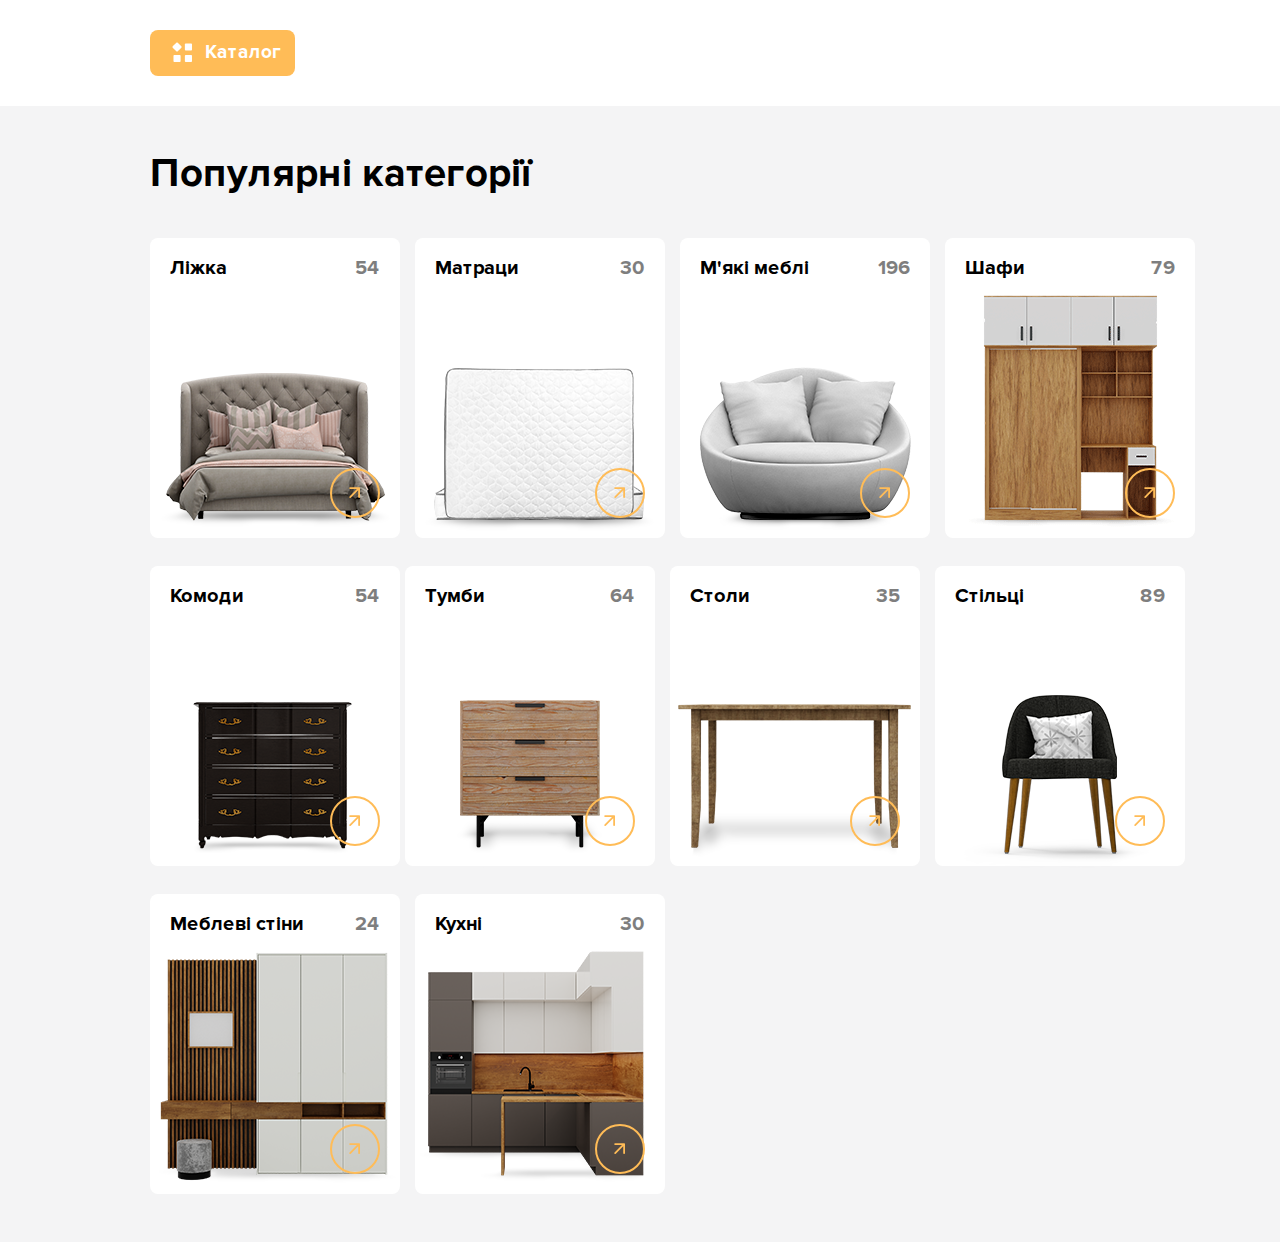
<file: lesson_10/index.html>
<!DOCTYPE html>
<html lang="uk">

	<head>
		<meta charset="UTF-8">
		<meta name="viewport" content="width=device-width, initial-scale=1.0">
		<link rel="stylesheet" href="css/style.css">
		<title>Домашня робота№10</title>
	</head>
	<body>
		<div class="wrapper">
			<header class="header">
				<div class="header__container">
					<a href="#katalog" class="header__button">
						Каталог
					</a>
					<div id="katalog" class="menu">
						<ul class="menu__list">
							<li class="menu__item">
								<a href="#" class="menu__link">
									<img src="img/header/lizhka.svg" alt="bag" class="menu__image">
									<div class="menu__title">Ліжка</div>
								</a>
								<div class="sub-menu">
									<ul class="sub-menu__list">
										<li class="sub-menu__item">
											<a href="#" class="sub-menu__link">
												Односпальні ліжка
											</a>
										</li>
										<li class="sub-menu__item">
											<a href="#" class="sub-menu__link">
												Двоспальні ліжка
											</a>
										</li>
										<li class="sub-menu__item">
											<a href="#" class="sub-menu__link">
												Дитячі ліжка
											</a>
										</li>
									</ul>
								</div>
							</li>
							<li class="menu__item">
								<a href="#" class="menu__link">
									<img src="img/header/matrac.svg" alt="matrac" class="menu__image">
									<div class="menu__title">Матраци</div>
								</a>
								<div class="sub-menu">
									<ul class="sub-menu__list">
										<li class="sub-menu__item">
											<a href="#" class="sub-menu__link">
												Односпальні матраци
											</a>
										</li>
										<li class="sub-menu__item">
											<a href="#" class="sub-menu__link">
												Двоспальні матраци
											</a>
										</li>
										<li class="sub-menu__item">
											<a href="#" class="sub-menu__link">
												Пружинний блок Bonnel
											</a>
										</li>
										<li class="sub-menu__item">
											<a href="#" class="sub-menu__link">
												Пружинний блок Pocket Spring
											</a>
										</li>
										<li class="sub-menu__item">
											<a href="#" class="sub-menu__link">
												Безпружинні матраци
											</a>
										</li>
										<li class="sub-menu__item">
											<a href="#" class="sub-menu__link">
												Матраци з ефектом Зима-Літо
											</a>
										</li>
										<li class="sub-menu__item">
											<a href="#" class="sub-menu__link">
												Футони
											</a>
										</li>
										<li class="sub-menu__item">
											<a href="#" class="sub-menu__link">
												Дитячі матраци
											</a>
										</li>
										<li class="sub-menu__item">
											<a href="#" class="sub-menu__link">
												Матраци Економ
											</a>
										</li>
									</ul>
								</div>
							</li>
							<li class="menu__item">
								<a href="#" class="menu__link">
									<img src="img/header/mm.svg" alt="soft-furniture" class="menu__image">
									<div class="menu__title">М’які меблі</div>
								</a>
							</li>
							<li class="menu__item">
								<a href="#" class="menu__link">
									<img src="img/header/shafa.svg" alt="wardrobe" class="menu__image">
									<div class="menu__title">Шафи</div>
								</a>
							</li>
							<li class="menu__item">
								<a href="#" class="menu__link">
									<img src="img/header/komod.svg" alt="commode" class="menu__image">
									<div class="menu__title">Комоди</div>
								</a>
							</li>
							<li class="menu__item">
								<a href="#" class="menu__link">
									<img src="img/header/tumba.svg" alt="stone" class="menu__image">
									<div class="menu__title">Тумби</div>
								</a>
							</li>
							<li class="menu__item">
								<a href="#" class="menu__link">
									<img src="img/header/stol.svg" alt="table" class="menu__image">
									<div class="menu__title">Столи</div>
								</a>
							</li>
							<li class="menu__item">
								<a href="#" class="menu__link">
									<img src="img/header/stilci.svg" alt="chair" class="menu__image">
									<div class="menu__title">Стільці</div>
								</a>
							</li>
							<li class="menu__item">
								<a href="#" class="menu__link">
									<img src="img/header/mstiny.svg" alt="furniture-wall"
										class="menu__image">
									<div class="menu__title">Меблеві стіни</div>
								</a>
							</li>
							<li class="menu__item">
								<a href="#" class="menu__link">
									<img src="img/header/kuhni.svg" alt="Kitchen" class="menu__image">
									<div class="menu__title">Кухні</div>
								</a>
							</li>
						</ul>

					</div>
				</div>

			</header>
			<main class="page">
				<div class="page__container">
					<div class="popular">
						<div class="popular__title">
							<h2>Популярні категорії</h2>
						</div>
						<div class="cards">
							<a href="#" class="card">
								<div class="card__title">
									<h3>Ліжка</h3>
								</div>
								<div class="card__sub-title">
									54
								</div>
								<div class="card__img">
									<img src="img/main/img1.png" alt="bed">
								</div>
							</a>
							<a href="#" class="card">
								<div class="card__title">
									<h3>Матраци</h3>
								</div>
								<div class="card__sub-title">
									30
								</div>
								<div class="card__img">
									<img src="img/main/img2.png" alt="matras">
								</div>
							</a>
							<a href="#" class="card">
								<div class="card__title">
									<h3>М'які меблі</h3>
								</div>
								<div class="card__sub-title">
									196
								</div>
								<div class="card__img">
									<img src="img/main/img3.png" alt="bed">
								</div>
							</a>
							<a href="#" class="card">
								<div class="card__title">
									<h3>Шафи</h3>
								</div>
								<div class="card__sub-title">
									79
								</div>
								<div class="card__img">
									<img src="img/main/img4.png" alt="bed">
								</div>
							</a>
							<a href="#" class="card">
								<div class="card__title">
									<h3>Комоди</h3>
								</div>
								<div class="card__sub-title">
									54
								</div>
								<div class="card__img">
									<img src="img/main/img5.png" alt="bed">
								</div>
							</a>
							<a href="#" class="card">
								<div class="card__title">
									<h3>Тумби</h3>
								</div>
								<div class="card__sub-title">
									64
								</div>
								<div class="card__img">
									<img src="img/main/img6.png" alt="bed">
								</div>
							</a>
							<a href="#" class="card">
								<div class="card__title">
									<h3>Столи</h3>
								</div>
								<div class="card__sub-title">
									35
								</div>
								<div class="card__img">
									<img src="img/main/img7.png" alt="bed">
								</div>
							</a>
							<a href="#" class="card">
								<div class="card__title">
									<h3>Стільці</h3>
								</div>
								<div class="card__sub-title">
									89
								</div>
								<div class="card__img">
									<img src="img/main/img8.png" alt="bed">
								</div>
							</a>
							<a href="#" class="card">
								<div class="card__title">
									<h3>Меблеві стіни</h3>
								</div>
								<div class="card__sub-title">
									24
								</div>
								<div class="card__img">
									<img src="img/main/img9.png" alt="bed">
								</div>
							</a>
							<a href="#" class="card">
								<div class="card__title">
									<h3>Кухні</h3>
								</div>
								<div class="card__sub-title">
									30
								</div>
								<div class="card__img">
									<img src="img/main/img10.png" alt="bed">
								</div>
							</a>
						</div>
					</div>
				</div>
			</main>

			<footer class="footer"></footer>

		</div>
	</body>

</html>
</file>
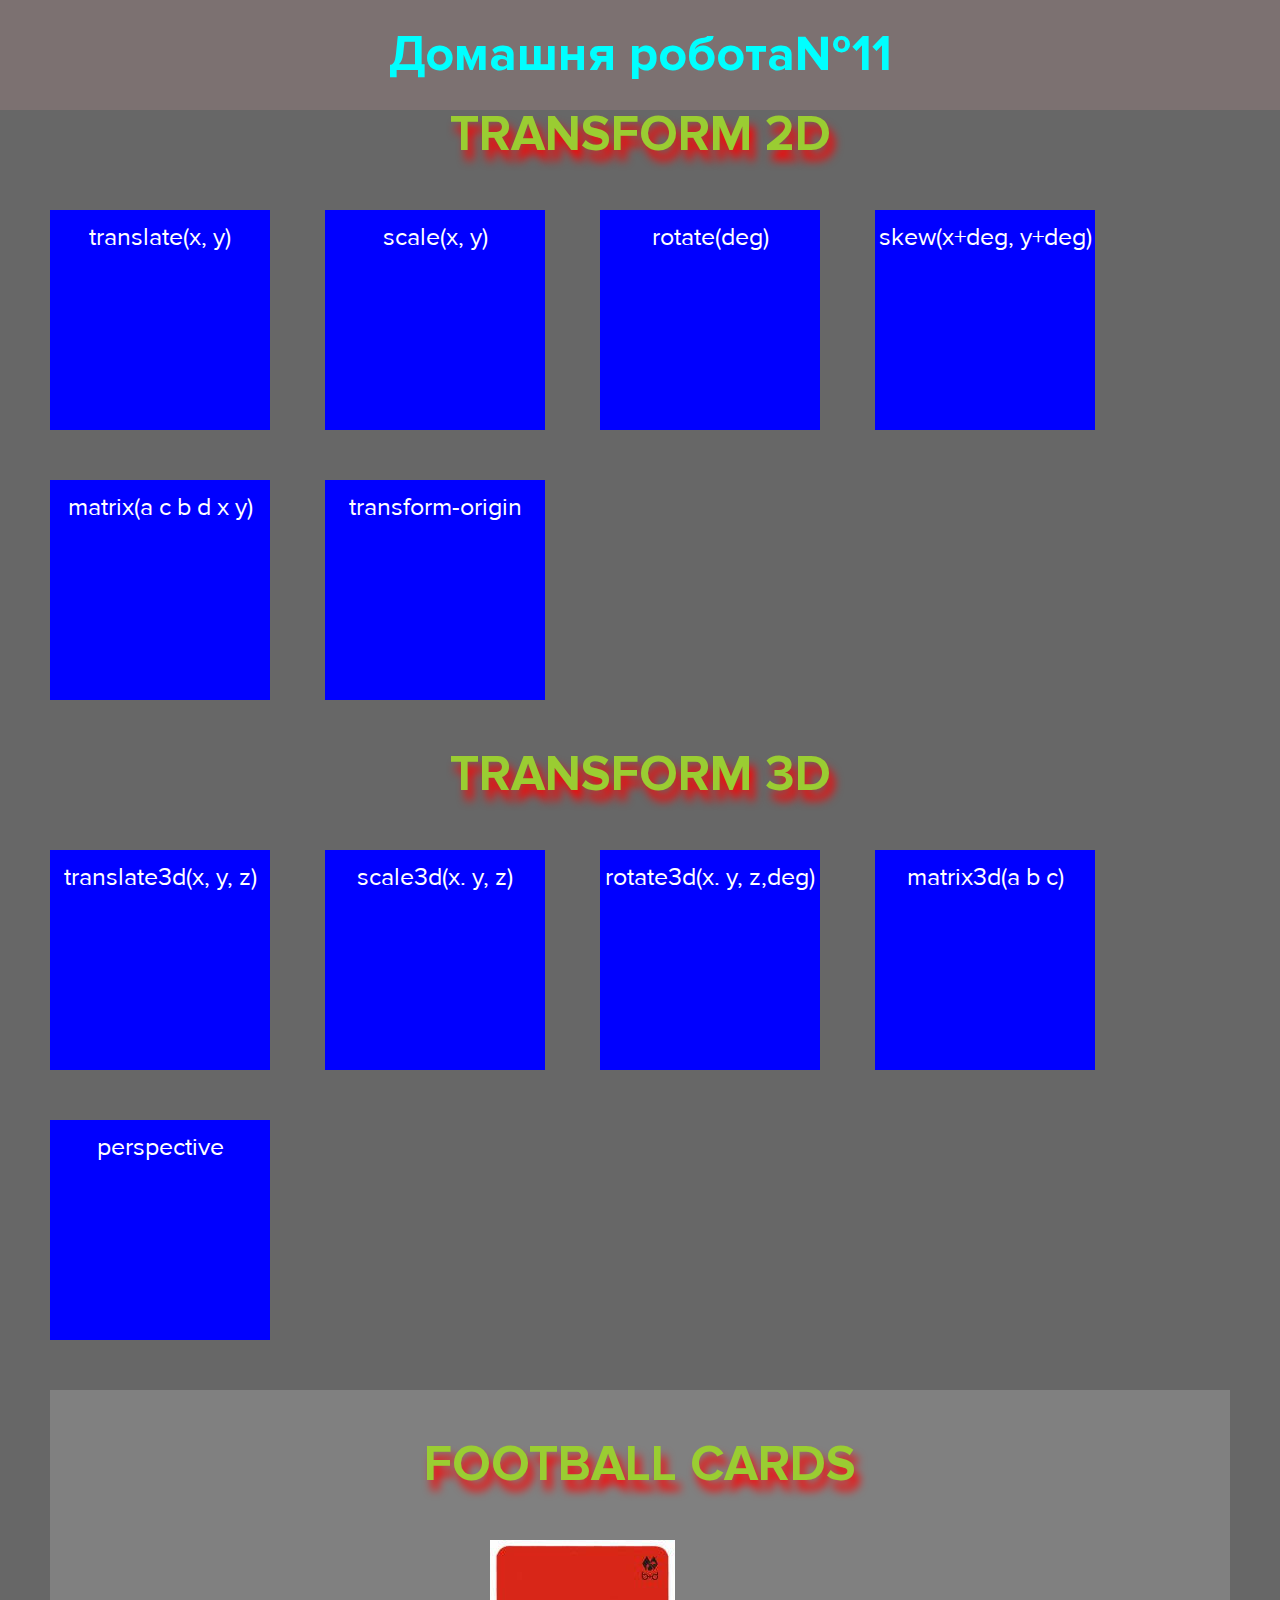
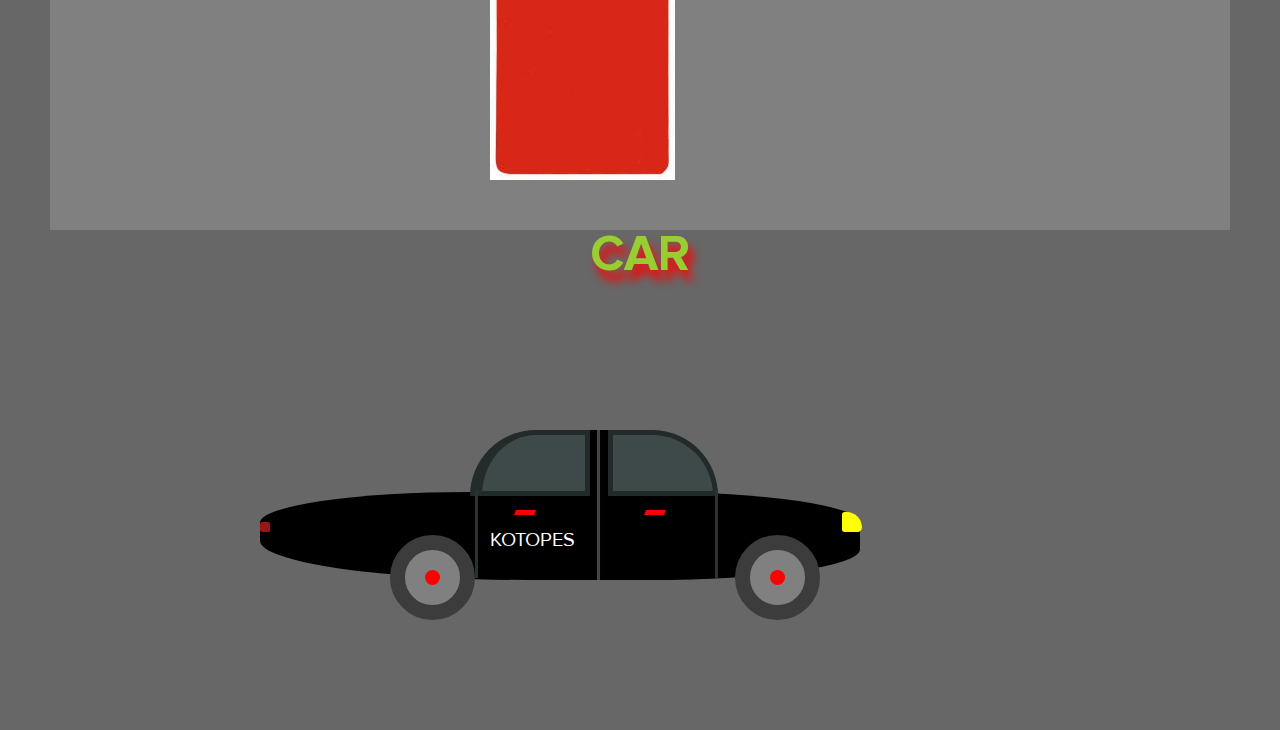
<file: lesson_11/index.html>
<!DOCTYPE html>
<html lang="en">
	<head>
		<meta charset="UTF-8" />
		<meta name="viewport" content="width=device-width, initial-scale=1.0" />
		<link rel="stylesheet" href="css/style.css" />
		<title>Домашня робота№11</title>
	</head>
	<body>
		<div class="wrapper">
			<header class="header">
				<div class="header__container">
					<div class="header__title">
						<h1>Домашня робота№11</h1>
					</div>
				</div>
			</header>
			<main class="page">
				<div class="page__container">
					<div class="transform2d">
						<div class="transform2d__title">
							<h2>transform 2d</h2>
						</div>
						<div class="transform2d__cards cards">
							<div class="cards__item">
								<div class="cards__text">translate(x, y)</div>
							</div>
						</div>
						<div class="transform2d__cards cards">
							<div class="cards__item">
								<div class="cards__text">scale(x, y)</div>
							</div>
						</div>
						<div class="transform2d__cards cards">
							<div class="cards__item">
								<div class="cards__text">rotate(deg)</div>
							</div>
						</div>
						<div class="transform2d__cards cards">
							<div class="cards__item">
								<div class="cards__text">skew(x+deg, y+deg)</div>
							</div>
						</div>
						<div class="transform2d__cards cards">
							<div class="cards__item">
								<div class="cards__text">matrix(a c b d x y)</div>
							</div>
						</div>
						<div class="transform2d__cards cards">
							<div class="cards__item">
								<div class="cards__text">transform-origin</div>
							</div>
						</div>
						<div class="transform3d">
							<div class="transform3d__title">
								<h2>transform 3d</h2>
							</div>
							<div class="transform3d__cards3d cards3d">
								<div class="cards3d__item">
									<div class="cards3d__text">translate3d(x, y, z)</div>
								</div>
							</div>
							<div class="transform3d__cards3d cards3d">
								<div class="cards3d__item">
									<div class="cards3d__text">scale3d(x. y, z)</div>
								</div>
							</div>
							<div class="transform3d__cards3d cards3d">
								<div class="cards3d__item">
									<div class="cards3d__text">rotate3d(x. y, z,deg)</div>
								</div>
							</div>
							<div class="transform3d__cards3d cards3d">
								<div class="cards3d__item">
									<div class="cards3d__text">matrix3d(a b c)</div>
								</div>
							</div>
							<div class="transform3d__cards3d cards3d">
								<div class="cards3d__item">
									<div class="cards3d__text2">perspective</div>
								</div>
							</div>
						</div>
						<div class="football-card">
							<div class="football-card__title">football cards</div>
							<div class="football-card__container">
								<div class="football-card__yellow">
									<img src="img/main/yellow.jpg" alt="yellow-card" />
								</div>
								<div class="football-card__red">
									<img src="img/main/red.jpg" alt="red-card" />
								</div>
							</div>
						</div>
						<div class="car">
							<div class="car__container">
								<div class="car__title">
									<h3>car</h3>
								</div>
								<div class="body-car">
									<div class="body-car__part1"></div>
									<div class="body-car__part2"></div>
									<div class="body-car__part3"></div>
									<div class="body-car__part4"></div>
									<div class="body-car__part5"></div>
									<div class="body-car__part6"></div>
									<div class="body-car__part7"></div>
									<div class="body-car__part8"></div>
									<div class="body-car__part9"></div>
									<div class="body-car__part10"></div>
									<div class="body-car__part11"></div>
									<div class="body-car__part12"></div>
									<div class="body-car__part13"></div>
									<div class="body-car__part14"></div>
									<div class="body-car__part15"></div>
									<div class="body-car__part16">kotopes</div>
								</div>
							</div>
						</div>
					</div>
				</div>
			</main>

			<footer class="footer"></footer>
		</div>
	</body>
</html>
</file>
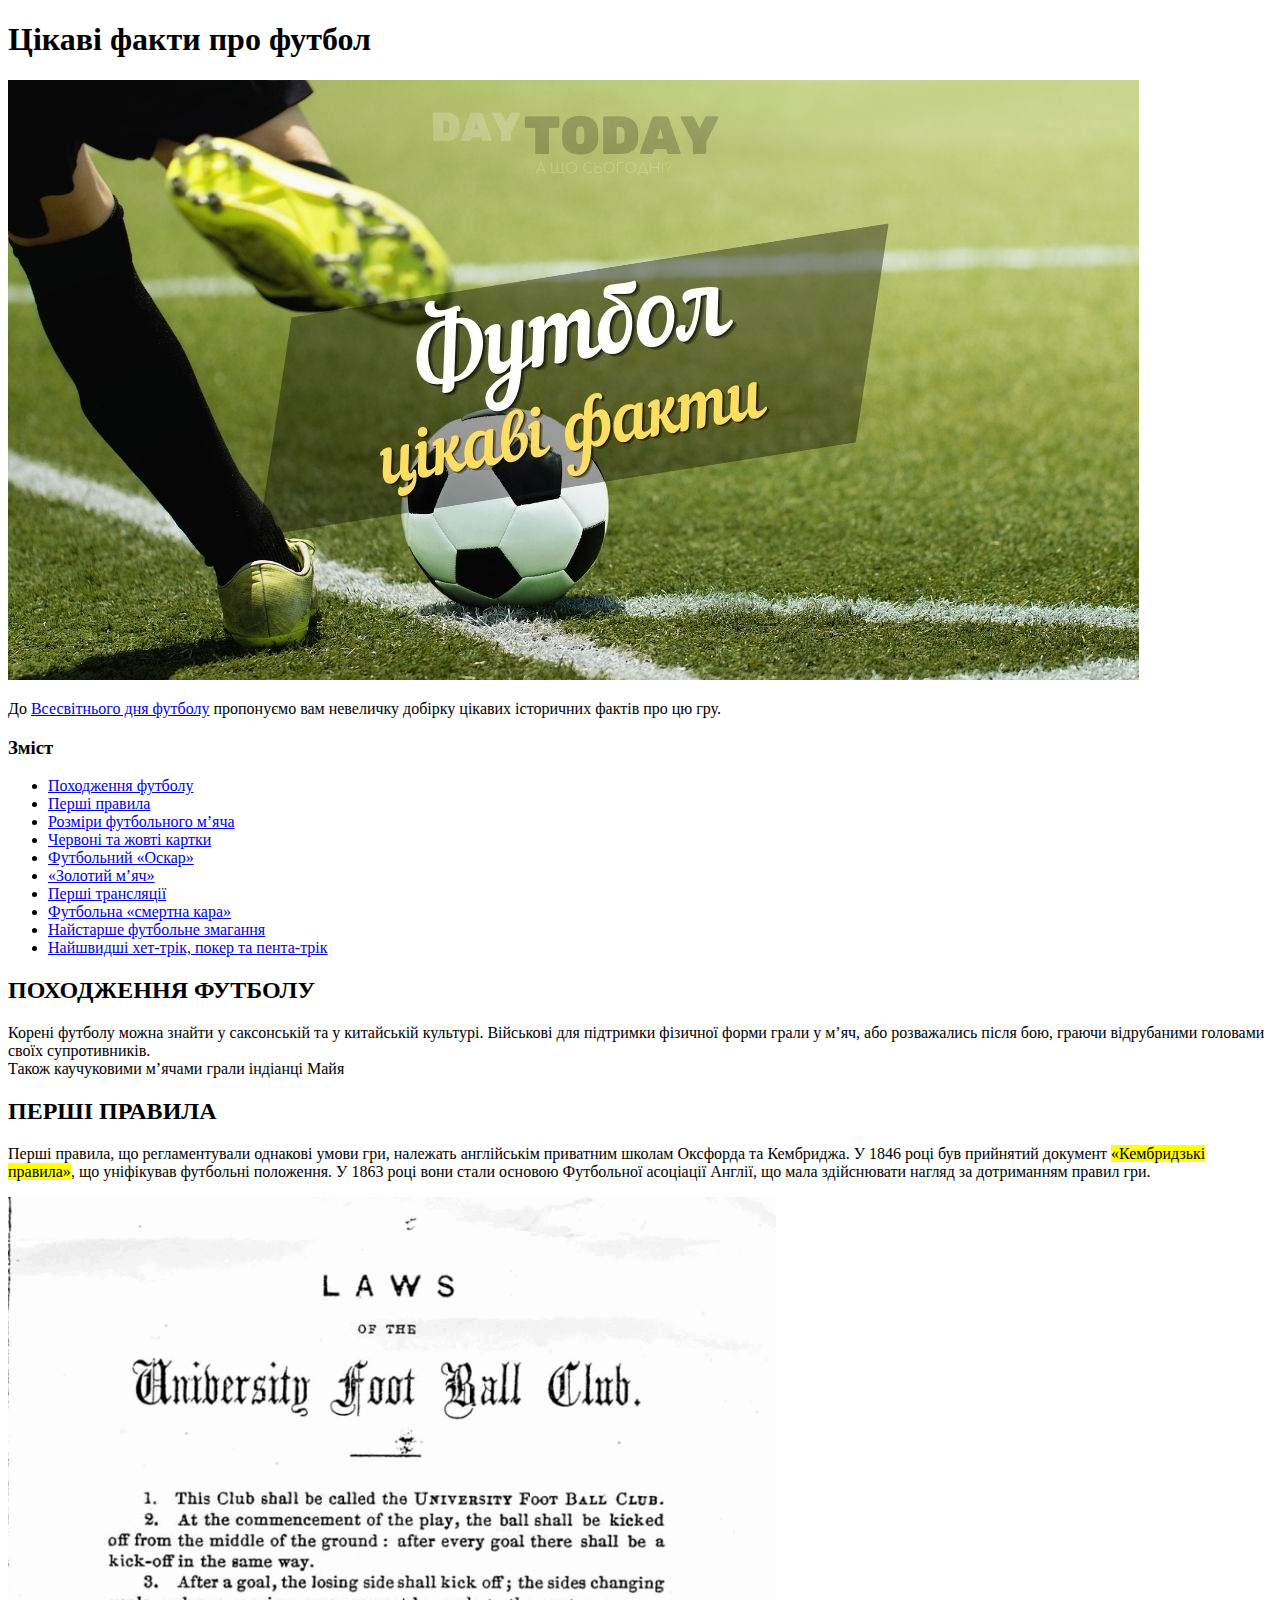
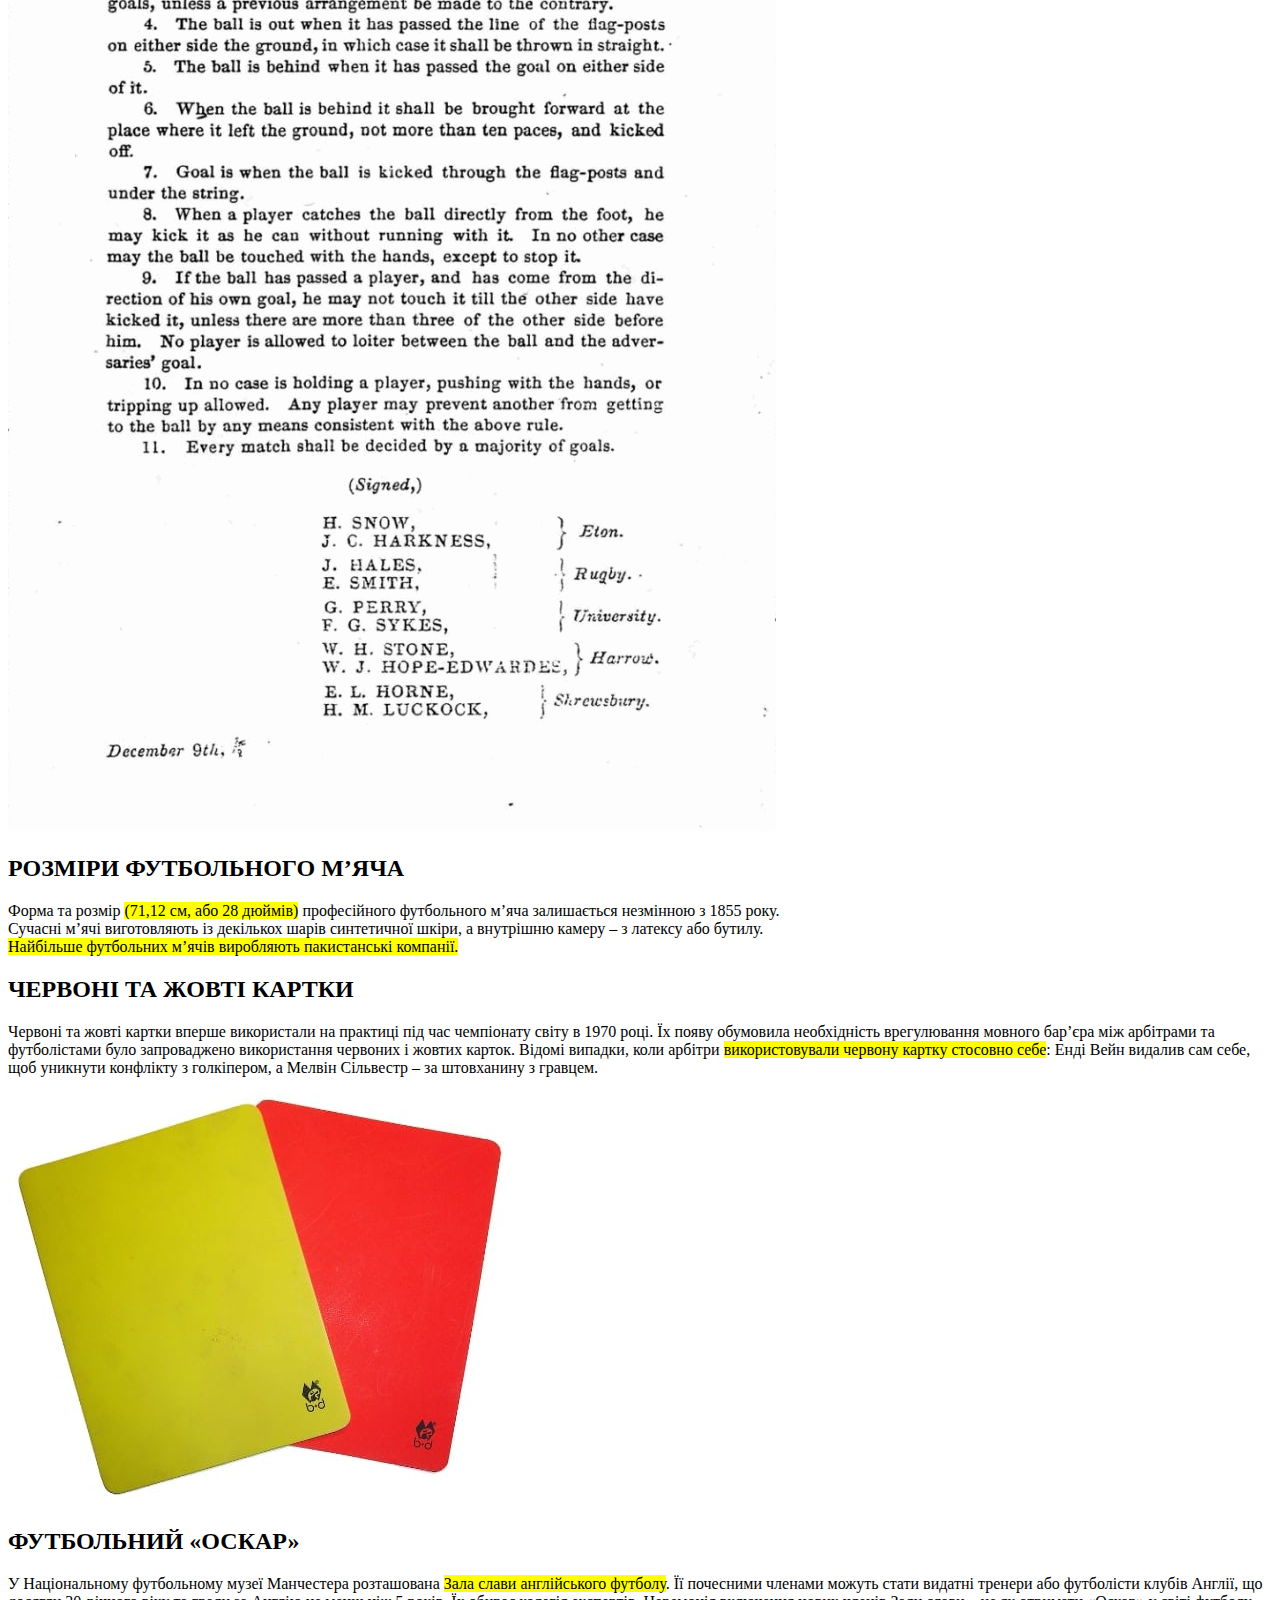
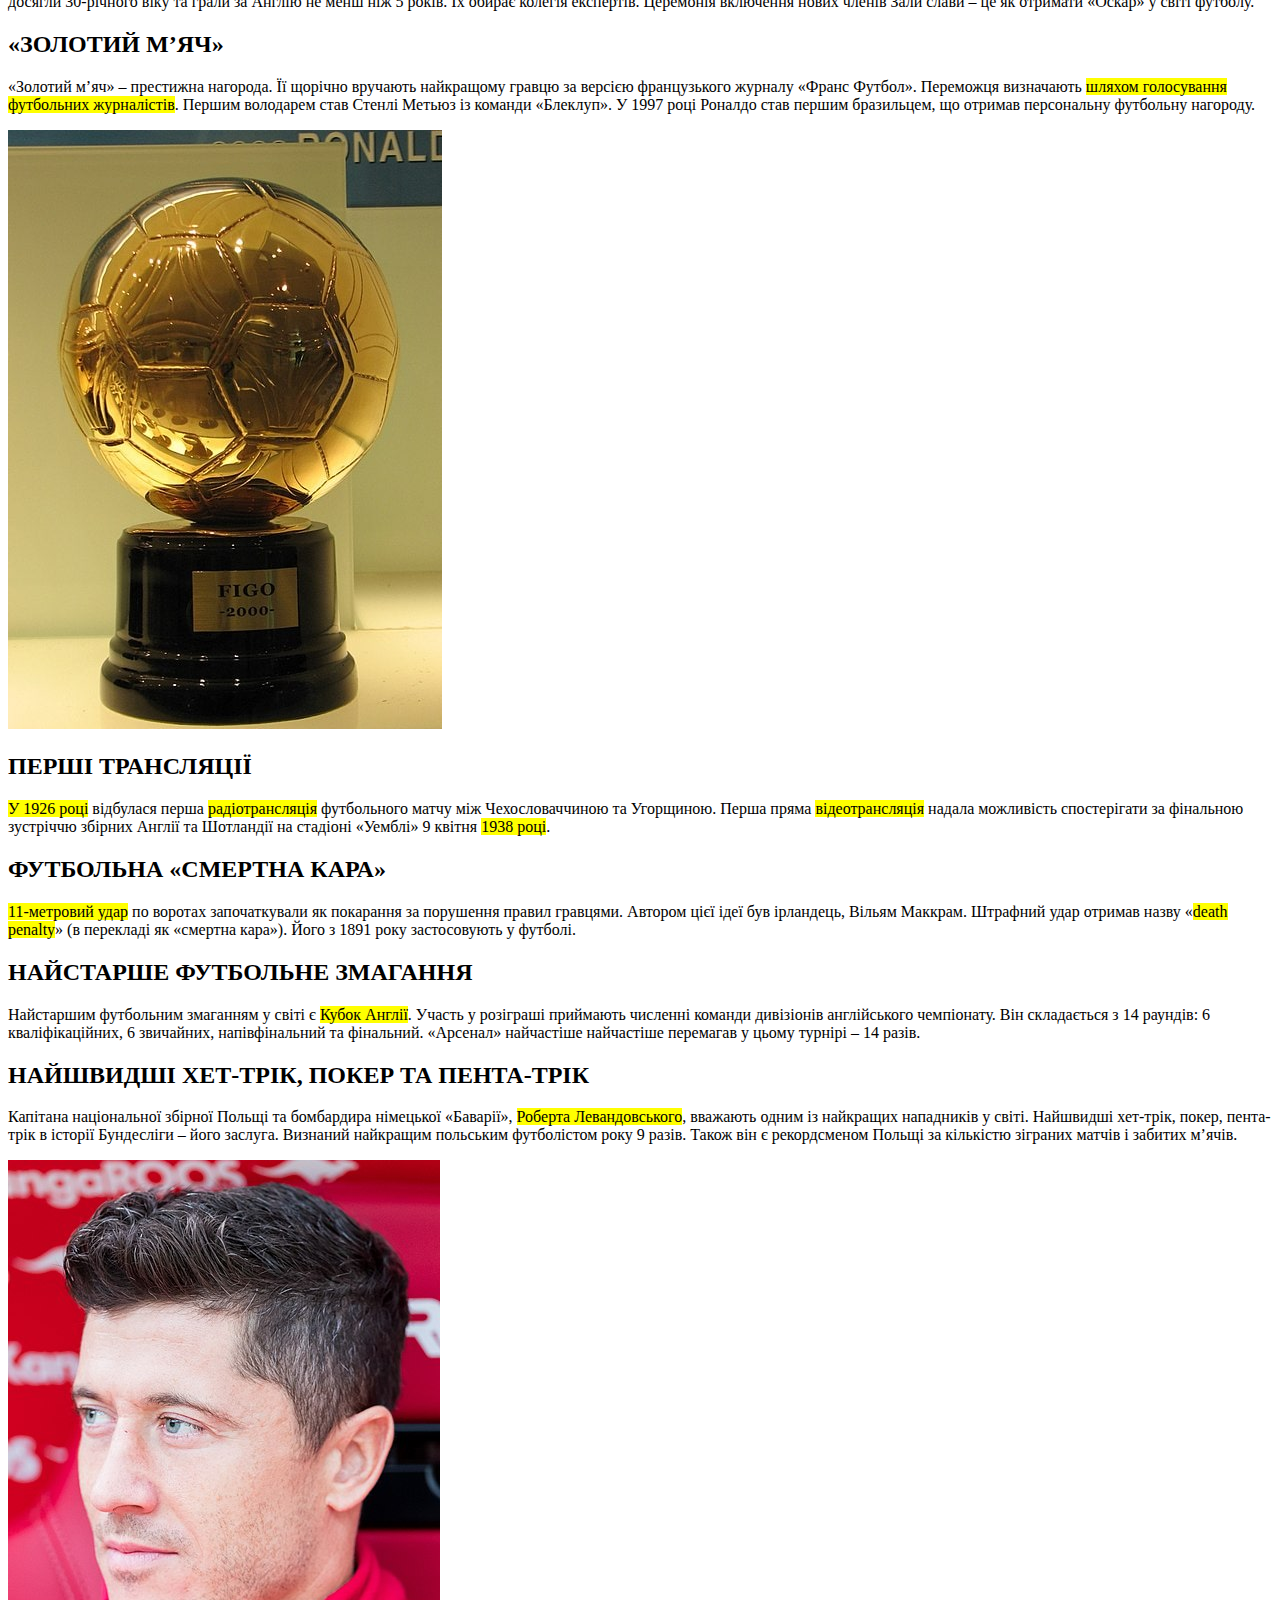
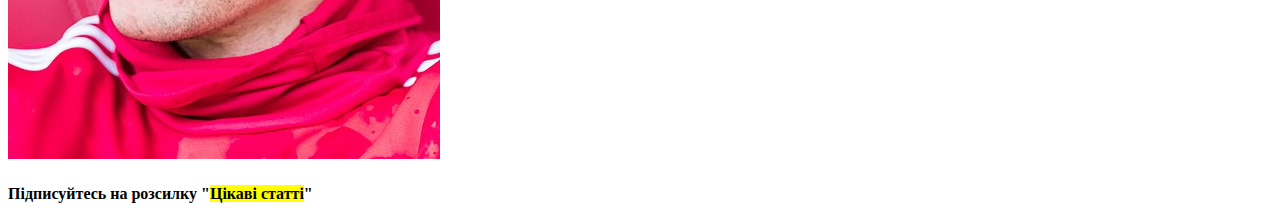
<file: lesson_2/index.html>
<!DOCTYPE html>
<html lang="uk">

	<head>
		<meta charset="UTF-8">
		<meta name="viewport" content="width=device-width, initial-scale=1.0">
		<title>Цікаві факти про футбол</title>
	</head>

	<body>

		<header>

			<div>
				<h1>Цікаві факти про футбол</h1>
			</div>

			<div>
				<img src="img/tsikavi-fakty-pro-futbol.jpg" alt="Цікаві факти про футбол">
			</div>

			<div>
				<p>До <a href="contacts.html" target="_blank">Всесвітнього дня футболу</a>
					пропонуємо вам невеличку добірку
					цікавих історичних фактів про цю гру.</p>
			</div>

			<div>
				<h3>Зміст</h3>
				<ul>
					<li><a href="#football-history">Походження футболу</a></li>
					<li><a href="#first-rules">Перші правила</a></li>
					<li><a href="#size-soccer-ball">Розміри футбольного м’яча</a></li>
					<li><a href="#cards">Червоні та жовті картки</a></li>
					<li><a href="#football-oskar">Футбольний «Оскар»</a></li>
					<li><a href="#golden-ball">«Золотий м’яч»</a></li>
					<li><a href="#first-broadcasts">Перші трансляції</a></li>
					<li><a href="#death-penalty">Футбольна «смертна кара»</a></li>
					<li><a href="#oldest-competition">Найстарше футбольне змагання</a></li>
					<li><a href="#record-holder">Найшвидші хет-трік, покер та
							пента-трік</a></li>
				</ul>
			</div>

		</header>

		<main>

			<div>
				<h2 id="football-history">ПОХОДЖЕННЯ ФУТБОЛУ</h2>
			</div>

			<div>
				<p>Корені футболу можна знайти у саксонській та у китайській культурі.
					Військові для підтримки фізичної форми
					грали у м’яч, або розважались після бою, граючи відрубаними головами своїх
					супротивників. <br> Також
					каучуковими
					м’ячами грали індіанці Майя</p>
			</div>

			<div>
				<h2 id="first-rules">ПЕРШІ ПРАВИЛА</h2>
			</div>

			<div>
				<p>Перші правила, що регламентували однакові умови гри, належать англійськім
					приватним школам Оксфорда та
					Кембриджа. У 1846 році був прийнятий документ <mark>«Кембридзькі
						правила»</mark>, що уніфікував футбольні
					положення. У 1863 році вони стали основою Футбольної асоціації Англії, що
					мала здійснювати нагляд за
					дотриманням правил гри. </p>
			</div>

			<div>
				<img src="img/cambridge_rules.png" alt="«Кембридзькі правила">
			</div>

			<div>
				<h2 id="size-soccer-ball">РОЗМІРИ ФУТБОЛЬНОГО М’ЯЧА</h2>
			</div>

			<div>
				<p>Форма та розмір <mark>(71,12 см, або 28 дюймів)</mark> професійного
					футбольного м’яча залишається незмінною
					з 1855 року. <br> Сучасні м’ячі виготовляють із декількох шарів синтетичної
					шкіри, а внутрішню камеру – з
					латексу
					або бутилу. <br> <mark>Найбільше футбольних м’ячів виробляють пакистанські
						компанії.</mark> </p>
			</div>

			<div>
				<h2 id="cards">ЧЕРВОНІ ТА ЖОВТІ КАРТКИ</h2>
			</div>

			<div>
				<p>Червоні та жовті картки вперше використали на практиці під час чемпіонату
					світу в 1970 році. Їх появу
					обумовила необхідність врегулювання мовного бар’єра між арбітрами та
					футболістами було запроваджено
					використання червоних і жовтих карток. Відомі випадки, коли арбітри
					<mark>використовували червону картку
						стосовно себе</mark>: Енді Вейн видалив сам себе, щоб уникнути конфлікту з
					голкіпером, а Мелвін Сільвестр
					– за штовханину з гравцем.</p>
			</div>

			<div>
				<img src="img/chervona-ta-zhovta-kartky-2.jpg"
					alt="Червоні та жовті картки">
			</div>

			<div>
				<h2 id="football-oskar">ФУТБОЛЬНИЙ «ОСКАР»</h2>
			</div>

			<div>
				<p>
					У Національному футбольному музеї Манчестера розташована <mark>Зала слави
						англійського футболу</mark>. Її
					почесними членами можуть стати видатні тренери або футболісти клубів
					Англії, що досягли 30-річного віку та
					грали за Англію не менш ніж 5 років. Їх обирає колегія експертів. Церемонія
					включення нових членів Зали
					слави – це як отримати «Оскар» у світі футболу.
				</p>
			</div>

			<div>
				<h2 id="golden-ball">«ЗОЛОТИЙ М’ЯЧ»</h2>
			</div>

			<div>
				<p>
					<span>«Золотий м’яч»</span> – престижна нагорода. Її щорічно вручають
					найкращому гравцю за версією
					французького журналу
					«Франс Футбол». Переможця визначають <mark>шляхом голосування футбольних
						журналістів</mark>. Першим
					володарем став Стенлі Метьюз із команди «Блеклуп». У 1997 році Роналдо став
					першим бразильцем, що отримав
					персональну футбольну нагороду.
				</p>
			</div>

			<div>
				<a href="#" title="golden-ball"><img src="img/golden-ball.jpg"
						alt="Золотий-м’яч">
				</a>
			</div>

			<div>
				<h2 id="first-broadcasts">ПЕРШІ ТРАНСЛЯЦІЇ</h2>
			</div>

			<div>
				<p>
					<mark>У 1926 році</mark> відбулася перша <mark>радіотрансляція</mark>
					футбольного матчу між Чехословаччиною
					та Угорщиною. Перша пряма <mark>відеотрансляція</mark> надала можливість
					спостерігати за фінальною зустріччю
					збірних Англії та Шотландії на стадіоні «Уемблі» 9 квітня <mark>1938
						році</mark>.
				</p>
			</div>

			<div>
				<h2 id="death-penalty">ФУТБОЛЬНА «СМЕРТНА КАРА»</h2>
			</div>

			<div>
				<p>
					<mark>11-метровий удар</mark> по воротах започаткували як покарання за
					порушення правил гравцями. Автором
					цієї ідеї був ірландець, Вільям Маккрам. Штрафний удар отримав назву
					«<mark>death penalty</mark>» (в
					перекладі як «смертна кара»). Його з 1891 року застосовують у футболі.
				</p>
			</div>

			<div>
				<h2 id="oldest-competition">НАЙСТАРШЕ ФУТБОЛЬНЕ ЗМАГАННЯ</h2>
			</div>

			<div>
				<p>
					Найстаршим футбольним змаганням у світі є <mark>Кубок Англії</mark>. Участь
					у розіграші приймають численні
					команди дивізіонів англійського чемпіонату. Він складається з 14 раундів: 6
					кваліфікаційних, 6 звичайних,
					напівфінальний та фінальний. <span>«Арсенал»</span> найчастіше найчастіше
					перемагав у цьому турнірі – 14
					разів.
				</p>
			</div>

			<div>
				<h2 id="record-holder">НАЙШВИДШІ ХЕТ-ТРІК, ПОКЕР ТА ПЕНТА-ТРІК</h2>
			</div>

			<div>
				<p>
					Капітана національної збірної Польщі та бомбардира німецької «Баварії»,
					<mark>Роберта Левандовського</mark>,
					вважають одним із найкращих нападників у світі. Найшвидші хет-трік, покер,
					пента-трік в історії Бундесліги –
					його заслуга. Визнаний найкращим польським футболістом року 9 разів. Також
					він є рекордсменом Польщі за
					кількістю зіграних матчів і забитих м’ячів.
				</p>
			</div>

			<div>
				<a href="#" title="Robert-Lewandowski"><img
						src="img/robert-lewandowski.jpg" alt="Роберт Левандовськи">
				</a>
			</div>

			<footer>
				<div>
					<h4>Підписуйтесь на розсилку "<mark>Цікаві статті</mark>"</h4>
				</div>
			</footer>

		</main>

	</body>

</html>
</file>
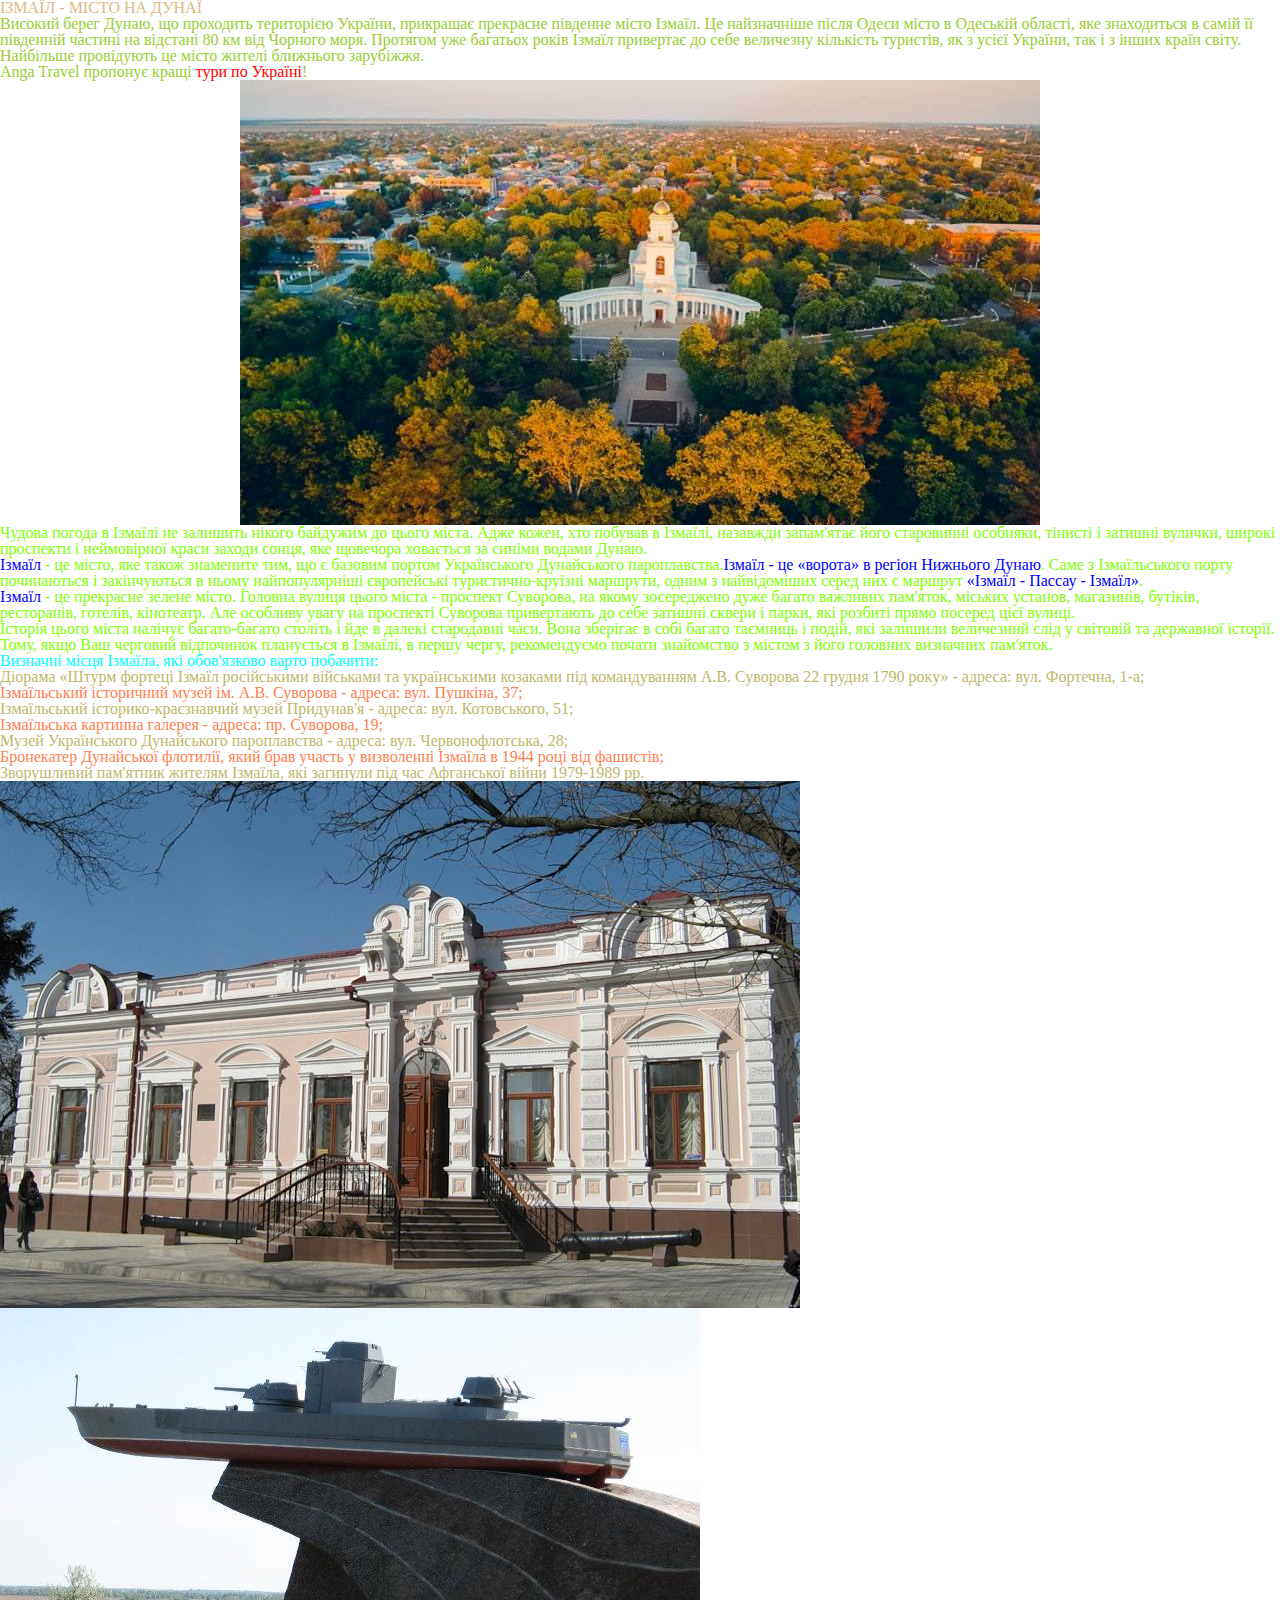
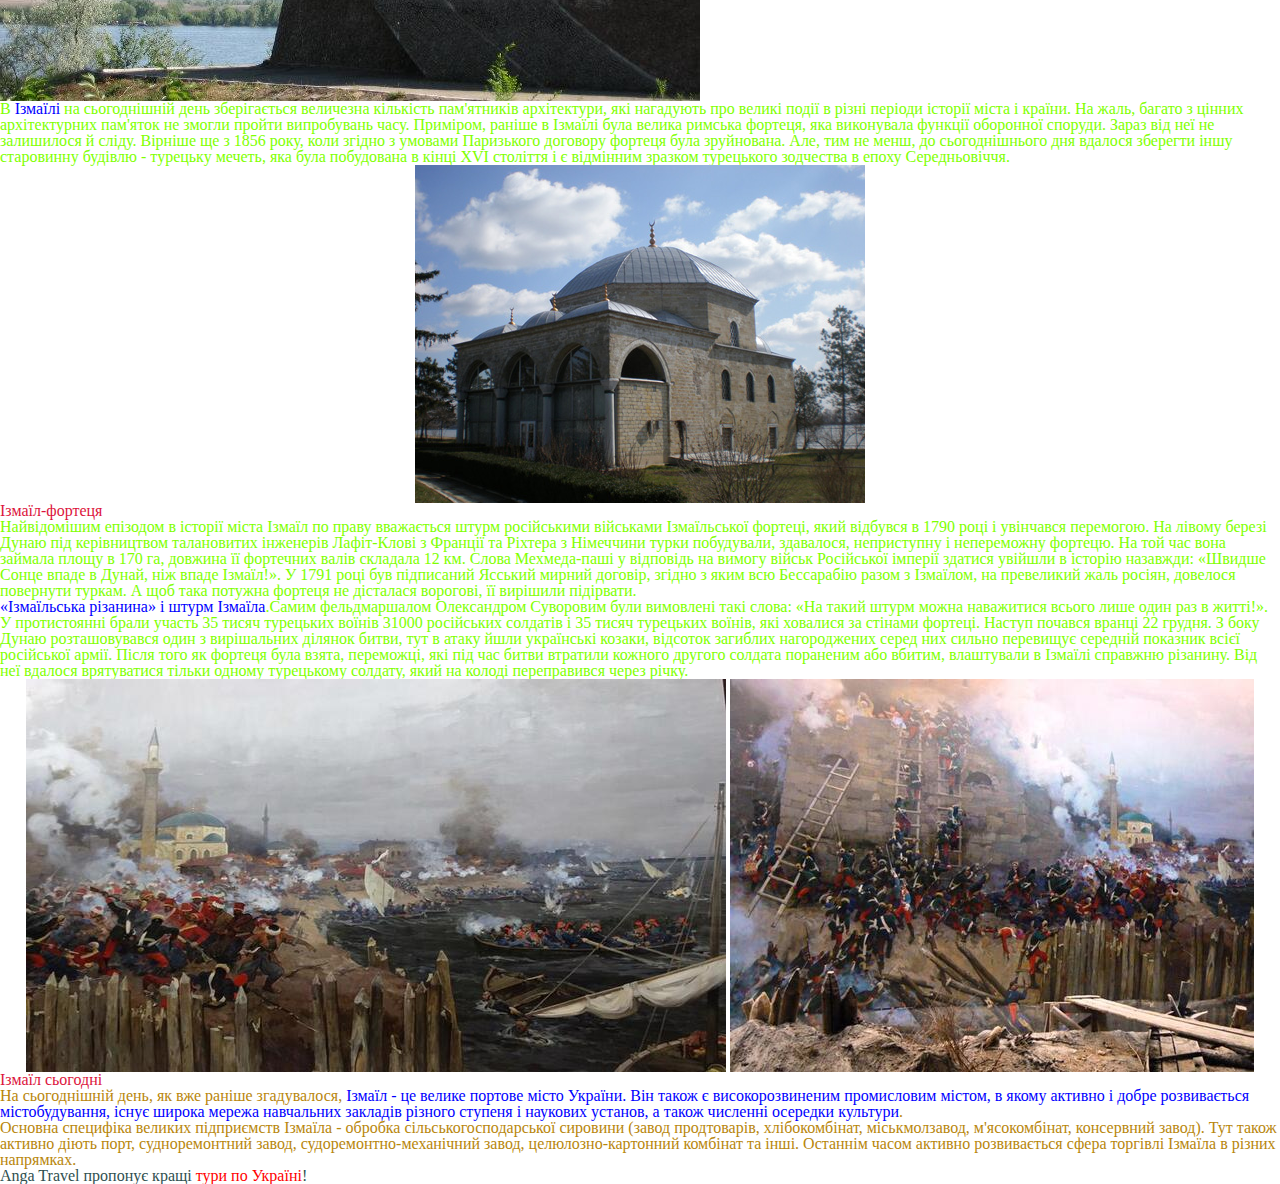
<file: lesson_3/index.html>
<!DOCTYPE html>
<html lang="uk">

	<head>
		<meta charset="UTF-8">
		<meta name="viewport" content="width=device-width, initial-scale=1.0">
		<!-- вариант 3 для подключения css (основной способ) -->
		<link rel="stylesheet" href="css/style.css">
		<title>lesson 3</title>
	</head>

	<body>

		<div class="page">
			<header>
				<div class="title-header">
					ІЗМАЇЛ - МІСТО НА ДУНАЇ
				</div>
				<div class="text-header">
					<p>
						Високий берег Дунаю, що проходить територією України, прикрашає прекрасне
						південне місто Ізмаїл. Це найзначніше після Одеси місто в Одеській
						області, яке знаходиться в самій її південній частині на відстані 80 км
						від Чорного моря. Протягом уже багатьох років Ізмаїл привертає до себе
						величезну кількість туристів, як з усієї України, так і з інших країн
						світу. Найбільше провідують це місто жителі ближнього зарубіжжя.
					</p>
				</div>
				<div class="text-header">
					<p>
						Anga Travel пропонує кращі <a class="link" target="_blank"
							href="https://anga.ua/list/tury_po_ukraini/"> тури по
							Україні</a>!
					</p>
				</div>
			</header>
			<main>
				<div class="image"><img src="img/sobor-Izmail.jpg" alt="Собор"></div>
				<div class="text-main">
					<p>
						Чудова погода в Ізмаїлі не залишить нікого байдужим до цього міста. Адже
						кожен, хто побував в Ізмаїлі, назавжди запам'ятає його старовинні
						особняки, тінисті і затишні вулички, широкі проспекти і неймовірної краси
						заходи сонця, яке щовечора ховається за синіми водами Дунаю.
					</p>
					<p>
						<span class="span">Ізмаїл</span> - це місто, яке також знамените тим, що є
						базовим портом Українського Дунайського пароплавства.<span
							class="span">Ізмаїл - це «ворота» в регіон Нижнього Дунаю</span>. Саме з
						Ізмаїльського порту починаються і закінчуються в ньому найпопулярніші
						європейські туристично-круїзні маршрути, одним з найвідоміших серед них є
						маршрут <span class="span">«Ізмаїл - Пассау - Ізмаїл»</span>.
					</p>
					<p>
						<span class="span">Ізмаїл</span> - це прекрасне зелене місто. Головна
						вулиця цього міста - проспект Суворова, на якому зосереджено дуже багато
						важливих пам'яток, міських установ, магазинів, бутіків, ресторанів,
						готелів, кінотеатр. Але особливу увагу на проспекті Суворова привертають
						до себе затишні сквери і парки, які розбиті прямо посеред цієї вулиці.
					</p>
					<p>
						Історія цього міста налічує багато-багато століть і йде в далекі
						стародавні часи. Вона зберігає в собі багато таємниць і подій, які
						залишили величезний слід у світовій та державної історії. Тому, якщо Ваш
						черговий відпочинок планується в Ізмаїлі, в першу чергу, рекомендуємо
						почати знайомство з містом з його головних визначних пам'яток.
					</p>
				</div>
				<div class="list">
					<ul>
						<li>
							<h2 class="list-title">
								Визначні місця Ізмаїла, які обов'язково варто побачити:
							</h2>
						</li>
						<li class="list-item">
							Діорама «Штурм фортеці Ізмаїл російськими військами та українськими
							козаками під командуванням А.В. Суворова 22 грудня 1790 року» - адреса:
							вул. Фортечна, 1-а;
						</li>
						<li>
							Ізмаїльський історичний музей ім. А.В. Суворова - адреса: вул. Пушкіна,
							37;
						</li>
						<li class="list-item">
							Ізмаїльський історико-краєзнавчий музей Придунав'я - адреса: вул.
							Котовського, 51;
						</li>
						<li>
							Ізмаїльська картинна галерея - адреса: пр. Суворова, 19;
						</li>
						<li class="list-item">
							Музей Українського Дунайського пароплавства - адреса: вул.
							Червонофлотська, 28;
						</li>
						<li>
							Бронекатер Дунайської флотилії, який брав участь у визволенні Ізмаїла в
							1944 році від фашистів;
						</li>
						<li class="list-item">
							Зворушливий пам'ятник жителям Ізмаїла, які загинули під час Афганської
							війни 1979-1989 рр.
						</li>
					</ul>
					<img src="img/Suvorov-Museum.jpg" alt="Музей Суворова">
					<img src="img/Armored-boat.jpg" alt="Бронекатер">
				</div>
				<div class="text-main">
					<p>
						В <span class="span">Ізмаїлі</span> на сьогоднішній день зберігається
						величезна кількість
						пам'ятників архітектури, які нагадують про великі події в різні періоди історії міста і країни. На жаль, багато з цінних архітектурних пам'яток
						не змогли пройти випробувань часу. Приміром, раніше в Ізмаїлі була велика
						римська фортеця, яка виконувала функції оборонної споруди. Зараз від неї
						не залишилося й сліду. Вірніше ще з 1856 року, коли згідно з умовами
						Паризького договору фортеця була зруйнована. Але, тим не менш, до
						сьогоднішнього дня вдалося зберегти іншу старовинну будівлю - турецьку
						мечеть, яка була побудована в кінці XVI століття і є відмінним зразком
						турецького зодчества в епоху Середньовіччя.
					</p>
				</div>
				<div class="image">
					<img src="img/mosque.jpg" alt="Мечеть">
				</div>
				<div class="title-main">
					<h3>
						Ізмаїл-фортеця
					</h3>
				</div>
				<div class="text-main">
					<p>
						Найвідомішим епізодом в історії міста Ізмаїл по праву вважається штурм
						російськими військами Ізмаїльської фортеці, який відбувся в 1790 році і
						увінчався перемогою. На лівому березі Дунаю під керівництвом талановитих
						інженерів Лафіт-Клові з Франції та Ріхтера з Німеччини турки побудували,
						здавалося, неприступну і непереможну фортецю. На той час вона займала
						площу в 170 га, довжина її фортечних валів складала 12 км. Слова
						Мехмеда-паші у відповідь на вимогу військ Російської імперії здатися
						увійшли в історію назавжди: «Швидше Сонце впаде в Дунай, ніж впаде
						Ізмаїл!». У 1791 році був підписаний Ясський мирний договір, згідно з яким
						всю Бессарабію разом з Ізмаїлом, на превеликий жаль росіян, довелося
						повернути туркам. А щоб така потужна фортеця не дісталася ворогові, її
						вирішили підірвати.
					</p>
					<p>
						<span class="span">«Ізмаїльська різанина» і штурм Ізмаїла</span>.Самим
						фельдмаршалом Олександром Суворовим були вимовлені такі слова: «На такий
						штурм можна наважитися всього лише один раз в житті!». У протистоянні
						брали участь 35 тисяч турецьких воїнів 31000 російських солдатів і 35
						тисяч турецьких воїнів, які ховалися за стінами фортеці. Наступ почався
						вранці 22 грудня. З боку Дунаю розташовувався один з вирішальних ділянок
						битви, тут в атаку йшли українські козаки, відсоток загиблих нагороджених
						серед них сильно перевищує середній показник всієї російської армії. Після
						того як фортеця була взята, переможці, які під час битви втратили кожного
						другого солдата пораненим або вбитим, влаштували в Ізмаїлі справжню
						різанину. Від неї вдалося врятуватися тільки одному турецькому солдату,
						який на колоді переправився через річку.
					</p>
					<div class="image">
						<img src="img/assault.jpg" alt="Штурм">
						<img src="img/assault2.jpg" alt="штурм">
					</div>
				</div>
				<div class="title-main">
					<h4>Ізмаїл сьогодні</h4>
				</div>
			</main>
		</div>
		<p>
			На сьогоднішній день, як вже раніше згадувалося, <span class="span">Ізмаїл
				- це велике портове місто України. Він також є високорозвиненим
				промисловим містом, в якому активно і добре розвивається містобудування,
				існує широка мережа навчальних закладів різного ступеня і наукових
				установ, а також численні осередки культури</span>.
		</p>
		<p>
			Основна специфіка великих підприємств Ізмаїла - обробка
			сільськогосподарської сировини (завод продтоварів, хлібокомбінат,
			міськмолзавод, м'ясокомбінат, консервний завод). Тут також активно діють
			порт, судноремонтний завод, судоремонтно-механiчний завод,
			целюлозно-картонний комбінат та інші. Останнім часом активно розвивається
			сфера торгівлі Ізмаїла в різних напрямках.
		</p>
		<div class="footer">
			<p>
				Anga Travel пропонує кращі <a class="link" target="_blank"
					href="https://anga.ua/list/tury_po_ukraini/"> тури по
					Україні</a>!
			</p>
		</div>

	</body>

</html>
</file>
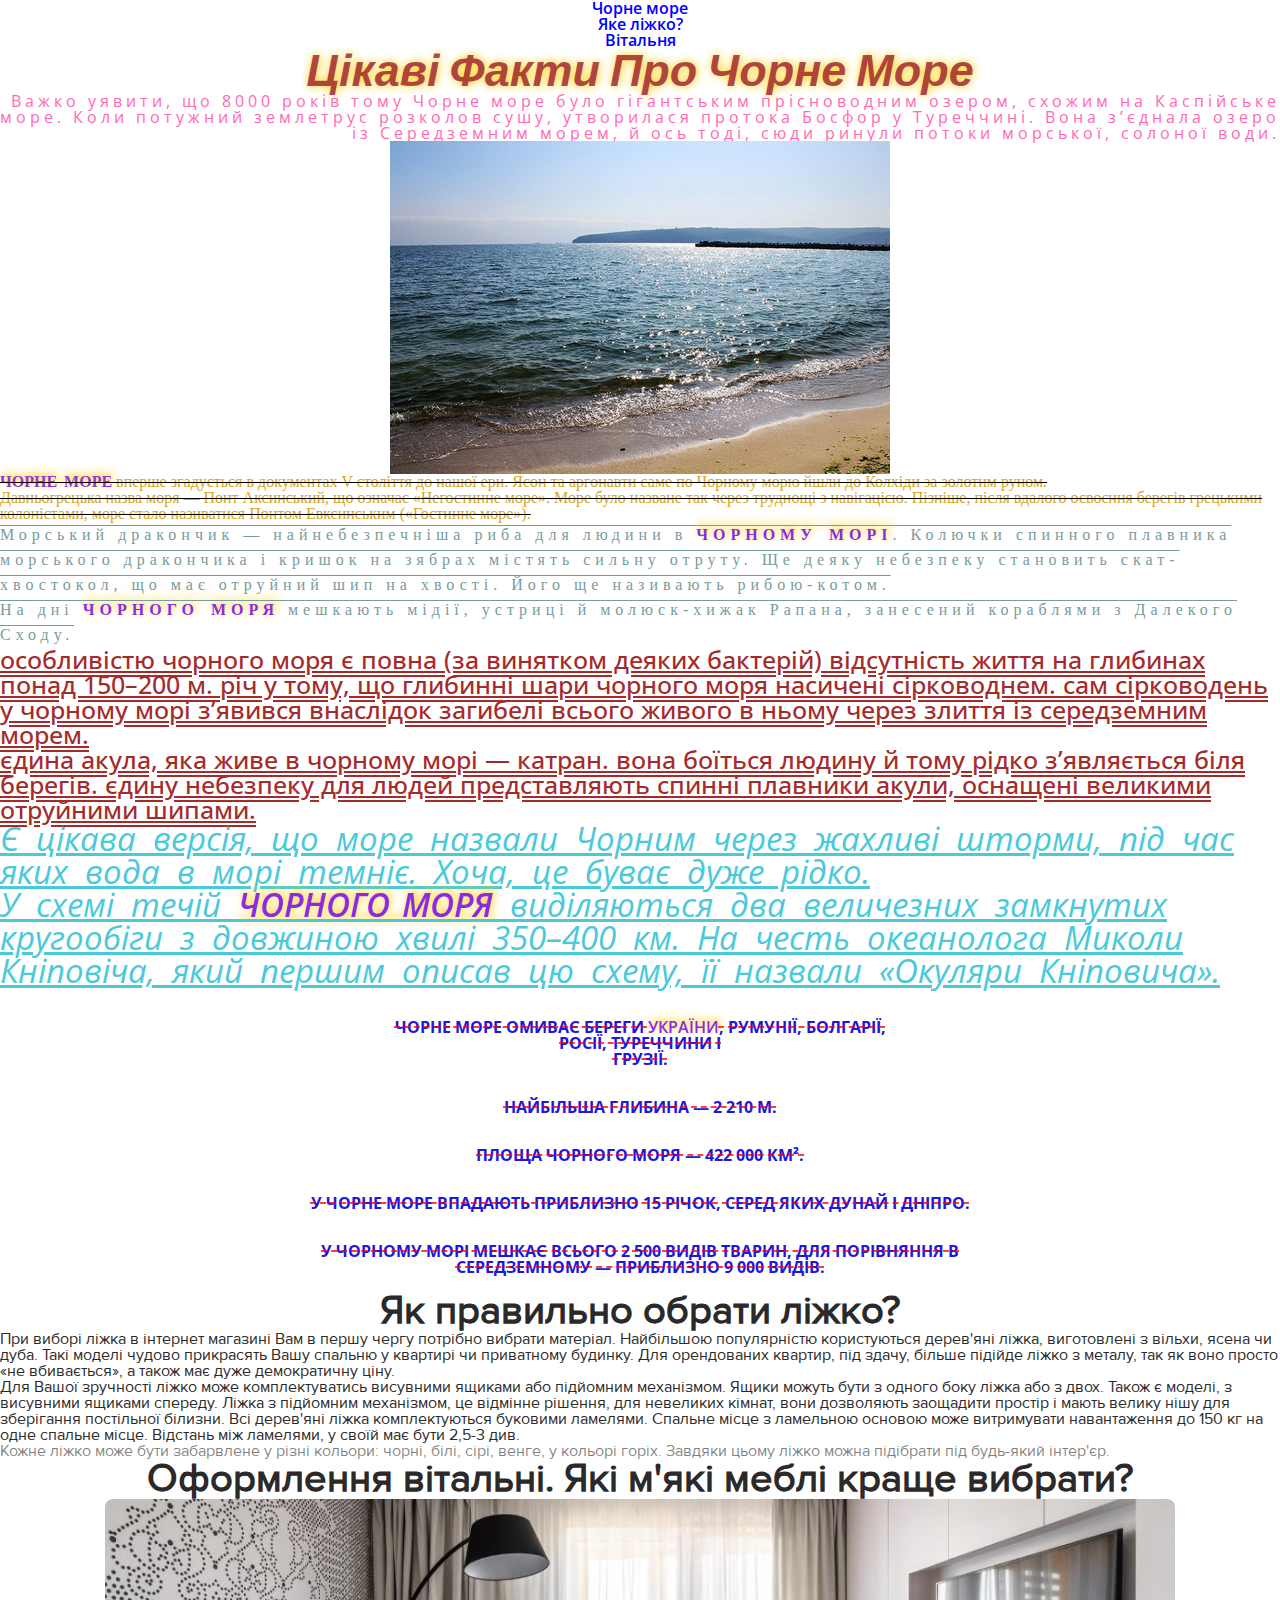
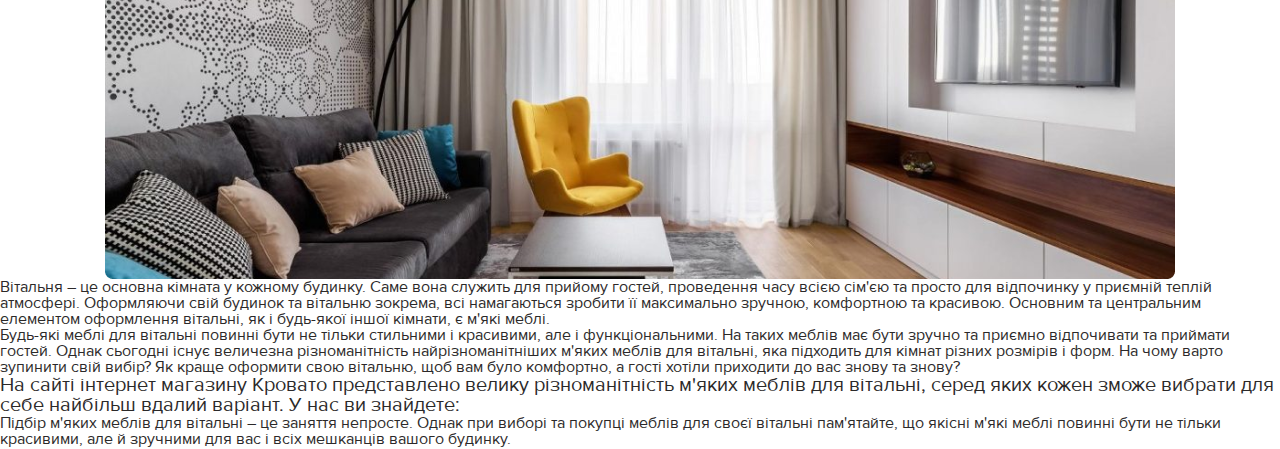
<file: lesson_4/index.html>
<!DOCTYPE html>
<html lang="uk">

	<head>
		<meta charset="UTF-8">
		<meta name="viewport" content="width=device-width, initial-scale=1.0">
		<link rel="stylesheet" href="css/style.css">
		<title>Цікаві факти про Чорне море</title>
	</head>

	<body>
		<div class="page">
			<header>
				<div class="header">
					<ol>
						<li><a href="#black-sea">Чорне море</a></li>
						<li><a href="#bed">Яке ліжко?</a></li>
						<li><a href="#room">Вітальня</a></li>
					</ol>
				</div>
			</header>
			<main>
				<div class="title">
					<h1>Цікаві факти про Чорне море</h1>
				</div>
				<div class="text" id="black-sea">
					<p>
						Важко уявити, що 8000 років тому Чорне море було гігантським прісноводним
						озером, схожим на Каспійське море. Коли потужний землетрус розколов сушу,
						утворилася протока Босфор у Туреччині. Вона з’єднала озеро із Середземним
						морем, й ось тоді, сюди ринули потоки морської, солоної води.
					</p>
				</div>
				<div class="img">
					<img src="img/black-sea.jpg" alt="Чорне море">
				</div>
				<div class="text-2">
					<p>
						<span class="span">Чорне море</span> вперше згадується в документах V
						століття до нашої ери. Ясон та
						аргонавти саме по Чорному морю йшли до Колхіди за золотим руном.
					</p>
					<p>Давньогрецька назва моря — Понт Аксинський, що означає «Негостинне
						море». Море було назване так через труднощі з навігацією. Пізніше, після
						вдалого освоєння берегів грецькими колоністами, море стало називатися
						Понтом Евксинським («Гостинне море»).</p>
				</div>
				<div class="text-3">
					<p>
						Морський дракончик — найнебезпечніша риба для людини в <span
							class="span">Чорному морі</span>.
						Колючки спинного плавника морського дракончика і кришок на зябрах містять
						сильну отруту. Ще деяку небезпеку становить скат-хвостокол, що має
						отруйний шип на хвості. Його ще називають рибою-котом.
					</p>
					<p>
						На дні <span class="span">Чорного моря</span> мешкають мідії, устриці й
						молюск-хижак Рапана,
						занесений кораблями з Далекого Сходу.
					</p>

				</div>
				<div class="text-4">
					<p>
						Особливістю Чорного моря є повна (за винятком деяких бактерій) відсутність
						життя на глибинах понад 150–200 м. Річ у тому, що глибинні шари Чорного
						моря насичені сірководнем. Сам сірководень у Чорному морі з’явився
						внаслідок загибелі всього живого в ньому через злиття із Середземним
						морем.
					</p>
					<p>
						Єдина акула, яка живе в Чорному морі — Катран. Вона боїться людину й тому
						рідко з’являється біля берегів. Єдину небезпеку для людей представляють
						спинні плавники акули, оснащені великими отруйними шипами.
					</p>
				</div>
				<div class="text-5">
					<p>
						Є цікава версія, що море назвали Чорним через жахливі шторми, під час яких
						вода в морі темніє. Хоча, це буває дуже рідко.
					</p>
					<p>
						У схемі течій <span class="span">Чорного моря</span> виділяються два
						величезних замкнутих кругообіги
						з довжиною хвилі 350–400 км. На честь океанолога Миколи Кніповіча, який
						першим описав цю схему, її назвали «Окуляри Кніповича».
					</p>

				</div>
				<div class="text-6">
					<p>
						Чорне море омиває береги <a
							href="https://ru.wikipedia.org/wiki/%D0%A3%D0%BA%D1%80%D0%B0%D0%B8%D0%BD%D0%B0"
							target="_blank"><span class="span">України</span></a>, Румунії, Болгарії,
						Росії, Туреччини і
						Грузії.
					</p>
					<p>
						Найбільша глибина — 2 210 м.
					</p>
					<p>
						Площа Чорного моря — 422 000 км².
					</p>
					<p>
						У Чорне море впадають приблизно 15 річок, серед яких Дунай і Дніпро.
					</p>
					<p>
						У Чорному морі мешкає всього 2 500 видів тварин, для порівняння в
						Середземному — приблизно 9 000 видів.
					</p>
				</div>

				<div class="krovato">
					<div class="title-krovato">
						<h3 id="bed">
							Як правильно обрати ліжко?
						</h3>
					</div>
					<div class="krovato-text">
						<p>
							При виборі ліжка в інтернет магазині Вам в першу чергу потрібно вибрати
							матеріал. Найбільшою популярністю користуються дерев'яні ліжка,
							виготовлені з вільхи, ясена чи дуба. Такі моделі чудово прикрасять Вашу
							спальню у квартирі чи приватному будинку. Для орендованих квартир, під
							здачу, більше підійде ліжко з металу, так як воно просто «не вбивається»,
							а також має дуже демократичну ціну.
						</p>
						<p>
							Для Вашої зручності ліжко може комплектуватись висувними ящиками або
							підйомним механізмом. Ящики можуть бути з одного боку ліжка або з двох.
							Також є моделі, з висувними ящиками спереду. Ліжка з підйомним
							механізмом, це відмінне рішення, для невеликих кімнат, вони дозволяють
							заощадити простір і мають велику нішу для зберігання постільної білизни.
							Всі дерев'яні ліжка комплектуються буковими ламелями. Спальне місце з
							ламельною основою може витримувати навантаження до 150 кг на одне спальне
							місце. Відстань між ламелями, у своїй має бути 2,5-3 див.
						</p>
						<p class="text-gba">
							Кожне ліжко може бути забарвлене у різні кольори: чорні, білі, сірі,
							венге, у кольорі горіх. Завдяки цьому ліжко можна підібрати під будь-який
							інтер'єр.
						</p>
					</div>
				</div>
				<div class="living-room">
					<h3 id="room">
						Оформлення вітальні. Які м'які меблі краще вибрати?
					</h3>
					<div class="img-room">
						<img src="img/living-room.png" title="Вітальня" alt="Вітальня">
					</div>
				</div>
				<div class="text-room">
					<p>
						Вітальня – це основна кімната у кожному будинку. Саме вона служить для
						прийому гостей, проведення часу всією сім'єю та просто для відпочинку
						у приємній теплій атмосфері. Оформляючи свій будинок та вітальню зокрема,
						всі намагаються зробити її максимально зручною, комфортною та красивою.
						Основним та центральним елементом оформлення вітальні, як і будь-якої
						іншої кімнати, є м'які меблі.
					</p>
					<p>
						Будь-які меблі для вітальні повинні бути не тільки стильними і красивими,
						але і функціональними. На таких меблів має бути зручно та приємно
						відпочивати та приймати гостей. Однак сьогодні існує величезна
						різноманітність найрізноманітніших м'яких меблів для вітальні, яка
						підходить для кімнат різних розмірів і форм. На чому варто зупинити свій
						вибір? Як краще оформити свою вітальню, щоб вам було комфортно, а гості
						хотіли приходити до вас знову та знову?
					</p>
				</div>
				<div class="room-sub-title">
					<h4>
						На сайті інтернет магазину Кровато представлено велику різноманітність м'яких меблів для вітальні, серед яких кожен зможе вибрати для себе найбільш вдалий варіант. У нас ви знайдете:
					</h4>
				</div>
				<p class="text-room">
					Підбір м'яких меблів для вітальні – це заняття непросте. Однак при виборі та покупці меблів для своєї вітальні пам'ятайте, що якісні м'які меблі повинні бути не тільки красивими, але й зручними для вас і всіх мешканців вашого будинку.
				</p>


			</main>
		</div>

	</body>

</html>
</file>
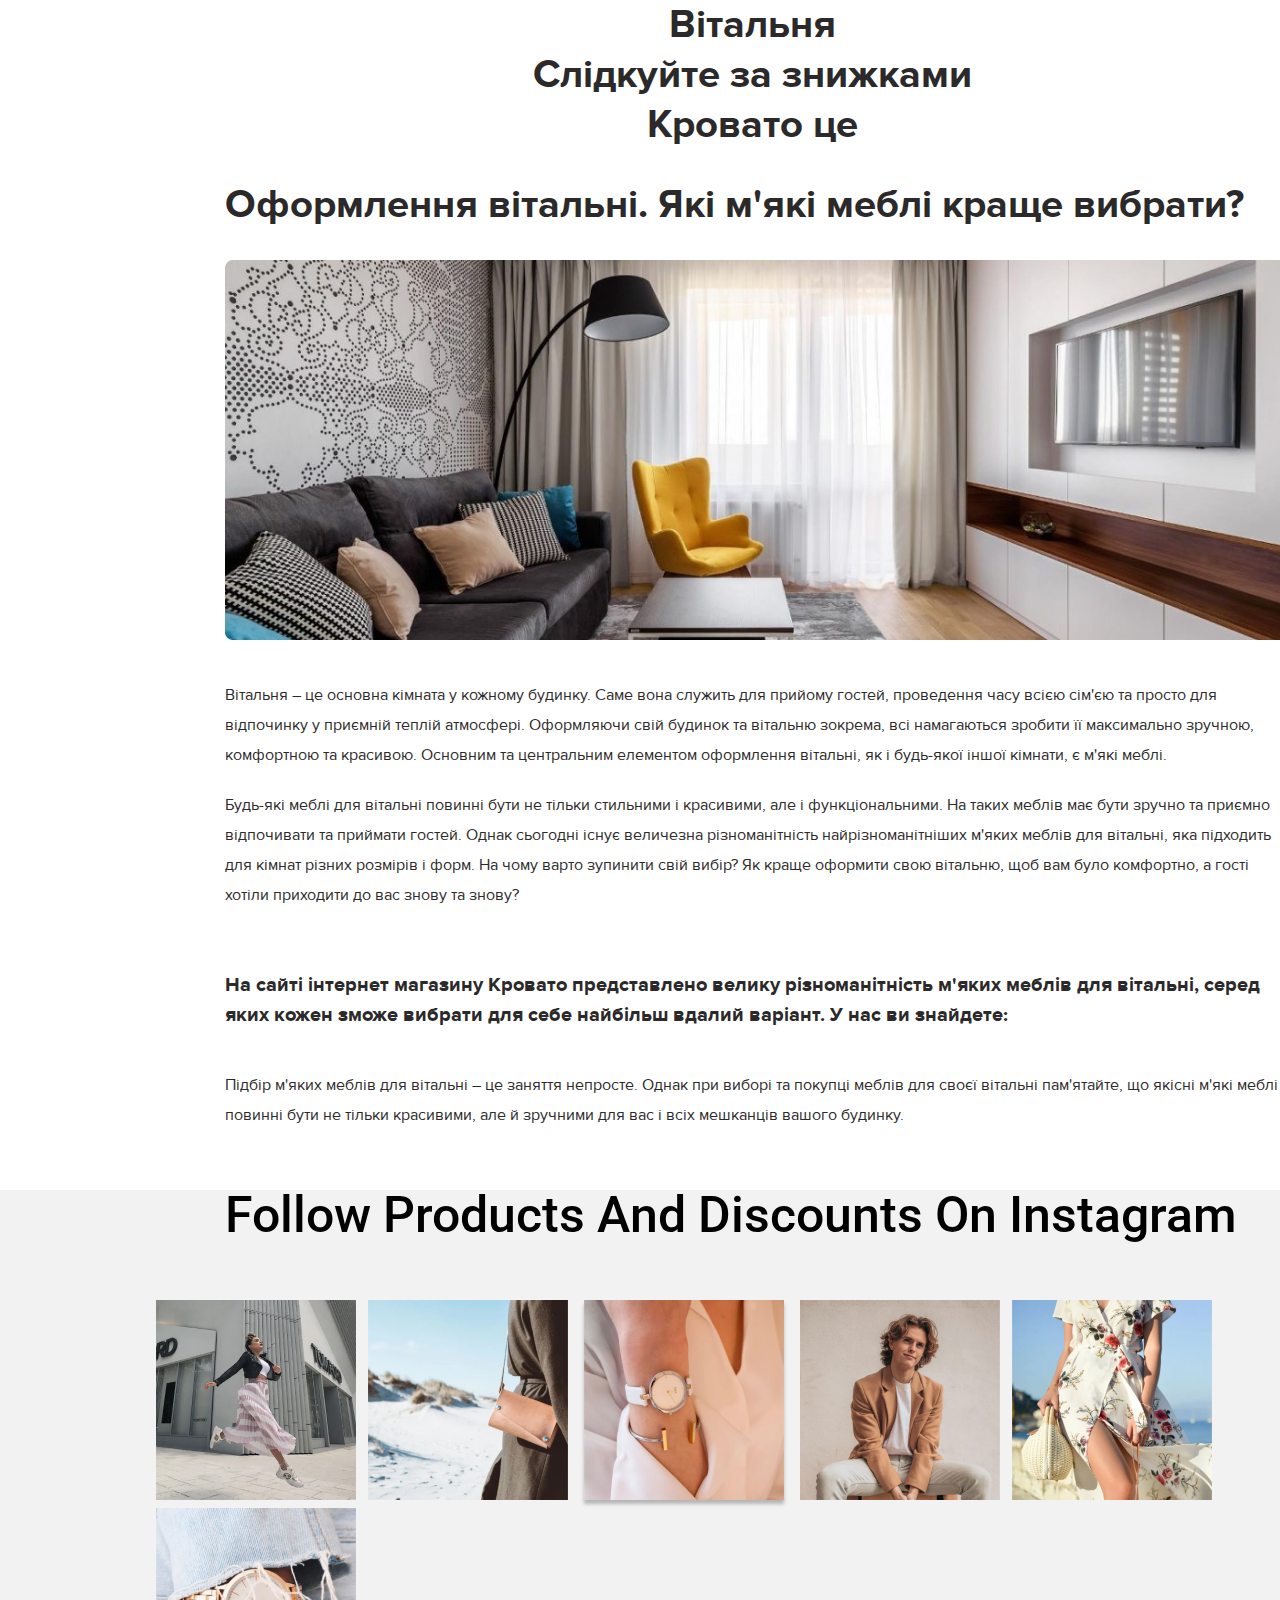
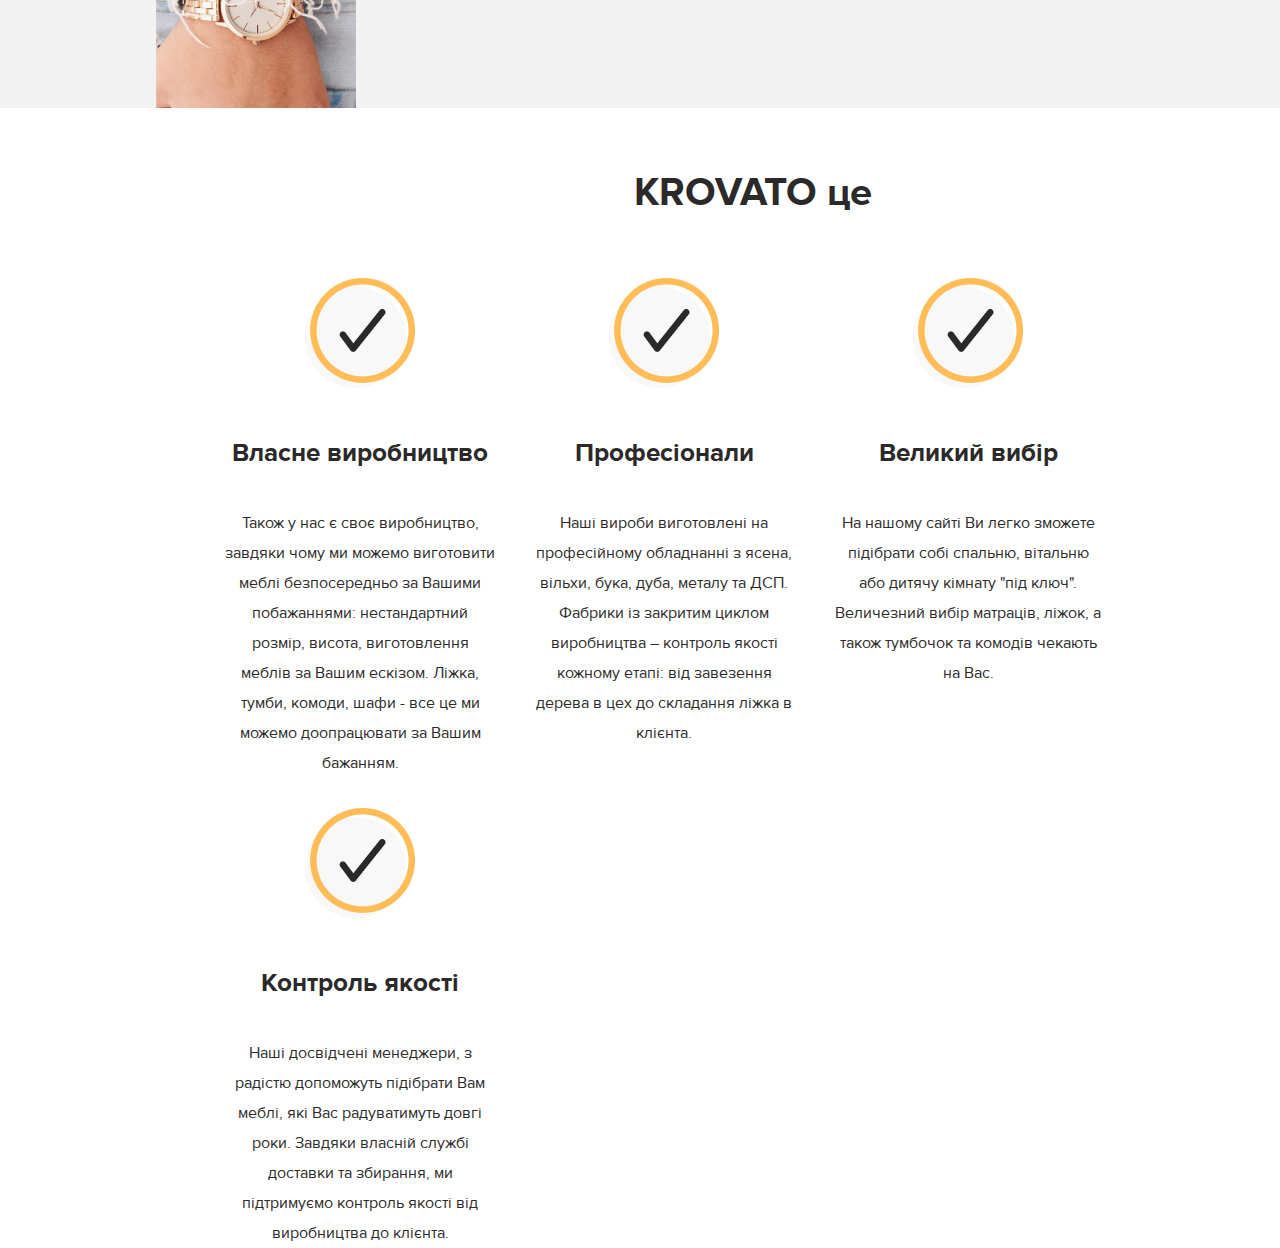
<file: lesson_5/index.html>
<!DOCTYPE html>
<html lang="zxx">

	<head>
		<meta charset="UTF-8">
		<meta name="viewport" content="width=device-width, initial-scale=1.0">
		<link rel="stylesheet" href="css/style.css">
		<title>Домашня робота№5</title>
	</head>
	<body>
		<main>
			<div class="progect">
				<div class="page-living-room">
					<header>
						<div class="header">
							<ol>
								<li>
									<a href="#room">Вітальня</a>
								</li>
								<li>
									<a href="#product">Слідкуйте за знижками</a>
								</li>
								<li>
									<a href="#krovato">Кровато це</a>
								</li>
							</ol>
						</div>
					</header>
						<div class="living-room">
							<h1 id="room">
								Оформлення вітальні. Які м'які меблі краще вибрати?
							</h1>
							<div class="img-room">
								<img src="img/living-room.png" title="Вітальня" alt="Вітальня">
							</div>
						</div>
						<div class="text-room">
							<p>
								Вітальня – це основна кімната у кожному будинку. Саме вона служить для
								прийому гостей, проведення часу всією сім'єю та просто для відпочинку
								у приємній теплій атмосфері. Оформляючи свій будинок та вітальню зокрема,
								всі намагаються зробити її максимально зручною, комфортною та красивою.
								Основним та центральним елементом оформлення вітальні, як і будь-якої
								іншої кімнати, є м'які меблі.
							</p>
							<p>
								Будь-які меблі для вітальні повинні бути не тільки стильними і красивими,
								але і функціональними. На таких меблів має бути зручно та приємно
								відпочивати та приймати гостей. Однак сьогодні існує величезна
								різноманітність найрізноманітніших м'яких меблів для вітальні, яка
								підходить для кімнат різних розмірів і форм. На чому варто зупинити свій
								вибір? Як краще оформити свою вітальню, щоб вам було комфортно, а гості
								хотіли приходити до вас знову та знову?
							</p>
						</div>
	
						<div class="room-sub-title">
							<h2>
								На сайті інтернет магазину Кровато представлено велику різноманітність
								м'яких меблів для вітальні, серед яких кожен зможе вибрати для себе
								найбільш вдалий варіант. У нас ви знайдете:
							</h2>
						</div>
						<p class="text-room">
							Підбір
							м'яких меблів для вітальні – це заняття непросте. Однак при виборі та покупці меблів для своєї вітальні пам'ятайте,
							що якісні м'які меблі повинні бути не тільки красивими, але й зручними для
							вас і всіх мешканців вашого будинку.
						</p>
					</div>
				</div>
					<div class="page-product">
						<div class="procuct-title">
							<h2 id="product">
								Follow products and discounts on Instagram
							</h2>
						</div>
						<div class="gallery">
							<div class="woman-run">
								<a href="#">
									<img src="img/women.png" alt="дівчина біжить">
								</a>
							</div>
							
							<div class="bag">
								<a href="#">
									<img src="img/bag.png" alt="сумочка">
								</a>
							</div>
							<div class="woman-watch">
								<a href="#">
									<img src="img/women-watch.png" alt="жіночий годинник">
								</a>
							</div>
							<div class="man">
								<a href="#">
									<img src="img/man.png" alt="чоловік сидить">
								</a>
							</div>
							<div class="beautifull-dress">
								<a href="#">
									<img src="img/beautiful-dress.png" alt="прекрасне плаття">
								</a>
							</div>
							<div class="men-watch">
								<a href="#">
									<img src="img/man-watch.png" alt="чоловічий годинник">
								</a>
							</div>
						</div>
					</div>
					<div class="page-krovato" id="krovato">
						<h3 class="krovato-title">
							<span class="span-krovato">krovato</span> це
						</h3>
						<div class="krovato-content">
							<div class="krovato-img">
								<img src="img/ok.png" alt="галочка що все окей">
							</div>
							<div class="krovato-sub-title">
								<h4>
									Власне виробництво
								</h4>
							</div>
							<div class="krovato-text">
								<p>
									Також у нас є своє виробництво, завдяки чому ми можемо виготовити меблі
									безпосередньо за Вашими побажаннями: нестандартний розмір, висота,
									виготовлення меблів за Вашим ескізом. Ліжка, тумби, комоди, шафи - все
									це
									ми можемо доопрацювати за Вашим бажанням.
								</p>
							</div>
						</div>
	
						<div class="krovato-content">
							<div class="krovato-img">
								<img src="img/ok.png" alt="галочка що все окей">
							</div>
							<div class="krovato-sub-title">
								<h4>
									Професіонали
								</h4>
							</div>
							<div class="krovato-text">
								<p>
									Наші вироби виготовлені на професійному обладнанні з ясена, вільхи,
									бука,
									дуба, металу та ДСП. Фабрики із закритим циклом виробництва – контроль
									якості кожному етапі: від завезення дерева в цех до складання ліжка в
									клієнта.
								</p>
							</div>
						</div>
						<div class="krovato-content">
							<div class="krovato-img">
								<img src="img/ok.png" alt="галочка що все окей">
							</div>
							<div class="krovato-sub-title">
								<h4>
									Великий вибір
								</h4>
							</div>
							<div class="krovato-text">
								<p>
									На нашому сайті Ви легко зможете підібрати собі спальню, вітальню або
									дитячу кімнату "під ключ". Величезний вибір матраців, ліжок, а також
									тумбочок та комодів чекають на Вас.
								</p>
							</div>
						</div>
						<div class="krovato-content">
							<div class="krovato-img">
								<img src="img/ok.png" alt="галочка що все окей">
							</div>
							<div class="krovato-sub-title">
								<h4>
									Контроль якості
								</h4>
							</div>
							<div class="krovato-text">
								<p>
									Наші досвідчені менеджери, з радістю допоможуть підібрати Вам меблі, які
									Вас радуватимуть довгі роки. Завдяки власній службі доставки та
									збирання,
									ми підтримуємо контроль якості від виробництва до клієнта.
								</p>
							</div>
						</div>
					</div>
		</main>
	</body>

</html>
</file>
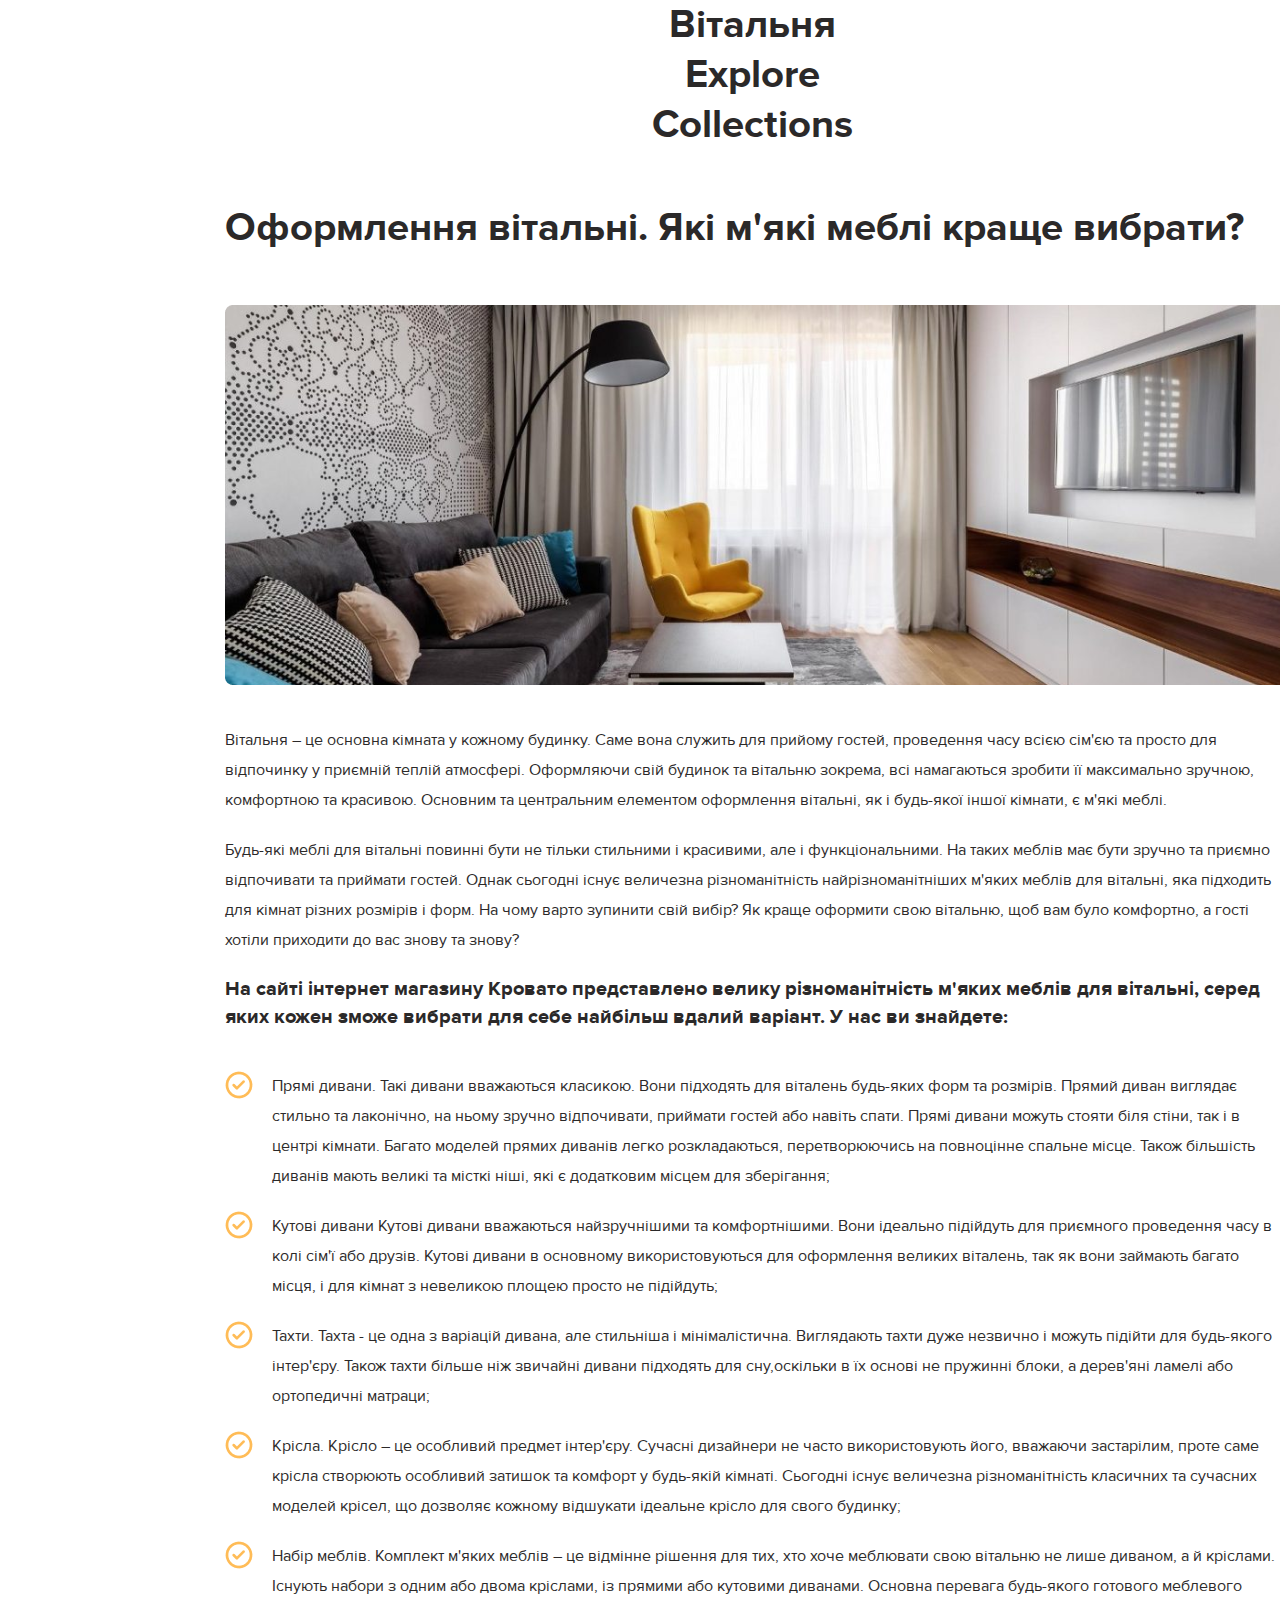
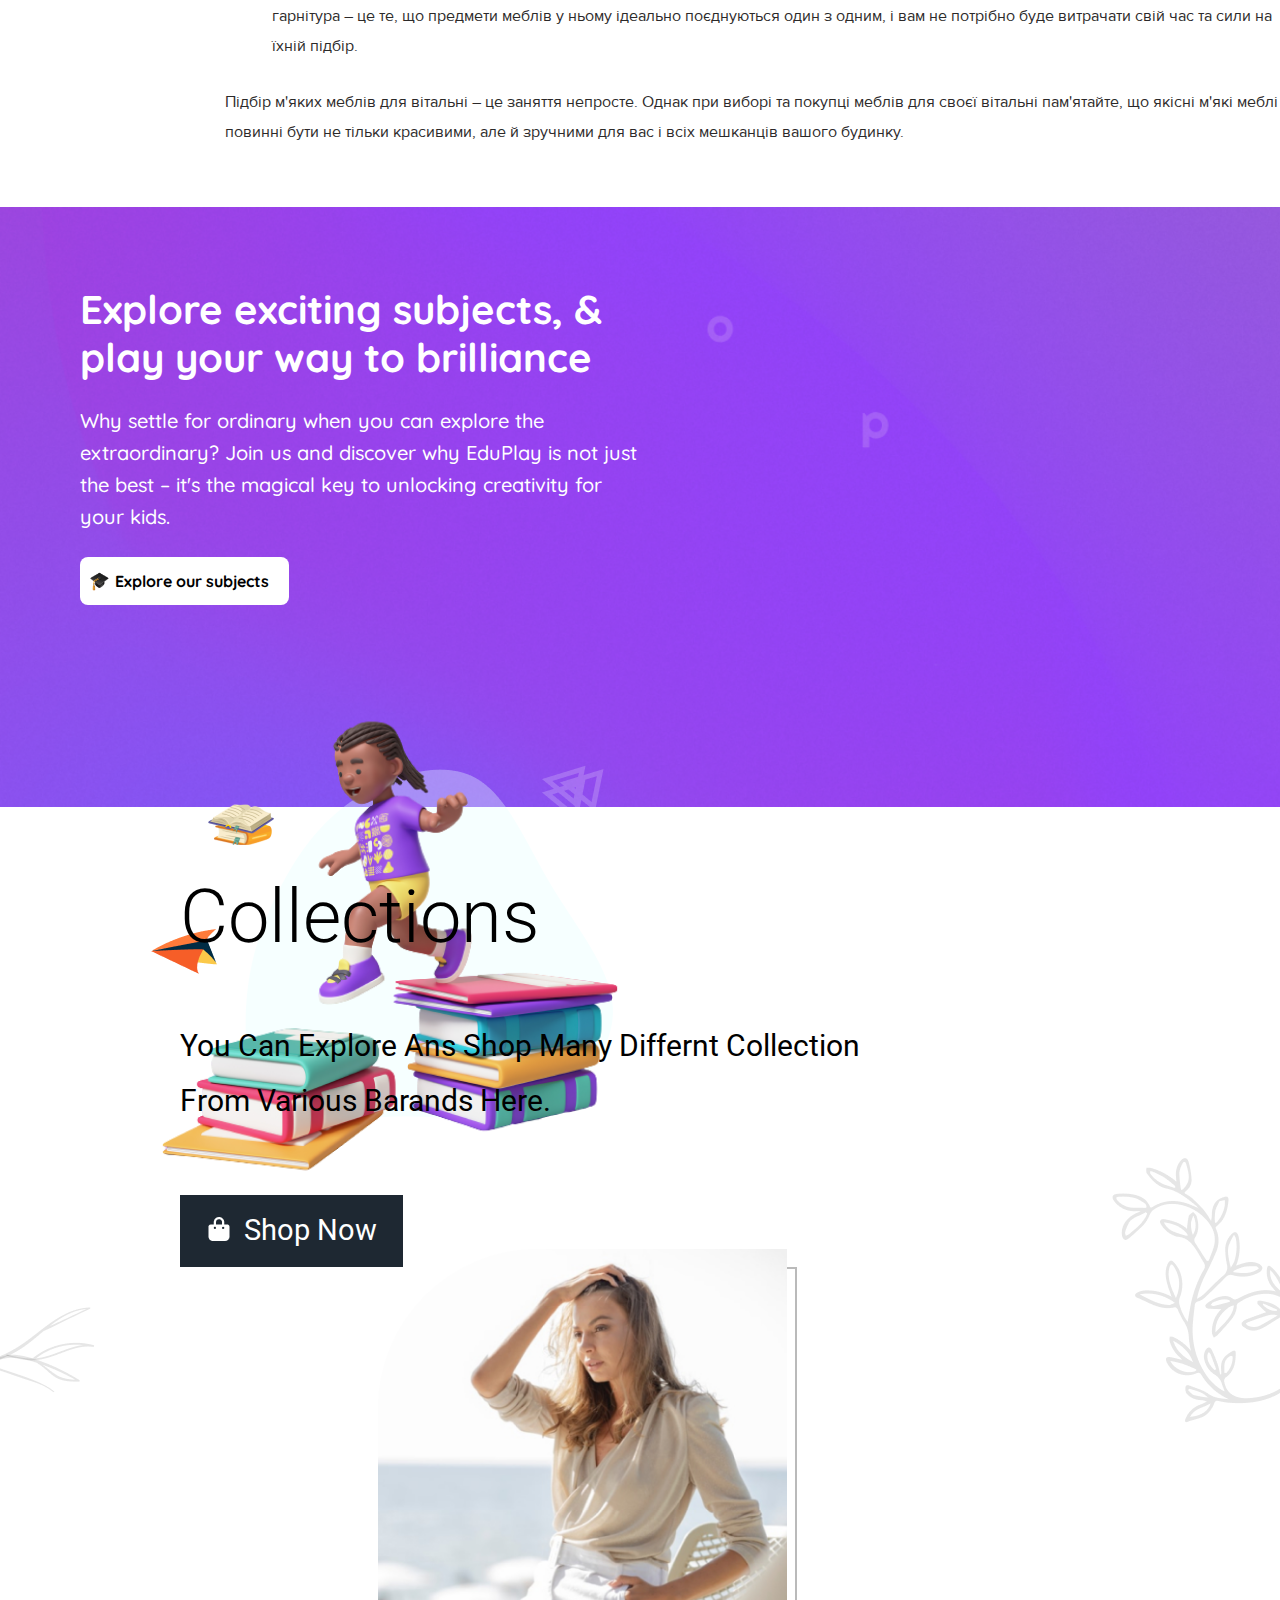
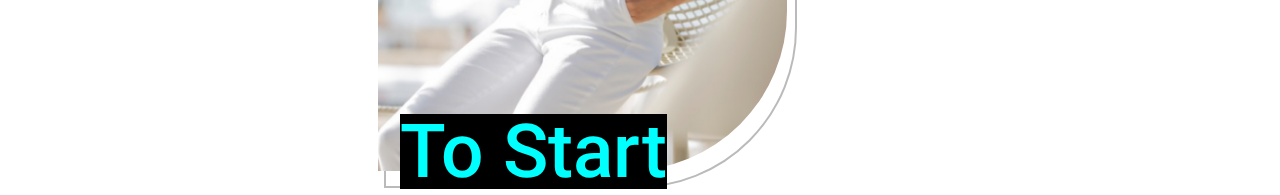
<file: lesson_6/index.html>
<!DOCTYPE html>
<html lang="zxx">

	<head>
		<meta charset="UTF-8">
		<meta name="viewport" content="width=device-width, initial-scale=1.0">
		<link rel="stylesheet" href="css/style.css">
		<title>Домашня робота№6</title>
	</head>
	<body>
		<main>
			<div class="progect" id="progect">
				<div class="page-living-room">
					<header>
						<div class="header">
							<ol>
								<li>
									<a href="#room">Вітальня</a>
								</li>
								<li>
									<a href="#explore">Explore</a>
								</li>
								<li>
									<a href="#Collections">Collections</a>
								</li>
							</ol>
						</div>
					</header>
					<div class="living-room">
						<h1 class="title-living-room" id="room">
							Оформлення вітальні. Які м'які меблі краще вибрати?
						</h1>
						<div class="img-room">
							<img src="img/living-room.png" title="Вітальня" alt="Вітальня">
						</div>
					</div>
					<div class="text-room">
						<p>
							Вітальня – це основна кімната у кожному будинку. Саме вона служить для
							прийому гостей, проведення часу всією сім'єю та просто для відпочинку
							у приємній теплій атмосфері. Оформляючи свій будинок та вітальню зокрема,
							всі намагаються зробити її максимально зручною, комфортною та красивою.
							Основним та центральним елементом оформлення вітальні, як і будь-якої
							іншої кімнати, є м'які меблі.
						</p>
						<p>
							Будь-які меблі для вітальні повинні бути не тільки стильними і красивими,
							але і функціональними. На таких меблів має бути зручно та приємно
							відпочивати та приймати гостей. Однак сьогодні існує величезна
							різноманітність найрізноманітніших м'яких меблів для вітальні, яка
							підходить для кімнат різних розмірів і форм. На чому варто зупинити свій
							вибір? Як краще оформити свою вітальню, щоб вам було комфортно, а гості
							хотіли приходити до вас знову та знову?
						</p>
					</div>

					<div class="room-sub-title">
						<h2>
							На сайті інтернет магазину Кровато представлено велику різноманітність
							м'яких меблів для вітальні, серед яких кожен зможе вибрати для себе
							найбільш вдалий варіант. У нас ви знайдете:
						</h2>
					</div>
					<div class="living-room-list">
						<ul>
							<li class="living-room-item">
								<p>
									Прямі дивани. Такі дивани вважаються класикою. Вони підходять для
									віталень будь-яких форм та розмірів. Прямий диван виглядає стильно та
									лаконічно, на ньому зручно відпочивати, приймати гостей або навіть
									спати. Прямі дивани можуть стояти біля стіни, так і в центрі кімнати.
									Багато моделей прямих диванів легко розкладаються, перетворюючись на
									повноцінне спальне місце. Також більшість диванів мають великі та
									місткі ніші, які є додатковим місцем для зберігання;
								</p>
							</li>
							<li class="living-room-item">
								<p>
									Кутові дивани Кутові дивани вважаються найзручнішими та комфортнішими.
									Вони ідеально підійдуть для приємного проведення часу в колі сім'ї або
									друзів. Кутові дивани в основному використовуються для оформлення
									великих віталень, так як вони займають багато місця, і для кімнат з
									невеликою площею просто не підійдуть;
								</p>
							</li>
							<li class="living-room-item">
								<p>
									Тахти. Тахта - це одна з варіацій дивана, але стильніша і
									мінімалістична. Виглядають тахти дуже незвично і можуть підійти для
									будь-якого
									інтер'єру. Також тахти більше ніж звичайні дивани підходять для сну,оскільки в їх основі не пружинні блоки, а дерев'яні
									ламелі або ортопедичні матраци;
								</p>
							</li>
							<li class="living-room-item">
								<p>
									Крісла. Крісло – це особливий предмет інтер'єру. Сучасні дизайнери не
									часто використовують його, вважаючи застарілим, проте саме крісла
									створюють особливий затишок та комфорт у будь-якій кімнаті. Сьогодні
									існує величезна різноманітність класичних та сучасних моделей крісел,
									що дозволяє кожному відшукати ідеальне крісло для свого будинку;
								</p>
							</li>
							<li class="living-room-item">
								<p>
									Набір меблів. Комплект м'яких меблів – це відмінне рішення для тих, хто
									хоче меблювати свою вітальню не лише диваном, а й кріслами. Існують
									набори з одним або двома кріслами, із прямими або кутовими диванами.
									Основна перевага будь-якого готового меблевого гарнітура – це те, що
									предмети меблів у ньому ідеально поєднуються один з одним, і вам не
									потрібно буде витрачати свій час та сили на їхній підбір.
								</p>
							</li>
						</ul>
					</div>
					<div class="text-room-2">
						<p>
							Підбір
							м'яких меблів для вітальні – це заняття непросте. Однак при виборі та покупці меблів для своєї вітальні пам'ятайте,
							що якісні м'які меблі повинні бути не тільки красивими, але й зручними
							для
							вас і всіх мешканців вашого будинку.
						</p>
					</div>
				</div>
			</div>
			<div class="page-explore">

				<div class="container-explore">
					<div class="title-explore" id="explore">
						<h2>
							Explore exciting subjects, & play your way to brilliance
						</h2>
					</div>
					<div class="text-explore">
						Why settle for ordinary when you can explore the extraordinary? Join us
						and discover why EduPlay is not just the best – it's the magical key to
						unlocking creativity for your kids.
					</div>
					<div class="explore-button">
						<a href="#" class="explore-subject-button">
							Explore our subjects
						</a>
					</div>
				</div>
				<div class="explore-img">
					<img src="img/Kid-On-Books.png" alt="kid on the books">
				</div>
			</div>
			<div class="page-collection">
				<div class="collection-conteiner">
					<div class="collection-content">
						<div class="collection-title" id="Collections">
							<h3>
								Collections
							</h3>
						</div>
						<div class="collection-text">
							<p>
								you can explore ans shop many differnt collection
								from various barands here.
							</p>
						</div>
						<div class="collection-button">
							<a href="#" class="collection-shop-button">
								shop now
							</a>
						</div>
					</div>
					<div class="collection-img">
						<img src="img/collection-girl.png" alt="girl">
					</div>
				</div>
			</div>
		</main>
		<footer class="footer">
			<a href="#progect">
				to start
			</a>

		</footer>
	</body>

</html>
</file>
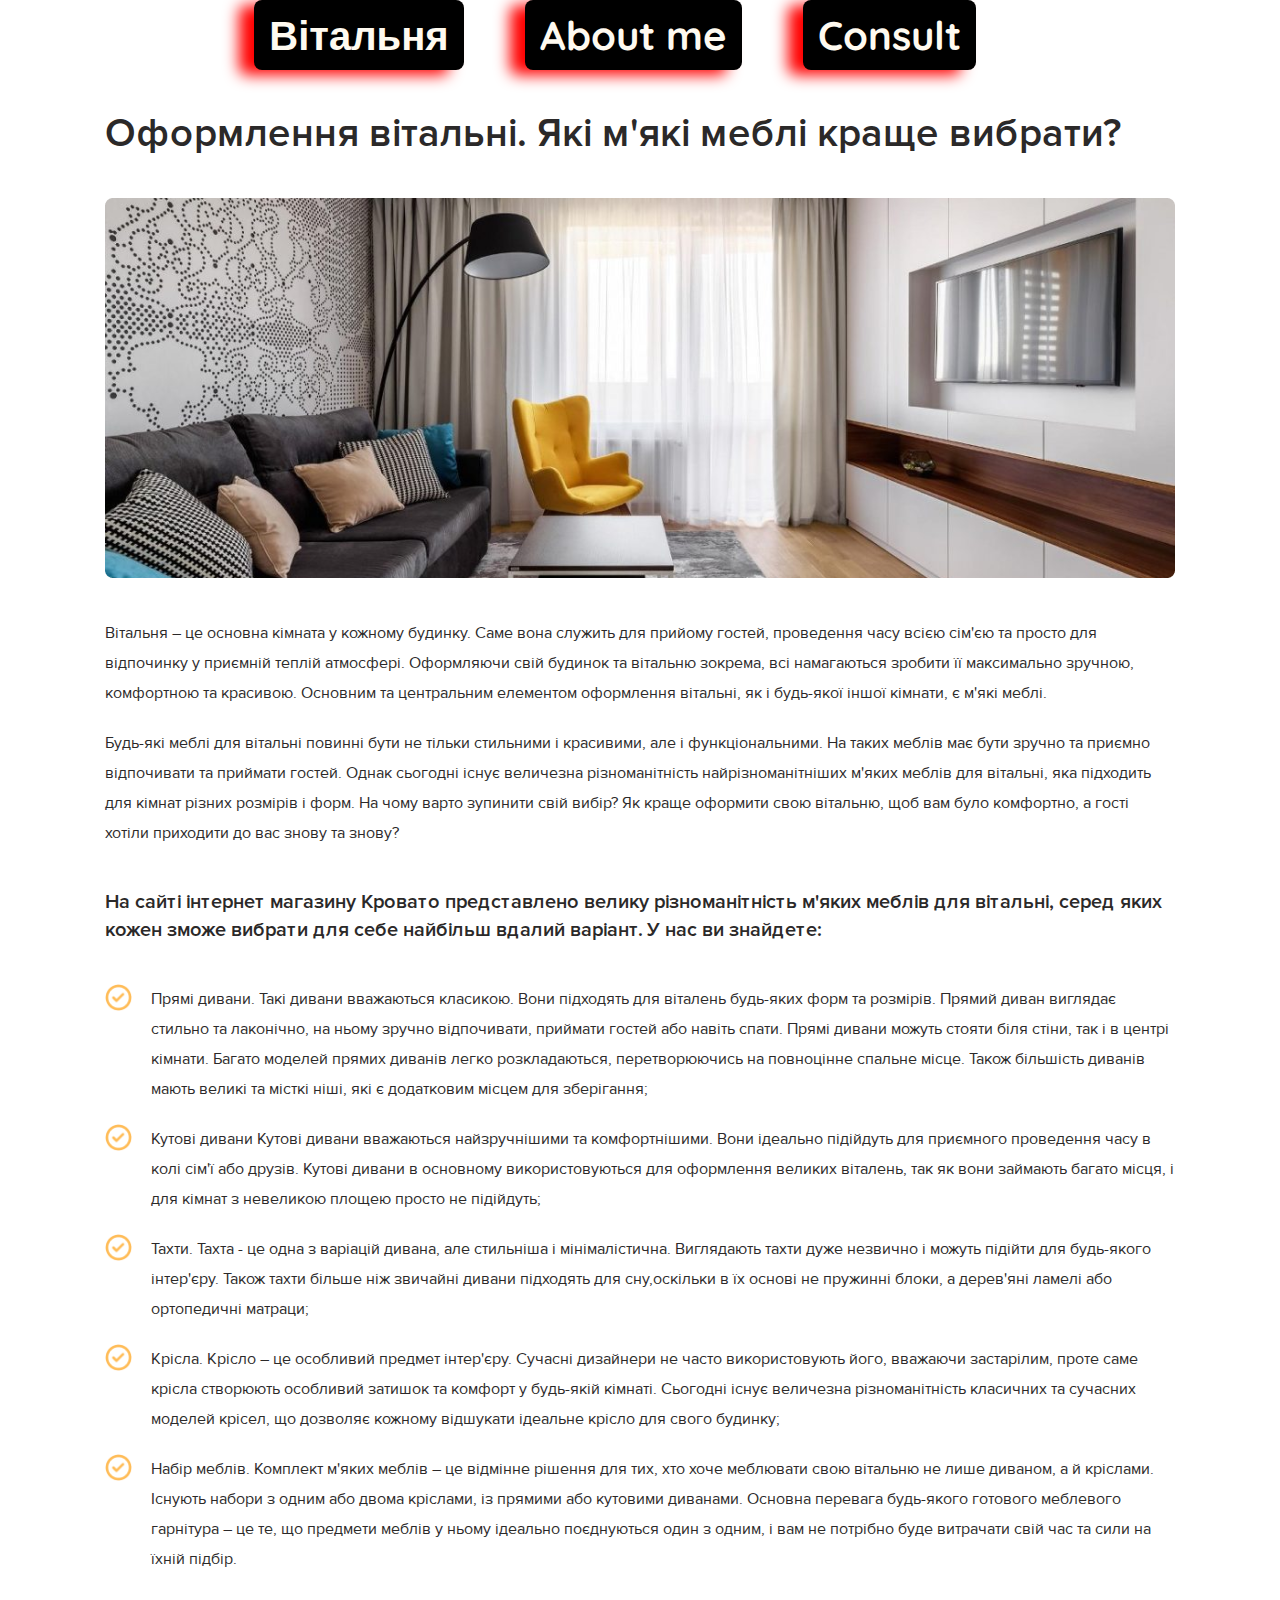
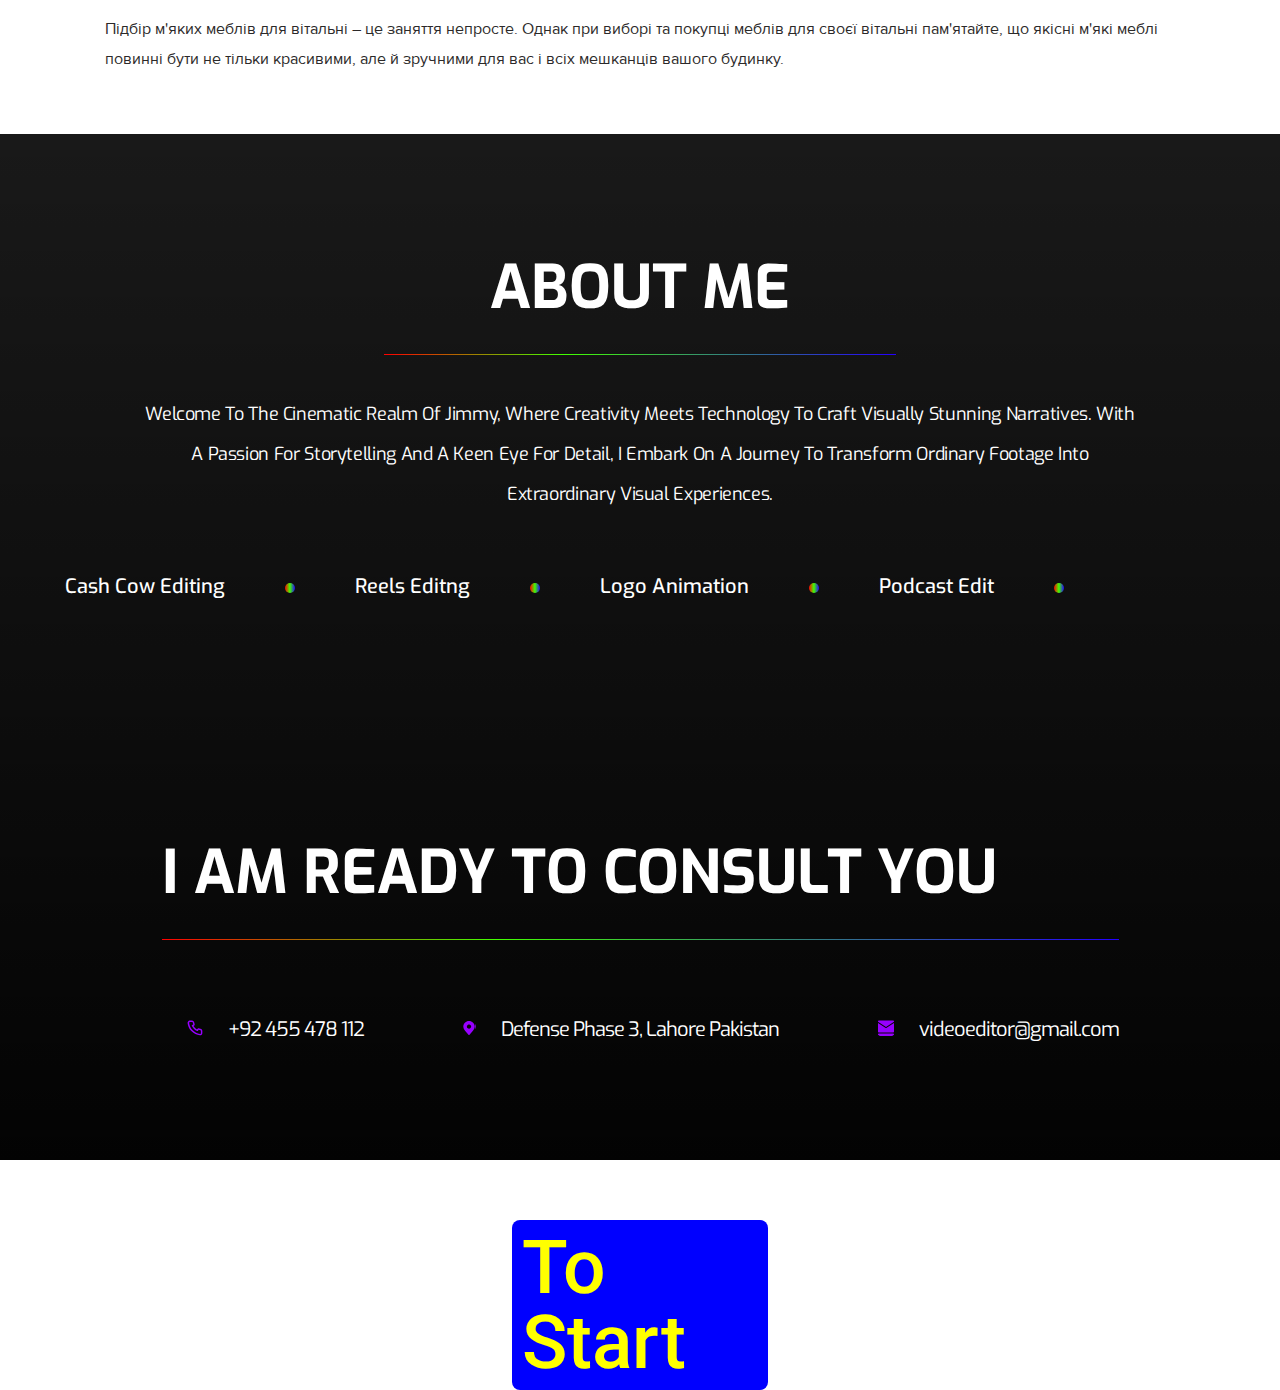
<file: lesson_7/index.html>
<!DOCTYPE html>
<html lang="zxx">

	<head>
		<meta charset="UTF-8">
		<meta name="viewport" content="width=device-width, initial-scale=1.0">
		<link rel="stylesheet" href="css/style.css">
		<title>Домашня робота№6</title>
	</head>
	<body>
		<header>
			<div class="header" id="progect">
				<ol class="header-list">
					<li class="header-item">
						<a href="#room">Вітальня</a>
					</li>
					<li class="header-item">
						<a href="#About-me">About me</a>
					</li>
					<li class="header-item">
						<a href="#consult">Consult</a>
					</li>
				</ol>
			</div>
		</header>
		<main>
			<div class="progect">
				<div class="page-living-room">
					<div class="living-room">
						<h1 class="title-living-room" id="room">
							Оформлення вітальні. Які м'які меблі краще вибрати?
						</h1>
						<div class="img-room">
							<img src="img/living-room.png" title="Вітальня" alt="Вітальня">
						</div>
					</div>
					<div class="text-room">
						<p>
							Вітальня – це основна кімната у кожному будинку. Саме вона служить для
							прийому гостей, проведення часу всією сім'єю та просто для відпочинку
							у приємній теплій атмосфері. Оформляючи свій будинок та вітальню
							зокрема,
							всі намагаються зробити її максимально зручною, комфортною та красивою.
							Основним та центральним елементом оформлення вітальні, як і будь-якої
							іншої кімнати, є м'які меблі.
						</p>
						<p>
							Будь-які меблі для вітальні повинні бути не тільки стильними і
							красивими,
							але і функціональними. На таких меблів має бути зручно та приємно
							відпочивати та приймати гостей. Однак сьогодні існує величезна
							різноманітність найрізноманітніших м'яких меблів для вітальні, яка
							підходить для кімнат різних розмірів і форм. На чому варто зупинити свій
							вибір? Як краще оформити свою вітальню, щоб вам було комфортно, а гості
							хотіли приходити до вас знову та знову?
						</p>
					</div>

					<div class="room-sub-title">
						<h2>
							На сайті інтернет магазину Кровато представлено велику різноманітність
							м'яких меблів для вітальні, серед яких кожен зможе вибрати для себе
							найбільш вдалий варіант. У нас ви знайдете:
						</h2>
					</div>
					<div>
						<ul class="living-room-list">
							<li class="living-room-item">
								<p>
									Прямі дивани. Такі дивани вважаються класикою. Вони підходять для
									віталень будь-яких форм та розмірів. Прямий диван виглядає стильно та
									лаконічно, на ньому зручно відпочивати, приймати гостей або навіть
									спати. Прямі дивани можуть стояти біля стіни, так і в центрі кімнати.
									Багато моделей прямих диванів легко розкладаються, перетворюючись на
									повноцінне спальне місце. Також більшість диванів мають великі та
									місткі ніші, які є додатковим місцем для зберігання;
								</p>
							</li>
							<li class="living-room-item">
								<p>
									Кутові дивани Кутові дивани вважаються найзручнішими та комфортнішими.
									Вони ідеально підійдуть для приємного проведення часу в колі сім'ї або
									друзів. Кутові дивани в основному використовуються для оформлення
									великих віталень, так як вони займають багато місця, і для кімнат з
									невеликою площею просто не підійдуть;
								</p>
							</li>
							<li class="living-room-item">
								<p>
									Тахти. Тахта - це одна з варіацій дивана, але стильніша і
									мінімалістична. Виглядають тахти дуже незвично і можуть підійти для
									будь-якого
									інтер'єру. Також тахти більше ніж звичайні дивани підходять для сну,оскільки в їх основі не пружинні блоки, а дерев'яні
									ламелі або ортопедичні матраци;
								</p>
							</li>
							<li class="living-room-item">
								<p>
									Крісла. Крісло – це особливий предмет інтер'єру. Сучасні дизайнери не
									часто використовують його, вважаючи застарілим, проте саме крісла
									створюють особливий затишок та комфорт у будь-якій кімнаті. Сьогодні
									існує величезна різноманітність класичних та сучасних моделей крісел,
									що дозволяє кожному відшукати ідеальне крісло для свого будинку;
								</p>
							</li>
							<li class="living-room-item">
								<p>
									Набір меблів. Комплект м'яких меблів – це відмінне рішення для тих,
									хто
									хоче меблювати свою вітальню не лише диваном, а й кріслами. Існують
									набори з одним або двома кріслами, із прямими або кутовими диванами.
									Основна перевага будь-якого готового меблевого гарнітура – це те, що
									предмети меблів у ньому ідеально поєднуються один з одним, і вам не
									потрібно буде витрачати свій час та сили на їхній підбір.
								</p>
							</li>
						</ul>
					</div>
					<div class="text-room-2">
						<p>
							Підбір
							м'яких меблів для вітальні – це заняття непросте. Однак при виборі та покупці меблів для своєї вітальні пам'ятайте,
							що якісні м'які меблі повинні бути не тільки красивими, але й зручними
							для
							вас і всіх мешканців вашого будинку.
						</p>
					</div>
				</div>
			</div>
			<div class="about" id="About-me">
				<div class="title-about">
					<h2>
						About me
					</h2>
				</div>
				<div class="text-about">
					Welcome to the cinematic realm of Jimmy, where creativity meets technology
					to craft visually stunning narratives. With a passion for storytelling and
					a keen eye for detail, I embark on a journey to transform ordinary footage
					into extraordinary visual experiences.
				</div>
				<div class="list-about-container">
					<ul class="list-about">
						<li class="item-about">
							Cash cow editing
						</li>
						<li class="item-about">
							Reels editng
						</li>
						<li class="item-about">
							logo animation
						</li>
						<li class="item-about">
							podcast edit
						</li>
					</ul>
				</div>
				<div class="consult" id="consult">
					<div class="consult-title">
						<h3>
							I am ready to consult you
						</h3>
					</div>
					<ul class="consult-list">
						<li class="consult-item">
							<a href="#">+92 455 478 112</a>
						</li>
						<li class="consult-item">
							<a href="#">defense phase 3, lahore pakistan</a>
						</li>
						<li class="consult-item-3">
							<a href="#">videoeditor@gmail.com</a>
						</li>
					</ul>
				</div>
			</div>

		</main>
		<footer class="footer">
			<a href="#progect">
				to start
			</a>

		</footer>
	</body>

</html>
</file>
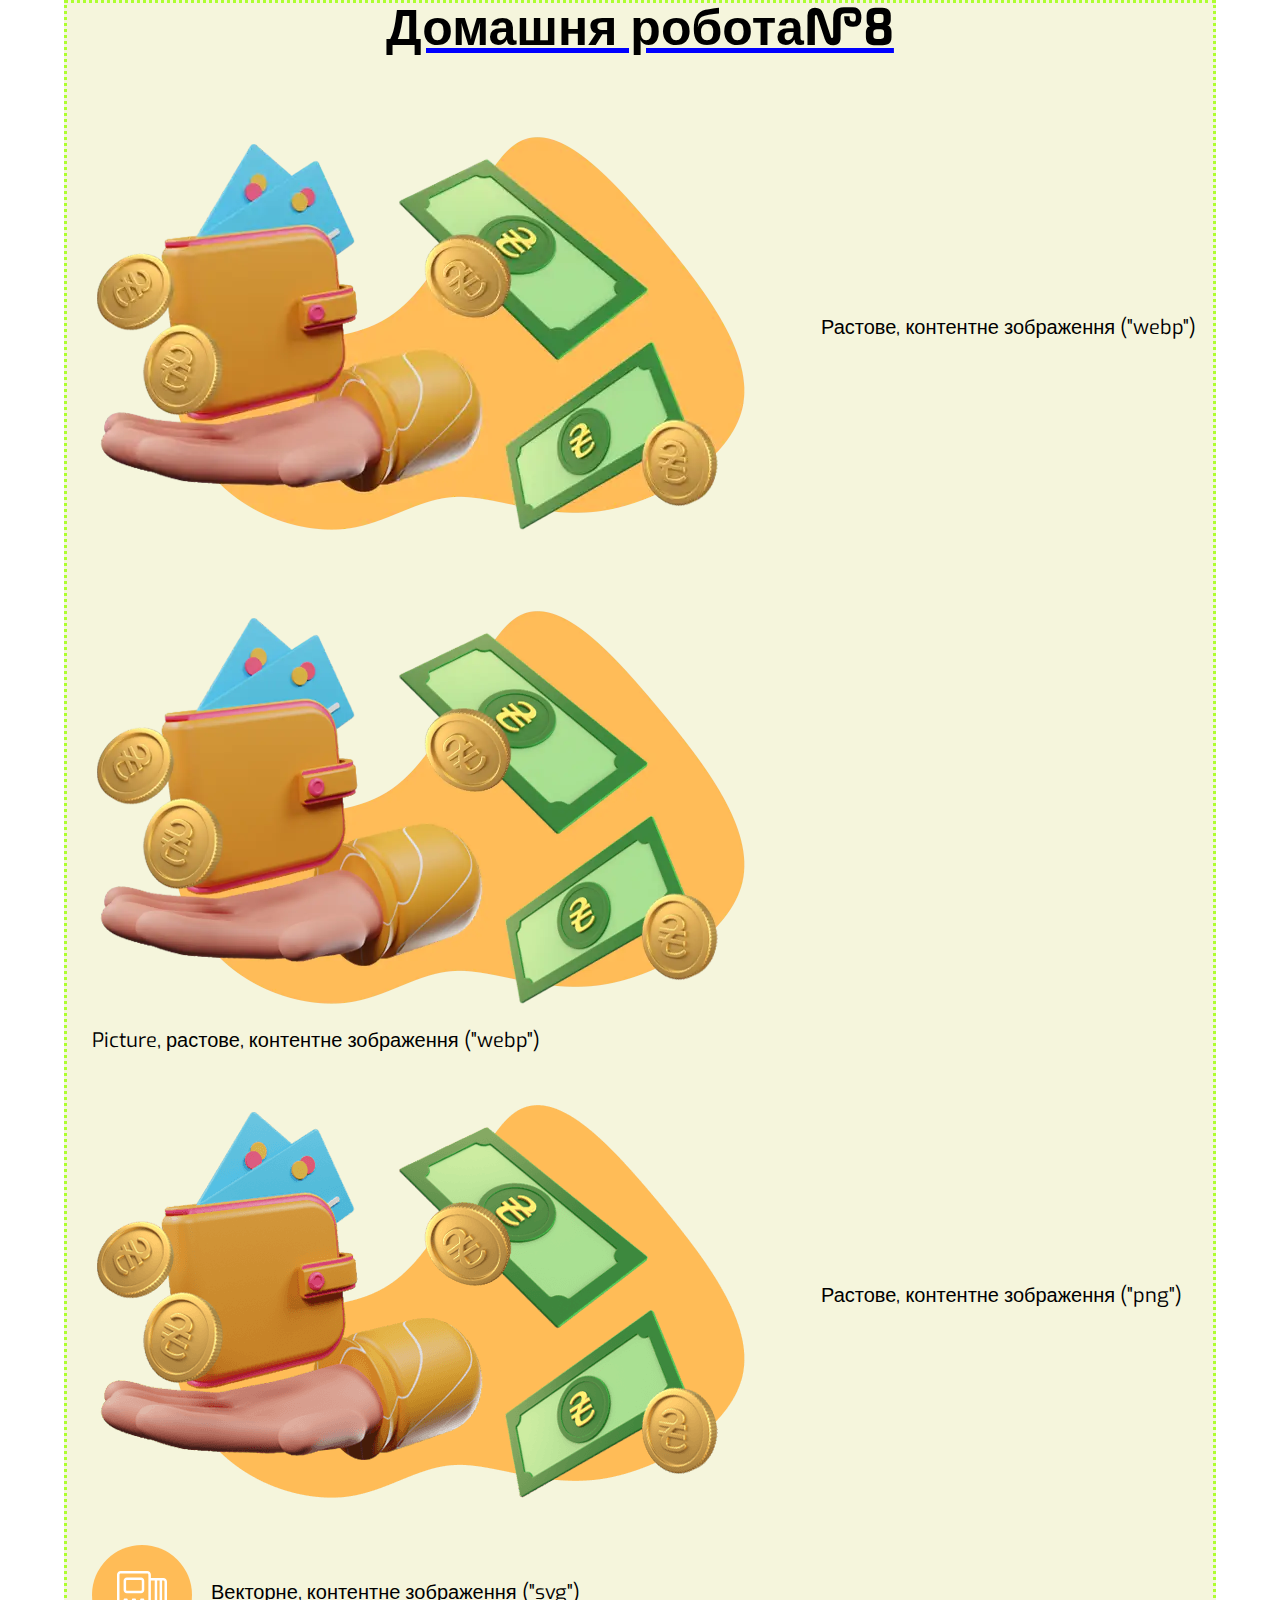
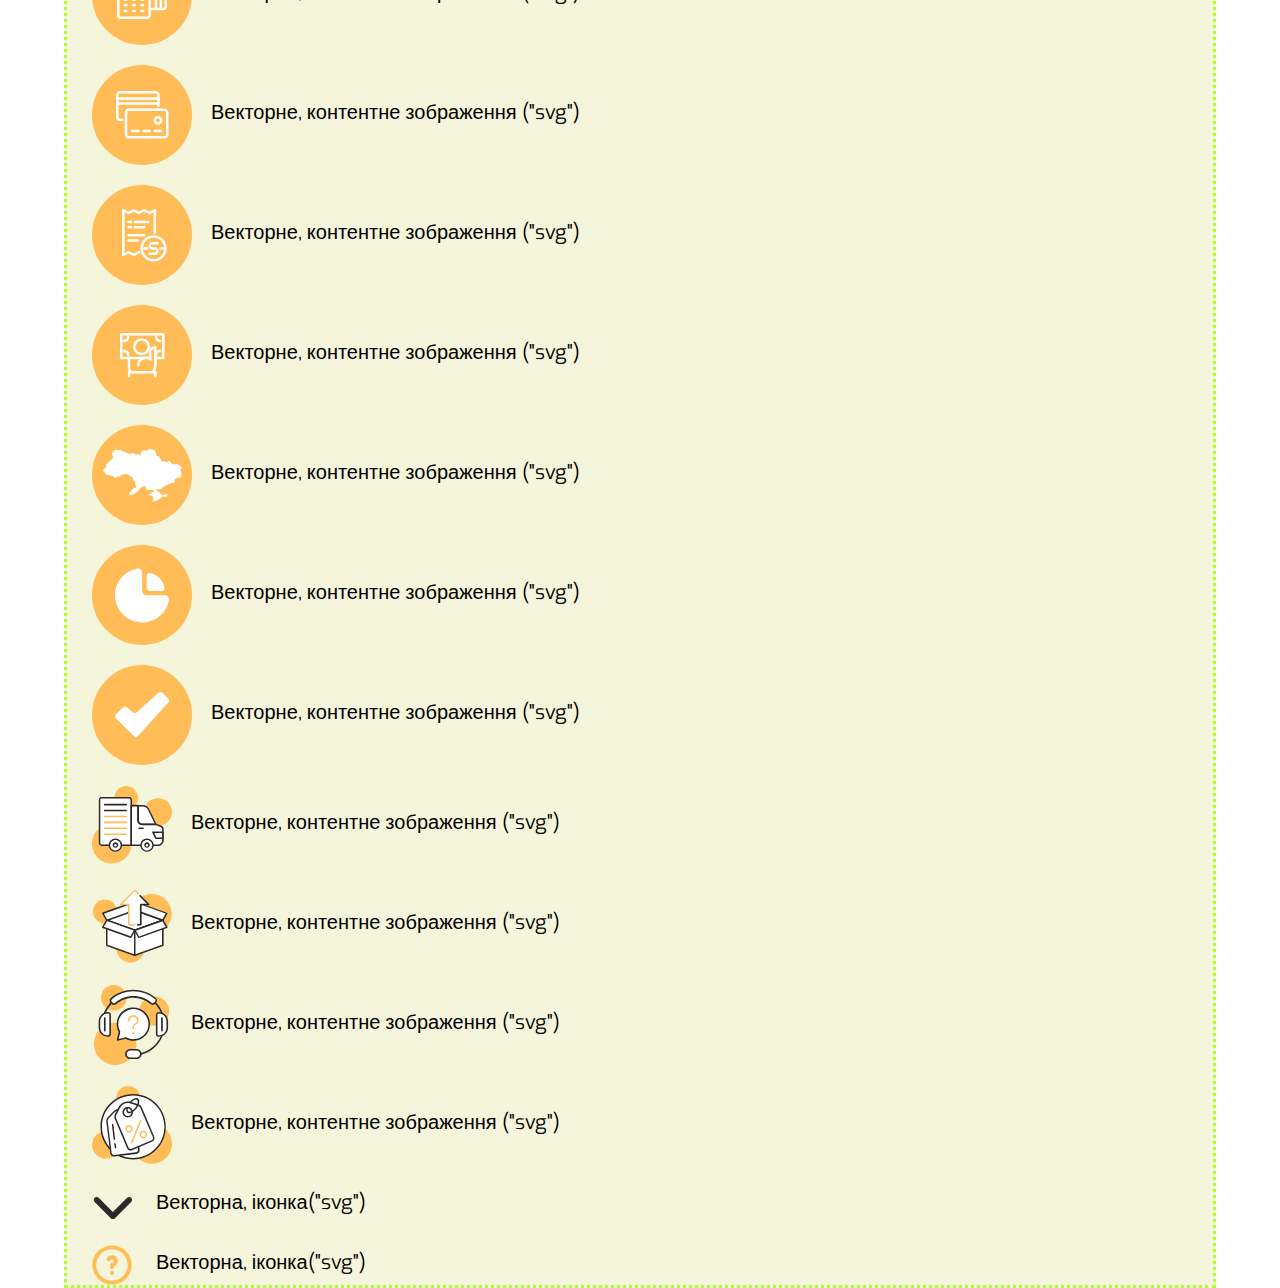
<file: lesson_8/index.html>
<!DOCTYPE html>
<html lang="zxx">

	<head>
		<meta charset="UTF-8">
		<meta name="viewport" content="width=device-width, initial-scale=1.0">
		<link rel="stylesheet" href="css/style.css">
		<title>Домашня робота№8</title>
	</head>
	<body>
		<main>
			<div class="page">
				<div>
					<h1 class="title">
						Домашня робота№8
					</h1>
				</div>
				<div class="item">
					<div class="img">
						<img src="img/money.webp" alt="money">
					</div>
					<div class="text">
						<p>
							Растове, контентне зображення ("webp")
						</p>
					</div>
				</div>
				<div class="item">
					<div class="img">
						<picture>
							<source srcset="img/money-x2.webp 2x, img/money-x4.webp 4x">
							<img src="img/money.webp" alt="money">
						</picture>
					</div>
					<div class="text">
						<p>
							Picture, растове, контентне зображення ("webp")
						</p>
					</div>
				</div>
				<div class="item">
					<div class="img">
						<img src="img/money.png" alt="money">
					</div>

					<div class="text">
						<p>
							Растове, контентне зображення ("png")
						</p>
					</div>
				</div>
				<div class="item">
					<img src="img/pay-1.svg" alt="cash-machine">
					<div class="text">
						<p>
							Векторне, контентне зображення ("svg")
						</p>
					</div>
				</div>
				<div class="item">
					<img src="img/pay-2.svg" alt="card">
					<div class="text">
						<p>
							Векторне, контентне зображення ("svg")
						</p>
					</div>
				</div>
				<div class="item">
					<img src="img/pay-3.svg" alt="check">
					<div class="text">
						<p>
							Векторне, контентне зображення ("svg")
						</p>
					</div>
				</div>
				<div class="item">
					<img src="img/pay-4.svg" alt="сash">
					<div class="text">
						<p>
							Векторне, контентне зображення ("svg")
						</p>
					</div>
				</div>
				<div class="item">
					<img src="img/pay-5.svg" alt="map">
					<div class="text">
						<p>
							Векторне, контентне зображення ("svg")
						</p>
					</div>
				</div>
				<div class="item">
					<img src="img/pay-6.svg" alt="credit">
					<div class="text">
						<p>
							Векторне, контентне зображення ("svg")
						</p>
					</div>
				</div>
				<div class="item">
					<img src="img/pay-7.svg" alt="prepayment">
					<div class="text">
						<p>
							Векторне, контентне зображення ("svg")
						</p>
					</div>
				</div>
				<div class="item">
					<img src="img/preim-1.svg" alt="car">
					<div class="text">
						<p>
							Векторне, контентне зображення ("svg")
						</p>
					</div>
				</div>
				<div class="item">
					<img src="img/preim-2.svg" alt="box">
					<div class="text">
						<p>
							Векторне, контентне зображення ("svg")
						</p>
					</div>
				</div>
				<div class="item">
					<img src="img/preim-3.svg" alt="headphones">
					<div class="text">
						<p>
							Векторне, контентне зображення ("svg")
						</p>
					</div>
				</div>
				<div class="item">
					<img src="img/preim-4.svg" alt="discount">
					<div class="text">
						<p>
							Векторне, контентне зображення ("svg")
						</p>
					</div>
				</div>
				<div class="item">
					<div class="icon">

					</div>
					<div class="text">
						<p>
							Векторна, іконка("svg")
						</p>
					</div>
				</div>
				<div class="item">
					<div class="icon-2">

					</div>
					<div class="text">
						<p>
							Векторна, іконка("svg")
						</p>
					</div>
				</div>

			</div>

		</main>

	</body>

</html>
</file>
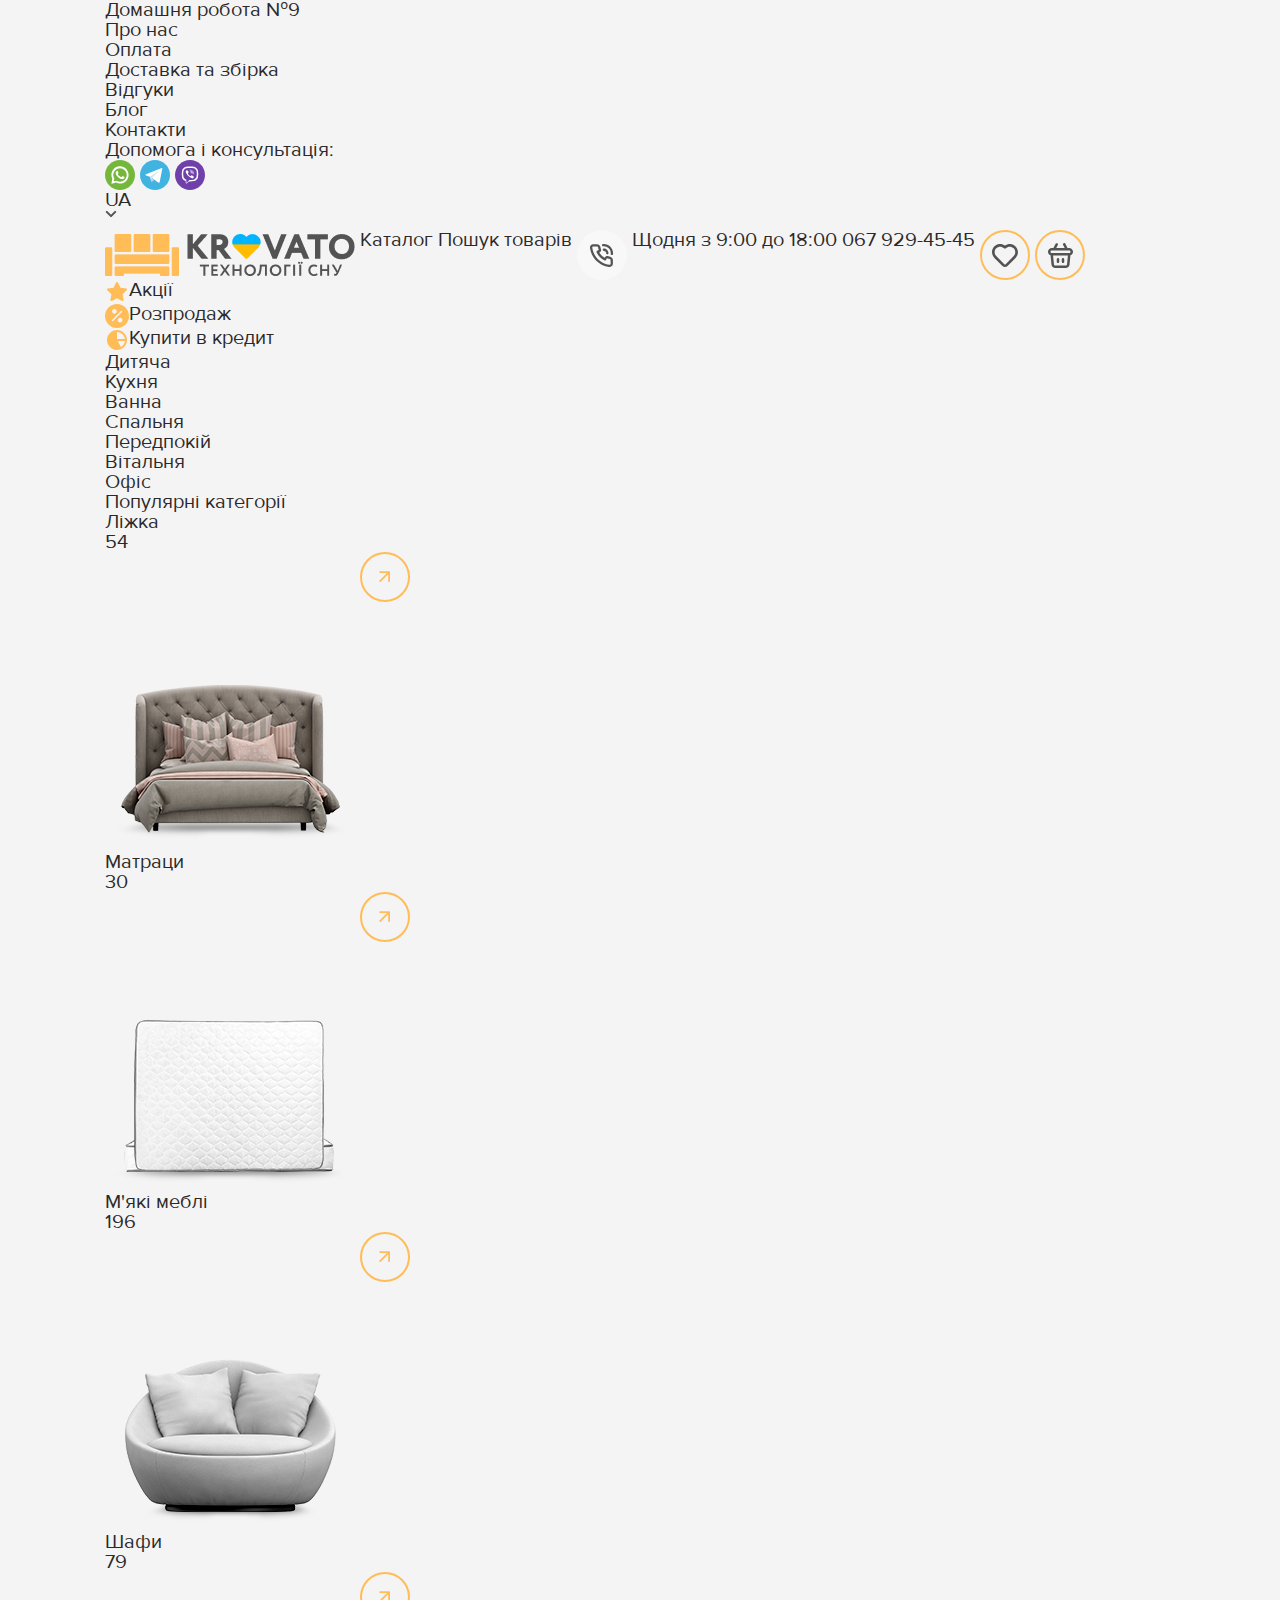
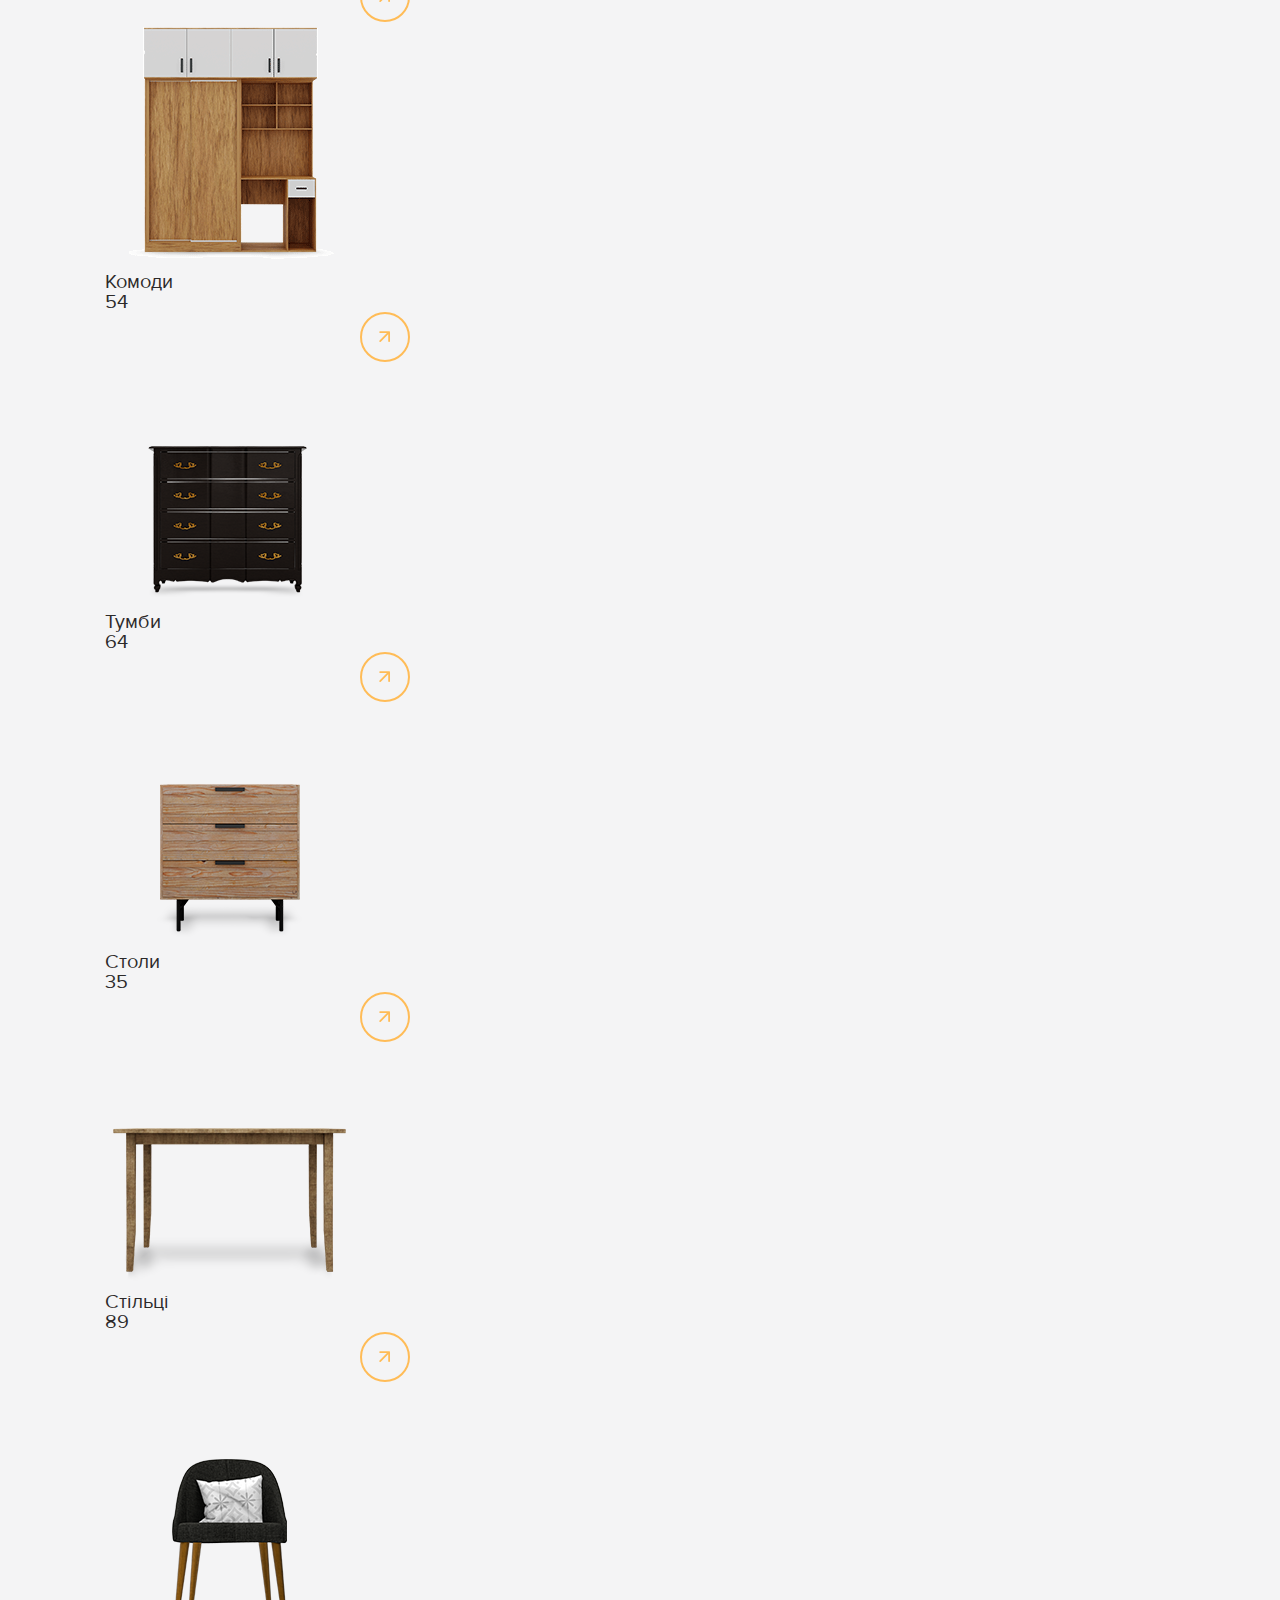
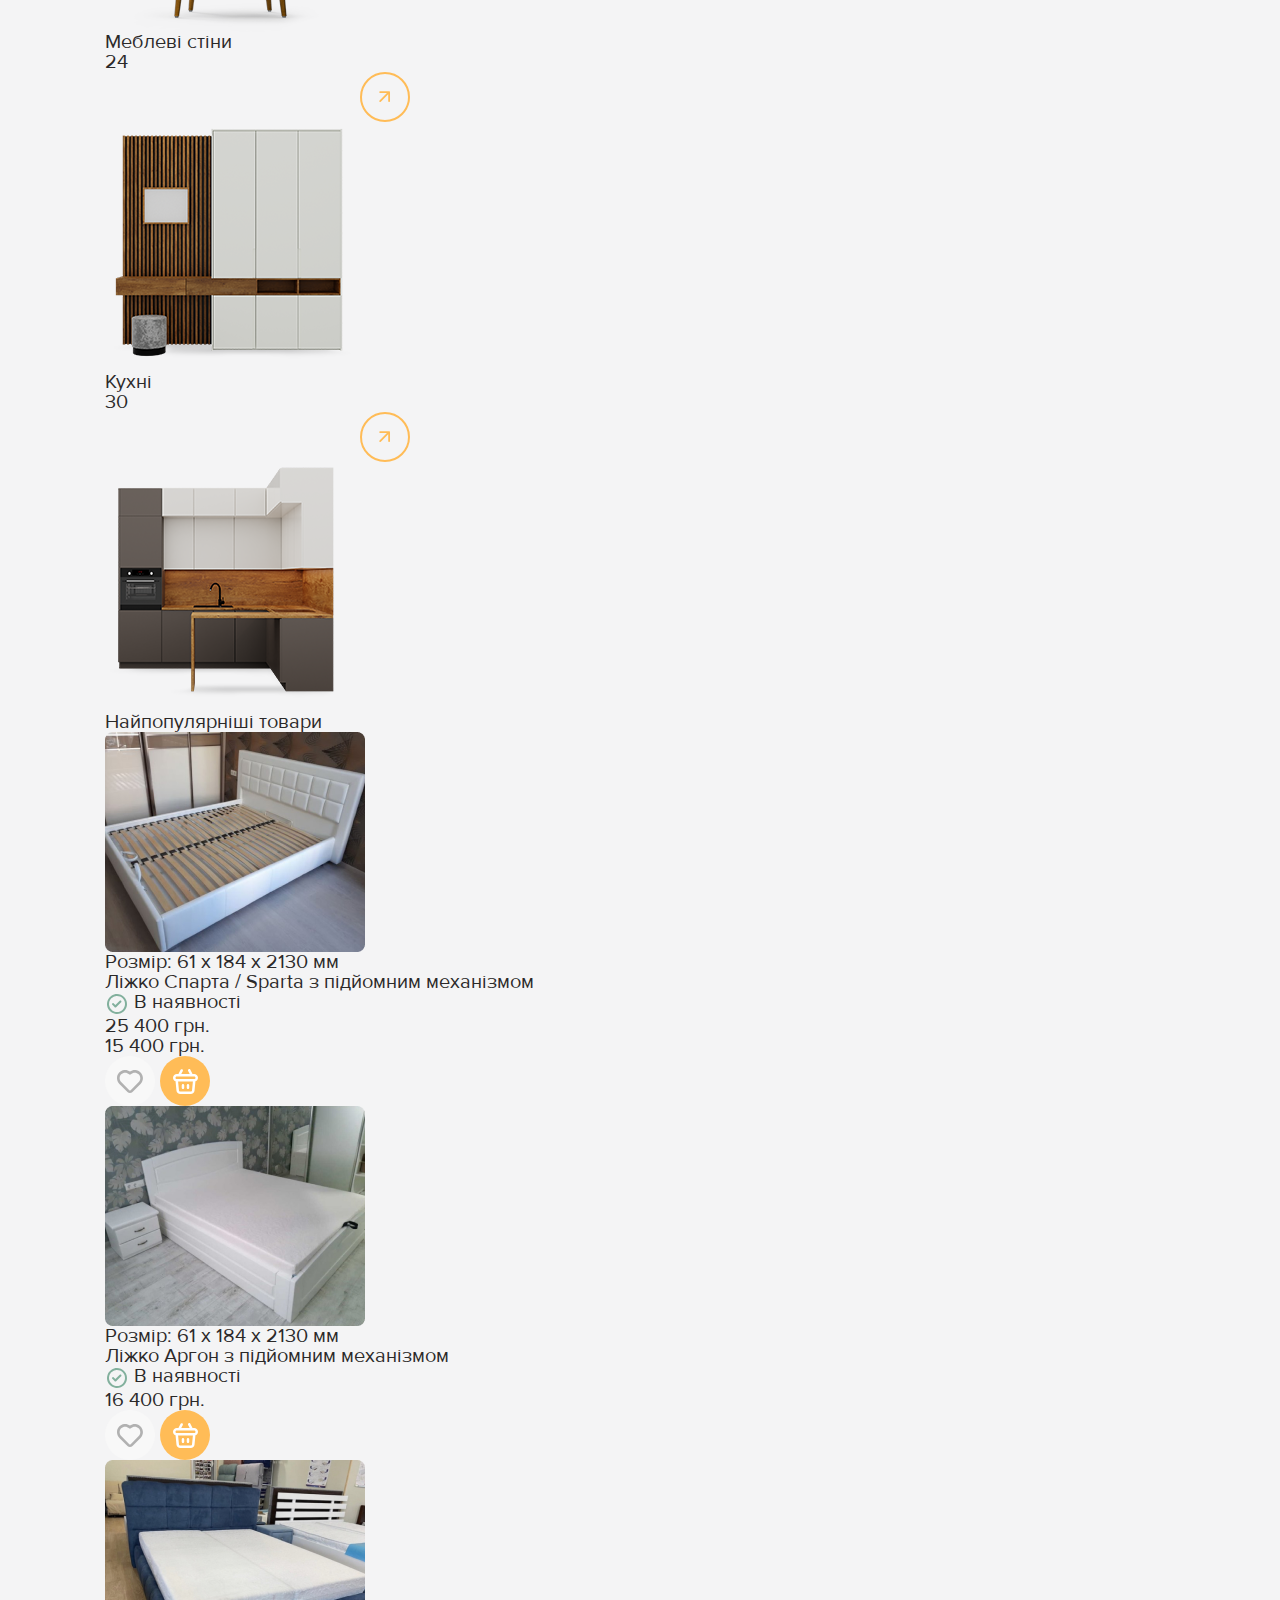
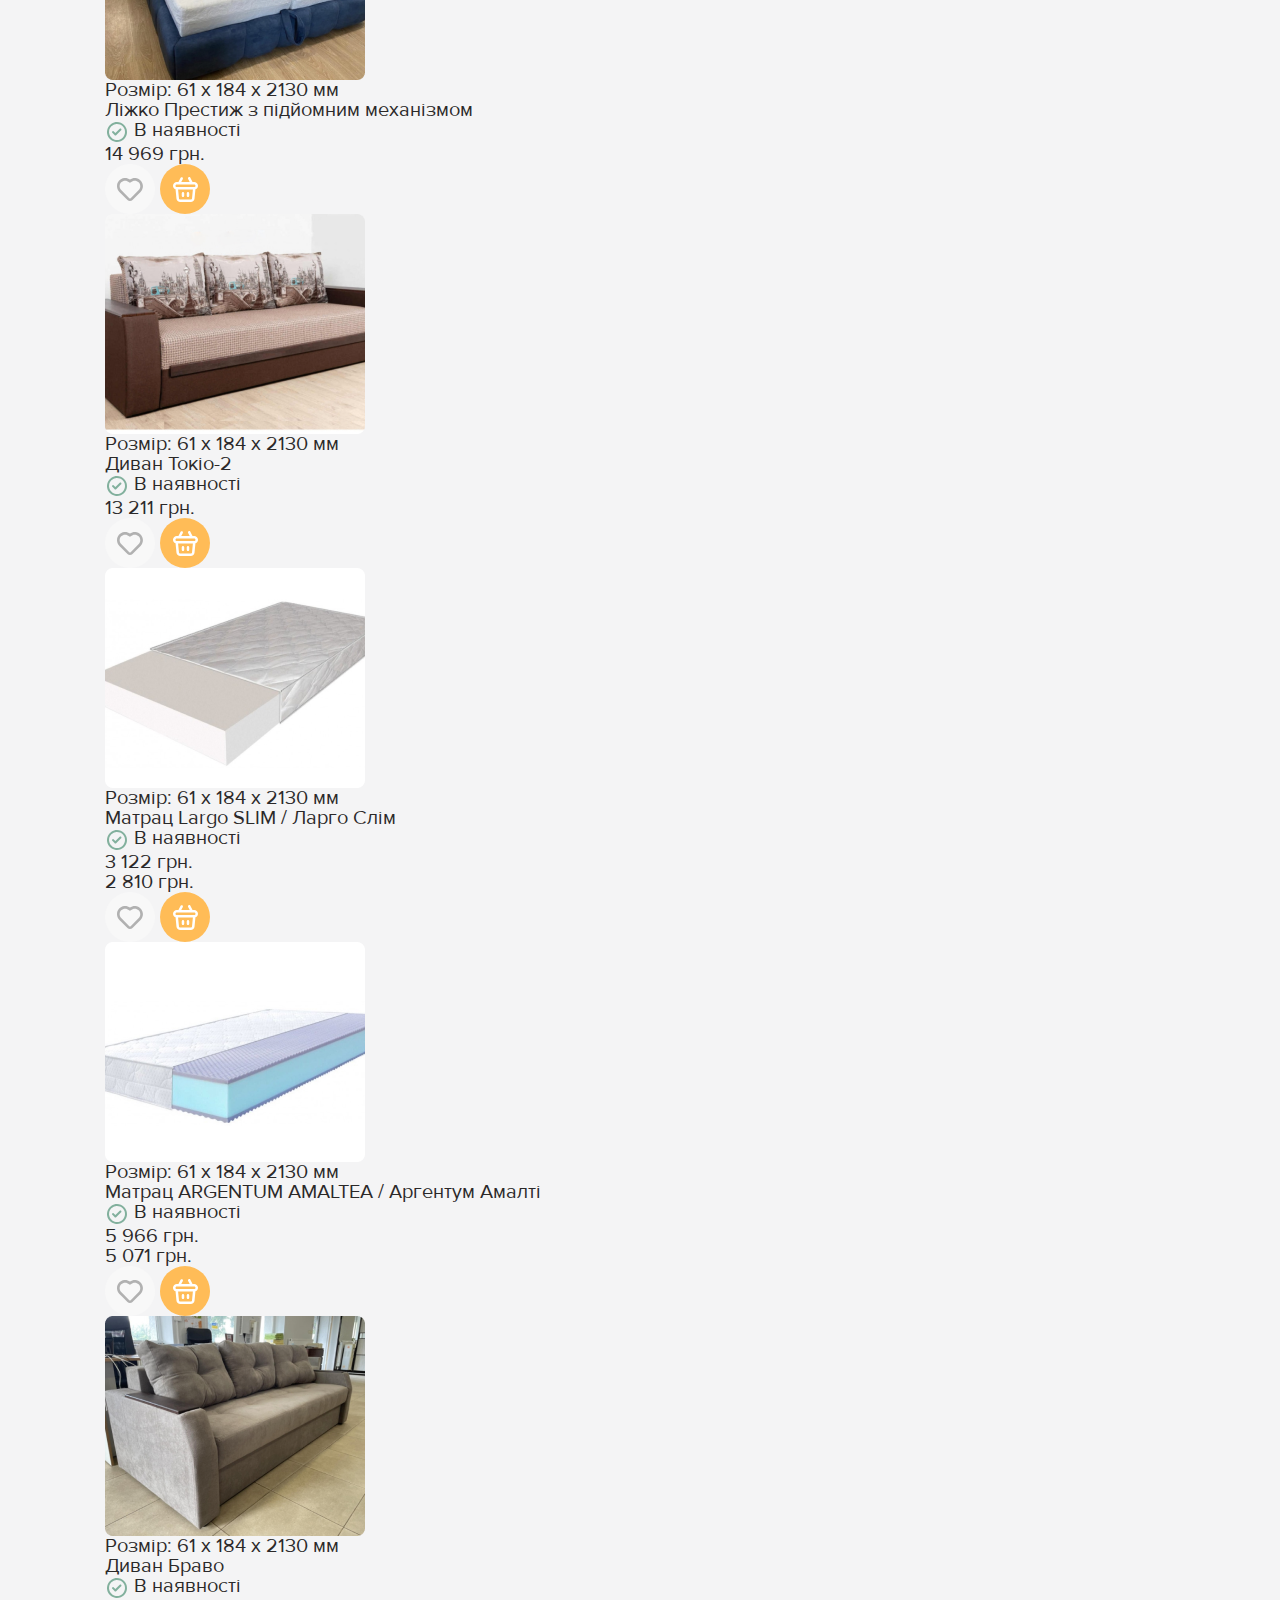
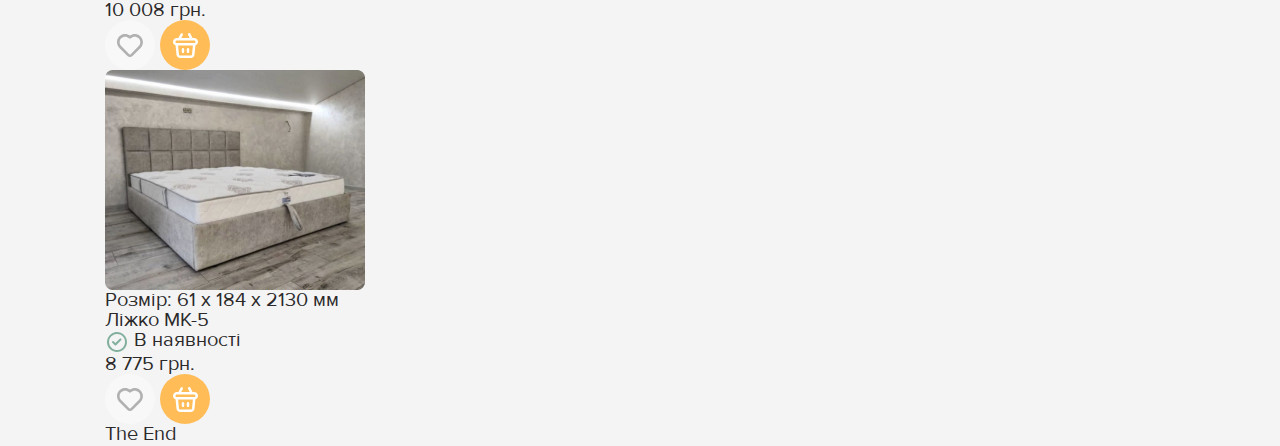
<file: lesson_9/index.html>
<!DOCTYPE html>
<html lang="uk">

	<head>
		<meta charset="UTF-8">
		<meta name="viewport" content="width=device-width, initial-scale=1.0">
		<link rel="stylesheet" href="css/style.css">
		<title>Домашня робота№9</title>
	</head>
	<body>
		<div class="hm">
			<header class="header">
				<div class="header__container">
					<div class="header__title">
						<h1>Домашня робота №9</h1>
					</div>
					<div class="menu">
						<ul class="menu__list">
							<li class="menu__item">
								Про нас
							</li>
							<li class="menu__item">
								Оплата
							</li>
							<li class="menu__item">
								Доставка та збірка
							</li>
							<li class="menu__item">
								Відгуки
							</li>
							<li class="menu__item">
								Блог
							</li>
							<li class="menu__item">
								Контакти
							</li>
						</ul>
						<div class="social-media">
							<div class="social-media__text">
								<p>
									Допомога і консультація:
								</p>
								<a href="#" target="_blank" class="social-media__link">
									<img src="img/whatsapp.svg" alt="вотс-ап" class="social-media__icon">
								</a>
								<a href="#" target="_blank" class="social-media__link">
									<img src="img/telegram.svg" alt="телеграм" class="social-media__icon">
								</a>
								<a href="#" target="_blank" class="social-media__link">
									<img src="img/viber.svg" alt="вайбер" class="social-media__icon">
								</a>
							</div>
						</div>
						<div class="menu lang-block">
							<div class="lang-block__text">UA</div>
							<div class="lang-block__icon">
								<a href="#" class="lang-block__icon-arrow"> <img src="img/arrow.svg"
										alt="arrow"></a>
							</div>
						</div>
						<div class="header-krovato">
							<div class="header-krovato krovato-block">
								<a href="#" class="krovato-block__logo">
									<img src="img/logo-header.png" alt="logo-header">
								</a>
								<a href="#" class="krovato-block__button">Каталог</a>
								<a href="#" class="krovato-block__search">Пошук товарів</a>
								<a href="tel:0679294545" class="krovato-block__phone">
									<img src="img/icon-tel.svg" alt="phone">
									Щодня з 9:00 до 18:00
									<span>067 929-45-45</span>
								</a>
								<a href="#" class="krovato-block__button-selected">
									<img src="img/obrane.svg" alt="selected">
								</a>
								<a href="#" class="krovato-block__button-basket">
									<img src="img/korzina.svg" alt="basket">
								</a>
							</div>
							<div class="kravato-menu">
								<div class="kravato-menu__conteiner">
									<ul class="kravato-menu__list">
										<li class="kravato-menu__item">
											<a href="#" class="kravato-menu__link">
												<img src="img/akcii.svg" alt="akcii">Акції
											</a>
										</li>
										<li class="kravato-menu__item">
											<a href="#" class="kravato-menu__link">
												<img src="img/sale.svg" alt="sale">Розпродаж
											</a>
										</li>
										<li class="kravato-menu__item">
											<a href="#" class="kravato-menu__link">
												<img src="img/credit.svg" alt="credit">Купити в кредит
											</a>
										</li>
									</ul>
								</div>
							</div>
							<div class="kravato-menu-rooms">
								<div class="kravato-menu-rooms__container">
									<ul class="kravato-menu-rooms__list">
										<li class="kravato-menu-rooms__link">
											<a href="#">Дитяча</a>
										</li>
										<li class="kravato-menu-rooms__link">
											<a href="#">Кухня</a>
										</li>
										<li class="kravato-menu-rooms__link">
											<a href="#">Ванна</a>
										</li>
										<li class="kravato-menu-rooms__link">
											<a href="#">Спальня</a>
										</li>
										<li class="kravato-menu-rooms__link">
											<a href="#">Передпокій</a>
										</li>
										<li class="kravato-menu-rooms__link">
											<a href="#">Вітальня</a>
										</li>
										<li class="kravato-menu-rooms__link">
											<a href="#">Офіс</a>
										</li>
									</ul>
								</div>
							</div>
						</div>
					</div>
				</div>
			</header>
			<main class="main">
				<div class="main__container">
					<div class="popular">
						<div class="popular__title">
							<h2>Популярні категорії</h2>
						</div>
						<div class="popular-card">
							<div class="popular-card__text">
								<p>Ліжка</p>
								<p>54</p>
							</div>
							<div class="popular-card__image">
								<a href="#" class="popular-card__img">
									<img src="img/main/bag.png" alt="bag">
									<img src="img/main/arrow-main.svg" alt="icon">
								</a>
							</div>
						</div>
						<div class="popular-card">
							<div class="popular-card__text">
								<p>Матраци</p>
								<p>30</p>
							</div>
							<div class="popular-card__image">
								<a href="#" class="popular-card__img">
									<img src="img/main/mattress.png" alt="mattress">
									<img src="img/main/arrow-main.svg" alt="icon">
								</a>
							</div>
						</div>
						<div class="popular-card">
							<div class="popular-card__text">
								<p>М'які меблі</p>
								<p>196</p>
							</div>
							<div class="popular-card__image">
								<a href="#" class="popular-card__img">
									<img src="img/main/furniture.png" alt="Upholstered-furniture">
									<img src="img/main/arrow-main.svg" alt="icon">
								</a>
							</div>
						</div>
						<div class="popular-card">
							<div class="popular-card__text">
								<p>Шафи</p>
								<p>79</p>
							</div>
							<div class="popular-card__image">
								<a href="#" class="popular-card__img">
									<img src="img/main/wardrobe.png" alt="wardrobe">
									<img src="img/main/arrow-main.svg" alt="icon">
								</a>
							</div>
						</div>
						<div class="popular-card">
							<div class="popular-card__text">
								<p>Комоди</p>
								<p>54</p>
							</div>
							<div class="popular-card__image">
								<a href="#" class="popular-card__img">
									<img src="img/main/commode.png" alt="commode">
									<img src="img/main/arrow-main.svg" alt="icon">
								</a>
							</div>
						</div>
						<div class="popular-card">
							<div class="popular-card__text">
								<p>Тумби</p>
								<p>64</p>
							</div>
							<div class="popular-card__image">
								<a href="#" class="popular-card__img">
									<img src="img/main/stone.png" alt="stone">
									<img src="img/main/arrow-main.svg" alt="icon">
								</a>
							</div>
						</div>
						<div class="popular-card">
							<div class="popular-card__text">
								<p>Столи</p>
								<p>35</p>
							</div>
							<div class="popular-card__image">
								<a href="#" class="popular-card__img">
									<img src="img/main/table.png" alt="table">
									<img src="img/main/arrow-main.svg" alt="icon">
								</a>
							</div>
						</div>
						<div class="popular-card">
							<div class="popular-card__text">
								<p>Стільці</p>
								<p>89</p>
							</div>
							<div class="popular-card__image">
								<a href="#" class="popular-card__img">
									<img src="img/main/chair.png" alt="chair">
									<img src="img/main/arrow-main.svg" alt="icon">
								</a>
							</div>
						</div>
						<div class="popular-card">
							<div class="popular-card__text">
								<p>Меблеві стіни</p>
								<p>24</p>
							</div>
							<div class="popular-card__image">
								<a href="#" class="popular-card__img">
									<img src="img/main/walls.png" alt="walls">
									<img src="img/main/arrow-main.svg" alt="icon">
								</a>
							</div>
						</div>
						<div class="popular-card">
							<div class="popular-card__text">
								<p>Кухні</p>
								<p>30</p>
							</div>
							<div class="popular-card__image">
								<a href="#" class="popular-card__img">
									<img src="img/main/kitchen.png" alt="kitchen">
									<img src="img/main/arrow-main.svg" alt="icon">
								</a>
							</div>
						</div>
					</div>
					<div class="most-popular">
						<div class="most-popular__title">
							<h3>Найпопулярніші товари</h3>
						</div>
						<div class="most-popular__card">
							<a href="#" class="most-popular__image">
								<img src="img/main/most-bag1.png" alt="bag">
							</a>
							<div class="most-popular__text">
								<p>Розмір: 61 x 184 x 2130 мм</p>
							</div>
							<div class="most-popular__sub-title">
								<h4>Ліжко Спарта / Sparta з підйомним механізмом</h4>
							</div>
							<div class="most-popular__availability">
								<img src="img/main/check.svg" alt="availability">
								В наявності
							</div>
							<div class="most-popular__price">
								<div class="most-popular__price-old">
									<p>25 400 грн.</p>
								</div>
								<div class="most-popular__price-new">
									<p>15 400 грн.</p>
								</div>
								<a href="#" class="most-popular__icon">
									<img src="img/main/obrane.svg" alt="selected">
									<img src="img/main/korzina.svg" alt="basket">
								</a>
							</div>

						</div>
						<div class="most-popular__card">
							<a href="#" class="most-popular__image">
								<img src="img/main/most-bag2.png" alt="bag">
							</a>
							<div class="most-popular__text">
								<p>Розмір: 61 x 184 x 2130 мм</p>
							</div>
							<div class="most-popular__sub-title">
								<h4>Ліжко Аргон з підйомним механізмом</h4>
							</div>
							<div class="most-popular__availability">
								<img src="img/main/check.svg" alt="availability">
								В наявності
							</div>
							<div class="most-popular__price">
								<div class="most-popular__price-old">
									<p></p>
								</div>
								<div class="most-popular__price-new">
									<p>16 400 грн.</p>
								</div>
								<a href="#" class="most-popular__icon">
									<img src="img/main/obrane.svg" alt="selected">
									<img src="img/main/korzina.svg" alt="basket">
								</a>
							</div>

						</div>
						<div class="most-popular__card">
							<a href="#" class="most-popular__image">
								<img src="img/main/most-bag3.png" alt="bag">
							</a>
							<div class="most-popular__text">
								<p>Розмір: 61 x 184 x 2130 мм</p>
							</div>
							<div class="most-popular__sub-title">
								<h4>Ліжко Престиж з підйомним механізмом</h4>
							</div>
							<div class="most-popular__availability">
								<img src="img/main/check.svg" alt="availability">
								В наявності
							</div>
							<div class="most-popular__price">
								<div class="most-popular__price-old">
									<p></p>
								</div>
								<div class="most-popular__price-new">
									<p>14 969 грн.</p>
								</div>
								<a href="#" class="most-popular__icon">
									<img src="img/main/obrane.svg" alt="selected">
									<img src="img/main/korzina.svg" alt="basket">
								</a>
							</div>

						</div>
						<div class="most-popular__card">
							<a href="#" class="most-popular__image">
								<img src="img/main/most-bag4.png" alt="bag">
							</a>
							<div class="most-popular__text">
								<p>Розмір: 61 x 184 x 2130 мм</p>
							</div>
							<div class="most-popular__sub-title">
								<h4>Диван Токіо-2</h4>
							</div>
							<div class="most-popular__availability">
								<img src="img/main/check.svg" alt="availability">
								В наявності
							</div>
							<div class="most-popular__price">
								<div class="most-popular__price-old">
									<p></p>
								</div>
								<div class="most-popular__price-new">
									<p>13 211 грн.</p>
								</div>
								<a href="#" class="most-popular__icon">
									<img src="img/main/obrane.svg" alt="selected">
									<img src="img/main/korzina.svg" alt="basket">
								</a>
							</div>

						</div>
						<div class="most-popular__card">
							<a href="#" class="most-popular__image">
								<img src="img/main/most-mattress5.png" alt="mattress">
							</a>
							<div class="most-popular__text">
								<p>Розмір: 61 x 184 x 2130 мм</p>
							</div>
							<div class="most-popular__sub-title">
								<h4>Матрац Largo SLIM / Ларго Слім</h4>
							</div>
							<div class="most-popular__availability">
								<img src="img/main/check.svg" alt="availability">
								В наявності
							</div>
							<div class="most-popular__price">
								<div class="most-popular__price-old">
									<p>3 122 грн.</p>
								</div>
								<div class="most-popular__price-new">
									<p>2 810 грн.</p>
								</div>
								<a href="#" class="most-popular__icon">
									<img src="img/main/obrane.svg" alt="selected">
									<img src="img/main/korzina.svg" alt="basket">
								</a>
							</div>

						</div>
						<div class="most-popular__card">
							<a href="#" class="most-popular__image">
								<img src="img/main/most-mattress6.png" alt="mattress">
							</a>
							<div class="most-popular__text">
								<p>Розмір: 61 x 184 x 2130 мм</p>
							</div>
							<div class="most-popular__sub-title">
								<h4>Матрац ARGENTUM AMALTEA / Аргентум Амалті</h4>
							</div>
							<div class="most-popular__availability">
								<img src="img/main/check.svg" alt="availability">
								В наявності
							</div>
							<div class="most-popular__price">
								<div class="most-popular__price-old">
									<p>5 966 грн.</p>
								</div>
								<div class="most-popular__price-new">
									<p>5 071 грн.</p>
								</div>
								<a href="#" class="most-popular__icon">
									<img src="img/main/obrane.svg" alt="selected">
									<img src="img/main/korzina.svg" alt="basket">
								</a>
							</div>

						</div>
						<div class="most-popular__card">
							<a href="#" class="most-popular__image">
								<img src="img/main/most-bag7.png" alt="mattress">
							</a>
							<div class="most-popular__text">
								<p>Розмір: 61 x 184 x 2130 мм</p>
							</div>
							<div class="most-popular__sub-title">
								<h4>Диван Браво</h4>
							</div>
							<div class="most-popular__availability">
								<img src="img/main/check.svg" alt="availability">
								В наявності
							</div>
							<div class="most-popular__price">
								<div class="most-popular__price-old">
									<p></p>
								</div>
								<div class="most-popular__price-new">
									<p>10 008 грн.</p>
								</div>
								<a href="#" class="most-popular__icon">
									<img src="img/main/obrane.svg" alt="selected">
									<img src="img/main/korzina.svg" alt="basket">
								</a>
							</div>

						</div>
						<div class="most-popular__card">
							<a href="#" class="most-popular__image">
								<img src="img/main/most-bag8.png" alt="mattress">
							</a>
							<div class="most-popular__text">
								<p>Розмір: 61 x 184 x 2130 мм</p>
							</div>
							<div class="most-popular__sub-title">
								<h4>Ліжко МК-5</h4>
							</div>
							<div class="most-popular__availability">
								<img src="img/main/check.svg" alt="availability">
								В наявності
							</div>
							<div class="most-popular__price">
								<div class="most-popular__price-old">
									<p></p>
								</div>
								<div class="most-popular__price-new">
									<p>8 775 грн.</p>
								</div>
								<a href="#" class="most-popular__icon">
									<img src="img/main/obrane.svg" alt="selected">
									<img src="img/main/korzina.svg" alt="basket">
								</a>
							</div>

						</div>
					</div>
				</div>
			</main>
			<footer class="footer">
				<div class="footer__container">
					<div class="footer__title">
						<h5>The End</h5>
					</div>
				</div>

			</footer>
		</div>
	</body>

</html>
</file>
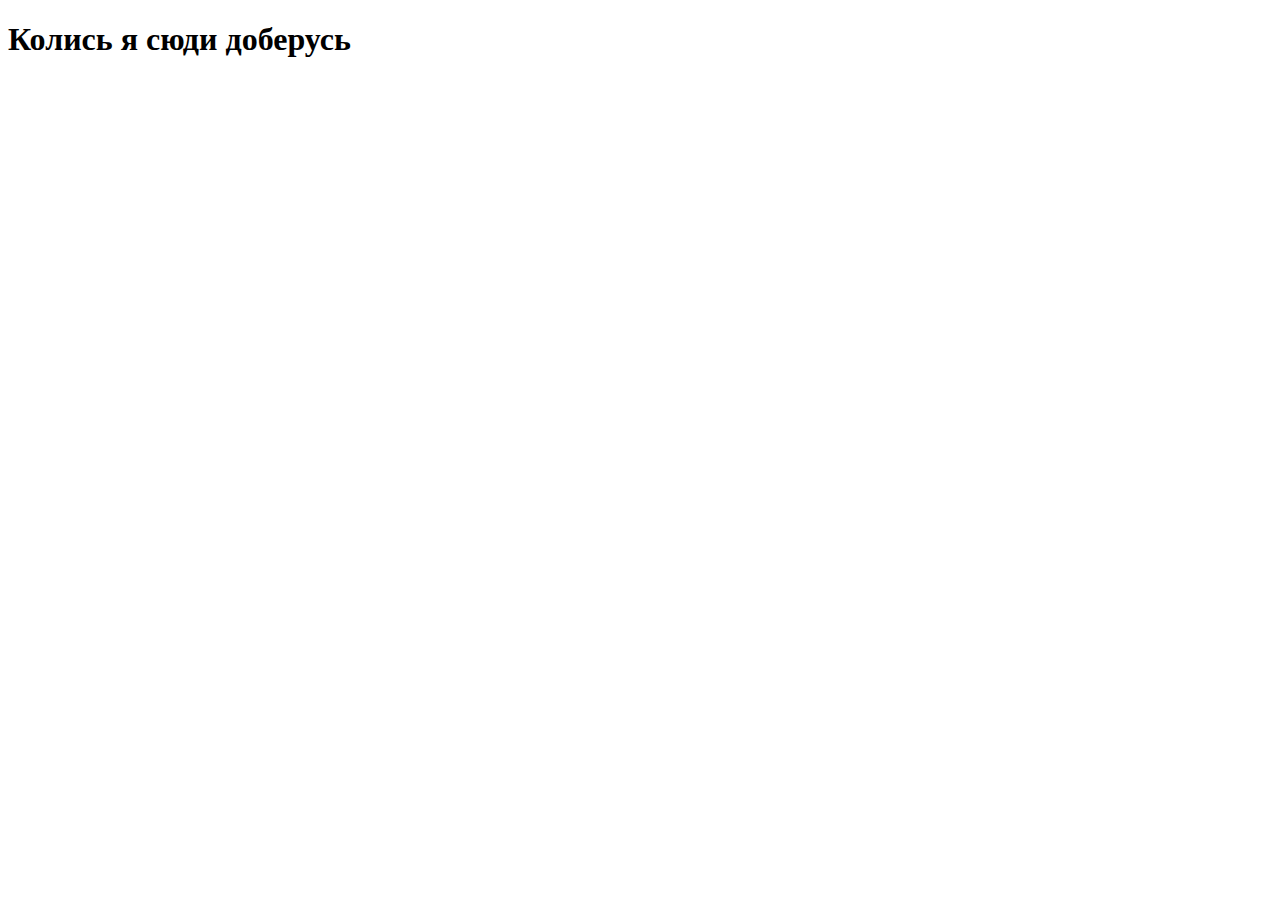
<file: lesson_2/contacts.html>
<!DOCTYPE html>
<html lang="en">

<head>
	<meta charset="UTF-8">
	<meta name="viewport" content="width=device-width, initial-scale=1.0">
	<title>Всесвітній день футболу</title>
</head>

<body>
	<h1>Колись я сюди доберусь</h1>
</body>

</html>
</file>
<file: lesson_4/css/style.css>
@import url('https://fonts.googleapis.com/css2?family=Open+Sans:ital,wght@0,300..800;1,300..800&display=swap');
@import url('https://fonts.googleapis.com/css2?family=Madimi+One&display=swap');

@import url("fonts.css"); 

@import url("reset.css"); 

.page {
	font-family:"Open Sans", sans-serif;
	font-weight: 400;
	color: #2b2929;;
}
.krovato, .living-room,.text-room,.room-sub-title {
	font-family: "Proxima Nova Rg", sans-serif;
}

.title {
	font-family:"Madimi One", sans-serif;
	text-align: center;
	font-size: 45px;
	font-weight: 700;
	font-style: oblique;
	color: rgba(153, 24, 43, 0.8);
	text-shadow: #FC0 1px 0 10px;
	text-transform: capitalize;
}
.header {
	text-align: center;
	font-weight: 600;
	color: blue;
}
.img {
	text-align: center;
}
.text {
	color:hotpink;
	text-align: right;
	letter-spacing: 4px;
}
.span {
	color: blueviolet;
	text-transform: uppercase;
	font-weight: 600;
	word-spacing: 3px;
	text-shadow: #FC0 2px -3px 8px;
}
.text-2 {
	color: goldenrod;
	text-decoration: line-through;
	text-decoration-color: black;
	font-family: fantasy;
}
.text-3 {
	color: rgb(119, 156, 156);
	font-family: cursive;
	text-decoration:overline;
	line-height: 25px;
	letter-spacing: 5px;

}
.text-4 {
	color: brown;
	font-size: 25px;
	font-weight: 500;
	text-transform: lowercase;
	text-decoration: underline;
	text-decoration-style: double;
}
.text-5 {
	color: rgb(74, 201, 218);
	font-size: 33px;
	font-style: oblique;
	word-spacing: 8px;
	text-decoration: underline;
}
.text-6 {
	color: rgb(32, 22, 222);
	font-weight: 700;
	text-align: center;
	text-decoration: line-through;
	text-decoration-color:red;
	text-transform: uppercase;
	white-space: pre-line;
	text-decoration-style: dashed;
}
.title-krovato,.living-room {
	text-align: center;
	font-weight: 600;
	font-size: 40px;
}
.text-gba {
	color: rgba(0, 0, 0, 0.5);
}
.img-room {
	text-align: center;
}
.room-sub-title {
	font-size: 20px;
}
</file>
<file: lesson_5/css/style.css>
@import url('https://fonts.googleapis.com/css2?family=Roboto:ital,wght@0,100;0,300;0,400;0,500;0,700;0,900;1,100;1,300;1,400;1,500;1,700;1,900&display=swap');
@import url("fonts.css"); 

@import url("reset.css"); 

.page-living-room {
	font-family: "Proxima Nova", sans-serif;
	color: rgb(43, 41, 41);
	font-size: 16px;
	line-height: 30px;
	margin-left: 225px;
	max-width: 1070px;
}
.header{
	font-size: 40px;
	text-align: center;
	font-weight: 700;
	line-height: 50px;
}
.living-room  {
	font-size: 40px;
	margin-top: 40px;
	font-weight: 700;
}
.img-room {
	
	margin-top: 40px;
}
.text-room {
	margin-top: 40px;
} 
.room-sub-title {
	font-size: 20px;
	margin-top: 40px;
	font-weight: 700;
}
.text-room p{
	padding-bottom:20px;
}
.page-product{
	background-color: #1e28320f;
	margin-top: 60px;
}
.procuct-title {
	font-family:"Roboto",sans-serif;
	font-weight: 500;
	text-transform: capitalize;
	font-size: 50px;
	margin-left: 225px;
	max-width: 1320px;
}
.gallery {
	margin-top: 60px;
	font-size: 0;
	margin-left: 150px;
}
.woman-run, .bag, .woman-watch, .beautifull-dress, .man, .men-watch {
	display: inline-block;
	margin: 0 6px;
}
.page-krovato {
	font-family: "Proxima Nova", sans-serif;
	color: rgb(43, 41, 41);
	font-size: 16px;
	max-width: 1290px;
	margin-top: 70px;
	margin-left: 225px;
	line-height: 30px;
}
.krovato-title {
	text-align: center;
	font-size: 40px;
	font-weight: 700;
	margin-bottom: 40px;
}
.span-krovato {
	text-transform: uppercase;
}
.krovato-img {
	padding-bottom: 20px;
}
.krovato-sub-title {
	font-size: 26px;
	font-weight: 600;
	padding-bottom: 20px;
}
.krovato-content {
	vertical-align: top;
	display: inline-block;
	max-width: 300px;
	text-align: center;
	padding-right: 30px;
}
.krovato-text {
	padding-top: 20px;
	text-align: center;
	letter-spacing: 0;
}
</file>
<file: lesson_6/css/style.css>
@import url("fonts.css"); 
@import url('https://fonts.googleapis.com/css2?family=Quicksand:wght@700&display=swap');
@import url('https://fonts.googleapis.com/css2?family=Quicksand:wght@500&display=swap');
@import url('https://fonts.googleapis.com/css2?family=Roboto:wght@300&display=swap');
@import url('https://fonts.googleapis.com/css2?family=Roboto&display=swap');

@import url("reset.css"); 

.page-living-room {
	font-family: "Proxima Nova", sans-serif;
	color: rgb(43, 41, 41);
	font-size: 16px;
	line-height: 1.875; /* 30/16 */
	margin-left: 225px;
	max-width: 1070px;
	margin-bottom: 60px;
}
.header{
	font-size: 40px;
	text-align: center;
	font-weight: 700;
	line-height: 50px;
	margin-bottom: 40px;
}
.title-living-room {
	margin-bottom: 40px;
}
.living-room  {
	font-size: 40px;
	margin-bottom: 40px;
	font-weight: 700;
}
.img-room {
	
	margin-bottom: 40px;
}
.text-room-2 {
	margin-bottom: 40px;
} 
.room-sub-title {
	font-size: 20px;
	font-weight: 600;
	margin-bottom: 40px;
	line-height:1.40; /* 28/20 */
}
.text-room p{
	margin-bottom:20px;
}
.living-room-item {
	background: url(../img/Vector.png)0 0/ auto auto no-repeat;
	padding-left: 47px;
	margin-bottom: 20px;
}
.living-room-list {
	margin-bottom: 26px;
}
.page-explore {
	
	font-family: "Quicksand", sans-serif;
	font-weight: 500;
	background: url(../img/background.png) no-repeat;
	max-width: 100%;
	background-size: cover;
	max-height: 600px;
	margin-bottom: 60px;
}	
.container-explore {
	display: inline-block;
	padding-left: 80px;
	padding-bottom: 78px;
	padding-top: 78px;
	max-width: 50%;
}
.explore-img {
	display: inline-block;
	vertical-align: middle;
	margin-left: 133px;
	max-width: 547px;
}
.text-explore {
	text-align: left;
	
}
.title-explore {
	font-weight: 700;
	font-size: 40px;
	line-height:1.2; /* 48/40 */
	max-width: 600px;
	margin-bottom: 24px;
	color: white;
}
.text-explore {
	font-size: 20px;
	font-weight: 500;
	color: white;
	line-height: 1.60; /* 32/20 */
	margin-bottom: 24px;
	max-width: 600px;
}
.explore-button {
	display: inline-block;
	font-size: 16px;
	font-weight: 700;
	line-height: 1.56; /* 25/16 */
	border-radius: 8px;
	background-color: white;
	max-width: 217px;
	max-height: 48px;
}
.explore-subject-button {
	background: url(../img/icon.png) 10px 15px no-repeat;
	background-size: 19px 19px;
	padding: 12px 20px 12px 35px;
}
.page-collection {
	font-family:Roboto,sans-serif;
	background-color: rgba(30, 40, 50, 0.496);
	background: url(../img/coll-decor.png) 0 60%  no-repeat, url(../img/collection-decor.png) 100% 50%  no-repeat;
	max-width: 100%;
}

.collection-conteiner {
	padding-right: 100px;
	text-align: center;
	height: 847px;
	
}
.collection-content {
	display: inline-block; 
	vertical-align: middle;
	text-align: start;  
	margin-right: 130px;
	max-width: 690px;
	
}
.collection-title {
	font-weight: 300;
	font-size: 74px;
   line-height: 1.35; /*74/55 */
	letter-spacing: 0;
	margin-bottom: 52px;
}
.collection-text {
	font-weight: 400;
	font-size: 30px;
	 line-height: 1.83; /* 55/30  */
	text-transform: capitalize;
	margin-bottom: 66px;
}
.collection-img {
	display: inline-block;
	vertical-align: middle;
	max-height: 542px;
   border: 2px solid #00000045;
   border-radius: 160px 0 ;
	
}
.collection-img img {
	max-width: 425px;
	width: 100%;
	border-radius: 160px 0px;
	margin: -20px 0 15px -15px;
}

.collection-button {
	display: inline-block;
	font-weight: 400;
	font-size: 29px;
	letter-spacing: 0;
	background: rgb(30, 40, 50);
	color: #fff;
	line-height: 1.17;
	text-transform: capitalize;
}
.collection-shop-button {
	background: url(../img/icon-collection.png) 28px 22px no-repeat;
	padding: 19px 26px 19px 64px;
}
.footer {
	font-family: Roboto,sans-serif;
	font-size: 75px;
	display: inline-block;
	font-weight: 500;
	margin: 0 400px;
	text-transform: capitalize;
	color: aqua;
	background-color: black;
	
}
</file>
<file: lesson_7/css/style.css>
@import url("fonts.css"); 
@import url('https://fonts.googleapis.com/css2?family=Quicksand:wght@700&display=swap');
@import url('https://fonts.googleapis.com/css2?family=Roboto&display=swap');
@import url('https://fonts.googleapis.com/css2?family=Exo:ital@0;1&display=swap');
@import url('https://fonts.googleapis.com/css2?family=Exo:ital,wght@0,700;1,700&display=swap');
@import url('https://fonts.googleapis.com/css2?family=Exo:ital,wght@0,500;1,500&display=swap');

@import url("reset.css"); 

.header{
	font-family: "Quicksand",sans-serif;
	font-size: 40px;
	text-align: center;
	font-weight: 700;
	line-height: 50px;
	margin-bottom: 40px;
}
.header-list {
	display: inline-block;
	color: floralwhite;
}
.header-item {
	background-color: black;
	display: inline-block;
	margin-right: 50px;
	border-radius: 8px;
	padding:  10px 15px;
	box-shadow: -15px 5px 15px red;
}
.header-item:last-child {
	margin-left: 0;
}
.progect {
	font-family: "Proxima Nova", sans-serif;
	color: rgb(43, 41, 41);
	font-size: 16px;
	line-height: 1.875; /* 30/16 */
	font-weight: 400;
	margin: 0 auto;
	max-width: 1070px;
	width: 100%;
	
}

.page-living-room {
	margin-bottom: 60px;
}

.title-living-room {
	font-weight: 600;
	margin-bottom: 40px;
	line-height: 1.2; /* 48/40 */
}
.living-room  {
	font-size: 40px;
	margin-bottom: 40px;
}
.img-room {
	border-radius: 8px;
	margin-bottom: 40px;
}
.text-room {
	margin-bottom: 40px;
}
.text-room-2 {
	margin-bottom: 40px;
} 
.room-sub-title {
	
	font-size: 20px;
	font-weight: 600;
	margin-bottom: 40px;
	line-height:1.40; /* 28/20 */
}
.text-room p{
	margin-bottom:20px;
}

.living-room-list p {
	display: inline-block;
	
}


.living-room-item {
	display: list-item;
	margin-bottom: 20px;
	padding-left: 47px;
}
.living-room-list li:last-child {
	margin-bottom:40px;
}
.living-room-item::before{
	content: "";
	display: inline-block;
	background: url(../img/Vector.png)0 0/100% no-repeat;
	width: 27px;
	height: 27px;
	margin-right: 20px;
	vertical-align: top;
   margin: 0px 15px 0px -47px;

}
.about {
	font-family:"Exo",sans-serif ;
	background-image: linear-gradient(-180deg,#000000e6 0,#000000fc 100%);
	color: #fff;
	margin-bottom: 60px;
	text-transform: capitalize;
	padding-top: 120px;
}

.title-about {
	font-weight: 700;
	font-size: 60px;
	line-height: 1.16; /* 70/60 */
	text-align: center;
	margin-bottom: 40px;
	text-transform: uppercase;
}
.text-about {
	margin: 0 auto;
	font-weight: 400;
	font-size: 18px;
	max-width: 992px;
	text-align: center;
	line-height: 2.22; /* 40/18 */
	letter-spacing: -0.36px;
	margin-bottom: 60px;
}
.list-about {
	
	display: inline-block;
	font-size: 20px;
	font-weight: 500;
	line-height: 1.25; /* 25/20 */
	padding-bottom: 120px;
}
.list-about-container {
	max-width: 1150px;
	margin: 0 auto;
}
.item-about {
	display: inline-block;
}
.item-about:hover {
	text-decoration: underline;
}
.title-about::after {
	content: "";
	display: block;
	height: 1px;
	background: linear-gradient(90deg, rgba(255, 0, 0, 1) 0%, rgba(66, 255, 0, 1) 35%, rgba(36, 0, 255, 1) 100%);
	margin: 0 auto;
	width: 40%;
	margin-top: 30px;
}
.item-about::after {
	content: "";
	background: linear-gradient(90.00deg, rgb(255, 0, 0), rgb(66, 255, 0) 48.9%, rgb(36, 0, 255) 100%);
	width: 10px;
	height: 10px;
	border-radius: 50%;
	margin: 0 55px;
}
.consult {
	padding: 120px 0;
	max-width: 957px;
	margin: 0 auto;
}
.consult-title {
	font-size: 60px;
	font-weight: 700;
	line-height: 1.16; /* 70/60 */
	text-transform: uppercase;
	margin-bottom: 80px;
}
.consult-title::after {
	display: block;
	content: "";
	height: 1px;
	background: linear-gradient(90deg, rgba(255, 0, 0, 1) 0%, rgba(66, 255, 0, 1) 35%, rgba(36, 0, 255, 1) 100%);
	width: 100%;
	margin-top: 30px;
}
.consult-list {
	display: inline-block;
	font-weight: 400;
	font-size: 20px;
	letter-spacing: -1px;
	line-height: 1; /* 20/20 */
}
.consult-item {
	display: inline-block;
	margin-right: 70px;
	
}
.consult-item-3 {
	display: inline-block;
	text-transform: lowercase;
}
.consult-item:hover{
	color: chartreuse;
	outline: 2px dashed red;
}
.consult-item-3:hover {
	outline: 2px dashed red;
	color: chartreuse;
}
.consult-item:first-child a::before {
	content: "";
	background: url(../img/tel.svg);
	background-size: contain;
	display: inline-block;
	width: 16px;
	height: 16px;
	margin: 0 25px;
}
.consult-item:nth-child(2) a::before {
	content: "";
	background: url(../img/map.svg);
	background-size: contain;
	display: inline-block;
	width: 13px;
	height: 16px;
	margin: 0 25px;
}
.consult-item-3 :first-child::before {
	content: "";
	background: url(../img/mail.svg);
	background-size: contain;
	display: inline-block;
	width: 16px;
	height: 16px;
	margin: 0 25px;
}




.footer {
	font-family: Roboto,sans-serif;
	font-size: 75px;
	display: inline-block;
	font-weight: 500;
	text-transform: capitalize;
	color: yellow;
	background-color: blue;
	border-radius: 8px;
	padding: 10px;
	margin: 0 40%;
}
</file>
<file: lesson_8/css/style.css>
@import url('https://fonts.googleapis.com/css2?family=Exo:ital,wght@0,500;1,500&display=swap');
@import url('https://fonts.googleapis.com/css2?family=Exo:ital,wght@0,700;1,700&display=swap');

@import url("reset.css"); 

.page {
	font-family: "Exo", sans-serif;
	background-color: beige;
	max-width: 90%;
	border: 3px dotted greenyellow;
	margin: 0 auto;
}
.title {
	text-align: center;
	margin-bottom: 50px;
	font-size: 50px;
	font-weight: 700;
	text-decoration: underline;
	text-decoration-color: blue;
}
.item {
	margin-bottom: 20px;
	padding-left: 25px;
}
.item:last-child {
	margin-bottom: 0px;
}
.img {
	margin-left: -580px;
	display: inline-block;
}
.item img {
	display: inline-block;
	vertical-align: middle;
	margin-right: 15px;
	}

.text {
	display: inline-block;
	text-align: left;
	font-size: 20px;
}
.icon {
	display: inline-block;
}
.icon::before {
	content: "";
	vertical-align: middle;
	background: url("../img/Vector-1.svg") 0 12px / 100% no-repeat;
	width: 40px;
	height: 40px;
	margin-right: 20px;
}
.icon:hover::before {
	transform: rotate(-180deg);
	transition: all 0.3s;
}
.icon-2 {
	display: inline-block;
}
.icon-2::before {
	content: "";
	vertical-align: middle;
	background: url("../img/Vector-2.svg") 0 0 / 100% no-repeat;
	width: 40px;
	height: 40px;
	margin-right: 20px;
}
</file>
<file: lesson_10/css/style.css>
@import url("fonts.css");
@import url("reset.css");

body {
	font-family: "Proxima-Nova",sans-serif;
	color: black ;
	font-size: 20px;
	font-weight: 400;
}

.wrapper {
	min-height: 100%;
	overflow: clip;
}
.header__container {
	margin-left: 150px;
	max-width: 1290px;
}

.header {
	color: black;
	background-color: white;
	position: fixed;
	width: 100%;
	z-index: 10;
	padding: 30px 0;
}
.header__button {
	width: 145px;
	height: 46px;
	color: white;
	background-color: #FFBC57;
	border-radius: 8px;
	text-align: center;
	font-weight: 600;
	line-height: 1.26; /* 24/19 */
	position: relative;
	font-size: 19px;
	padding: 11px 20px 11px 55px;
	
}
.header__button:hover {
	background-color: #ec9e28;
}
.header__button::before {
	content: "";
	top: 10px;
	left: 20px;
	width: 24px;
	height: 24px;
	background: url(../img/header/menu.svg);
	position: absolute;
	
}
.header__button:active:before{
	content: "";
	top: 12px;
	left: 20px;
	width: 24px;
	height: 24px;
	background: url(../img/header/close.svg);
	background-repeat: no-repeat;
	position: absolute;
	
}
.menu {
	display: none;
}
.menu:target {
	display: block;
	position: absolute;
	background-color: white;
	margin-top: 50px;

	
}

.menu__image{
	margin-right: 15px;
	
}
.menu__link {
	min-width: 300px;
	min-height: 60px;
	padding: 10px 30px 10px 35px;
	
}
.menu__title {
	display: inline-block;
	color: #2b2929;
	line-height: 1.4; /* 28/20 */
	min-width: 161px;
	min-height: 28px;
}
.menu__link::after{
	content: "";
	background: url(../img/header/arrow-orange.svg) 0 7px no-repeat;
	width: 24px;
	height: 24px;
	
}
.menu__link:hover::after{
	background: url(../img/header/arrow-black.svg) 0 7px no-repeat;
	width: 24px;
	height: 24px;
}
.menu__link:hover{
	
	background-color: #FFBC57;
}
.sub-menu__link:hover {
	color: #FFBC57;
}
.sub-menu {
	position: absolute;
	top: 0;
	left:100%;
	background-color: white;
	height: 100%;
	width: 320px;
	display: none;
	border-radius: 0 8px 8px 0;
	
}
.menu__item:hover .sub-menu {
	display: block;
}
.sub-menu__list {
	font-size: 19px;
	line-height: 2.1; /* 40/19 */
	padding: 0 20px 20px 30px;
}
.page {
	background: rgba(30, 40, 50, 0.05);
	padding-top: 150px;
	padding-bottom: 20px;
	max-width: 100%;
	
}
.page__container {
	margin-left: 150px;
	max-width: 1290px;
	max-width: 100%;
}
.popular__title {
	font-size: 40px;
	line-height: 1.2; /* 48/40 */
	font-weight: 600;
	margin-bottom: 40px;
}

.card {
	width: 250px;
	height: 300px;
	background-color: white;
	border-radius: 8px;
	position: relative;
	margin-bottom: 24px;
	margin-right: 10px;
}
.card:nth-child(5) {
	margin-right: 0;
}
.card:nth-child(10) {
	margin-right: 0;
}


.card__sub-title {
	font-weight: 600;
	opacity: 0.5;
	display: inline-block;
	position: absolute;
	right: 20px;
	top: 20px;
}

.card__title {
	font-weight: 600;
	display: inline-block;
	position: absolute;
	top: 20px;
	left: 20px;
}

.card__img {
	position: absolute;
	top: 2px;
}
.card::after {
	content: "";
	background: url(../img/main/arrow.svg) 0 0 no-repeat;
	width: 50px;
	height: 50px;
	position: absolute;
	bottom: 20px;
	right: 20px;
}
.sub-menu__list::before {
	content: "";
	position: absolute;
	border-left: 5px solid #ffbc57;
	height: calc(100%);
	width: 5px;
	top: 0;
	left: 0;
}
</file>
<file: lesson_11/css/style.css>
@import url('fonts.css');
@import url('reset.css');

body {
	font-family: 'Proxima-Nova', sans-serif;
	color: black;
	font-size: 20px;
	font-weight: 400;
	background-color: rgba(0, 0, 0, 0.595);
}

.wrapper {
	min-height: 100%;
	overflow: clip;
}
[class*='__container'] {
	max-width: 1920px;
	margin: 0 auto;
}

.header {
	color: black;
	background-color: rgb(124, 113, 113);
	width: 100%;
	text-align: center;
}
.header__container {
}
.header__title {
	font-size: 50px;
	font-weight: 700;
	color: aqua;
	padding: 30px 0 30px;
}
.page {
	padding: 0 50px 0;
}

.transform2d__title {
	font-size: 50px;
	font-weight: 700;
	color: yellowgreen;
	text-transform: uppercase;
	text-shadow: 5px 10px 10px red;
	max-width: 100%;
	margin-bottom: 50px;
	text-align: center;
}

.cards {
	width: 220px;
	height: 220px;
	background-color: yellow;
	display: inline-block;
	margin-right: 50px;
	margin-bottom: 50px;
}
.cards:last-child {
	margin-right: 0;
}

.cards__item {
}
.cards__text {
	width: 220px;
	height: 220px;
	background-color: blue;
	display: inline-block;
	padding: 15px 0 15px;
	color: white;
	font-size: 25px;
	font-weight: 500;
	text-align: center;
}
.cards:nth-child(2):hover .cards__text {
	transform: translate(20px, -20px);
	transition: all 0.6s;
}
.cards:nth-child(3):hover .cards__text {
	transform: scale(0.8);
	transition: all 0.6s;
}
.cards:nth-child(4):hover .cards__text {
	transform: rotate(-45deg);
	transition: all 0.6s;
}
.cards:nth-child(5):hover .cards__text {
	transform: skew(15deg, -30deg);
	transition: all 0.6s;
}
.cards:nth-child(6):hover .cards__text {
	transform: translate(20px, -20px) scale(0.8) rotate(-45deg);
	transition: all 0.6s;
}
.cards:nth-child(7):hover .cards__text {
	transform: skew(15deg, -30deg);
	transition: all 0.6s;
	transform-origin: bottom;
}
.transform3d__title {
	font-size: 50px;
	font-weight: 700;
	color: yellowgreen;
	text-transform: uppercase;
	text-shadow: 5px 10px 10px red;
	max-width: 100%;
	margin-bottom: 50px;
	text-align: center;
}
.cards3d {
	width: 220px;
	height: 220px;
	background-color: yellow;
	display: inline-block;
	margin-right: 50px;
	margin-bottom: 50px;
}
.cards3d__text {
	width: 220px;
	height: 220px;
	background-color: blue;
	display: inline-block;
	padding: 15px 0 15px;
	color: white;
	font-size: 25px;
	font-weight: 500;
	text-align: center;
}
.cards3d:nth-child(2):hover .cards3d__item {
	transform: translate3d(25px, 15px, 5px);
	transition: 0.6s;
}
.cards3d:nth-child(3):hover .cards3d__item {
	transform: scale3d(0.8, 0.8, 3);
	transition: 0.6s;
}
.cards3d:nth-child(4):hover .cards3d__item {
	transform: rotate3d(0.5, 0.5, 0.5, 55deg);
	transition: 0.6s;
}
.cards3d:nth-child(5):hover .cards3d__item {
	transform: translate3d(25px, 15px, 35px) scale3d(-0.8, -0.8, 2)
		rotate3d(5, 10, 8, 35deg);
	transition: 0.6s;
}
.cards3d__item {
	perspective: 250px;
}
.cards3d__text2 {
	width: 220px;
	height: 220px;
	background-color: blue;
	display: inline-block;
	padding: 15px 0 15px;
	color: white;
	font-size: 25px;
	font-weight: 500;
	text-align: center;
}
.cards3d__text2:hover {
	transform: rotate3d(15, 20, 15, 60deg);
}
.cards3d:last-child {
	margin-right: 0;
}
.football-card {
	padding: 50px 0 50px;
	background-color: grey;
}
.football-card__container {
	position: relative;
	width: 300px;
}
.football-card__container img {
	max-width: 100%;
}
.football-card__title {
	font-size: 50px;
	font-weight: 700;
	color: yellowgreen;
	text-transform: uppercase;
	text-shadow: 5px 10px 10px red;
	max-width: 100%;
	margin-bottom: 50px;
	text-align: center;
}
.football-card__yellow,
.football-card__red {
	transition: 0.4s;
}
.football-card__yellow {
	position: absolute;
	top: 0;
	left: 0;

	transform: rotateY(180deg);
}
.football-card__red {
	backface-visibility: hidden;

	transform: rotateY(0deg);
}
.football-card__container:hover .football-card__yellow {
	transform: rotateY(0deg);
}
.football-card__container:hover .football-card__red {
	transform: rotateY(-180deg);
}
.car {
}
.car__container {
	margin: 0 auto;
}
.car__title {
	font-size: 50px;
	font-weight: 700;
	color: yellowgreen;
	text-transform: uppercase;
	text-shadow: 5px 10px 10px red;
	max-width: 100%;
	margin-bottom: 50px;
	text-align: center;
}
.body-car {
	margin: 0 auto;
	position: relative;
	width: 800px;
	height: 400px;
}
.body-car__part1 {
	position: absolute;
	bottom: 150px;
	left: 20px;
	width: 600px;
	height: 88px;
	border-radius: 35% 35% 35% 45%;
	background: black;
	z-index: 3;
}
.body-car__part2 {
	position: absolute;
	bottom: 220px;
	left: 230px;
	width: 250px;
	height: 80px;
	border-radius: 800px 850px 0 0;
	background: black;
	z-index: 3;
}
.body-car__part3 {
	position: absolute;
	left: 150px;
	bottom: 110px;
	width: 85px;
	height: 85px;
	background-color: gray;
	border-radius: 50%;
	border: 15px solid rgb(61, 60, 60);
	z-index: 15;
}
.body-car__part4 {
	position: absolute;
	right: 220px;
	bottom: 110px;
	width: 85px;
	height: 85px;
	background-color: gray;
	border-radius: 50%;
	border: 15px solid rgb(61, 60, 60);
	z-index: 15;
}
.body-car__part5 {
	position: absolute;
	left: 185px;
	bottom: 145px;
	width: 15px;
	height: 15px;
	background-color: red;
	border-radius: 50%;
	z-index: 15;
}
.body-car__part6 {
	position: absolute;
	right: 255px;
	bottom: 145px;
	width: 15px;
	height: 15px;
	background-color: red;
	border-radius: 50%;
	z-index: 15;
}
.body-car__part7 {
	position: absolute;
	right: 178px;
	bottom: 198px;
	width: 20px;
	height: 20px;
	border-radius: 15% 85% 25% 15%;
	background-color: yellow;
	z-index: 6;
}
.body-car__part8 {
	position: absolute;
	left: 20px;
	bottom: 198px;
	width: 10px;
	height: 10px;
	border-radius: 25% 15% 15% 25%;
	background-color: rgb(154, 21, 21);
	z-index: 6;
}
.body-car__part9 {
	position: absolute;
	top: 100px;
	left: 230px;
	width: 120px;
	height: 66px;
	border: 5px solid rgba(0, 0, 0, 0.426);
	border-left: 12px solid rgba(0, 0, 0, 0.414);
	background-color: #3e4a4a;
	border-radius: 800px 0 0 0;
	z-index: 3;
}
.body-car__part10 {
	position: absolute;
	top: 100px;
	right: 322px;
	width: 110px;
	height: 66px;
	border: 5px solid rgba(0, 0, 0, 0.426);
	background-color: #3e4a4a;
	border-radius: 0 850px 0 0;
	z-index: 3;
}
.body-car__part11 {
	position: absolute;
	top: 180px;
	right: 375px;
	width: 20px;
	height: 5px;
	background-color: red;
	z-index: 6;
	transform: skew(-20deg);
}
.body-car__part12 {
	position: absolute;
	top: 180px;
	left: 275px;
	width: 20px;
	height: 5px;
	background-color: red;
	z-index: 6;
	transform: skew(-20deg);
}
.body-car__part13 {
	position: absolute;
	left: 357px;
	top: 100px;
	width: 3px;
	height: 150px;
	background-color: #3e4a4a;
	z-index: 6;
}
.body-car__part14 {
	position: absolute;
	right: 322px;
	top: 160px;
	width: 3px;
	height: 88px;
	background-color: #293131;
	z-index: 6;
}
.body-car__part15 {
	position: absolute;
	left: 235px;
	top: 160px;
	width: 3px;
	height: 88px;
	background-color: #293131;
	z-index: 6;
}
.body-car__part16 {
	position: absolute;
	left: 250px;
	top: 200px;
	color: white;
	font-size: 20px;
	text-transform: uppercase;
	z-index: 6;
}
</file>
<file: lesson_3/css/style.css>
@import url("reset.css");

.link {
	color: red;
}
.text-header {
	color: yellowgreen;
}
.title-header {
	color: burlywood;
}
.image {
text-align: center;
}
.span {
	color: blue;
}
.text-main {
	color: chartreuse;
}
.list-title {
	color: cyan;
}
.list {
	color: coral;
}
.list-item {
	color: darkkhaki;
}
.title-main {
	color: crimson;
}
.page ~ p {
	color: darkgoldenrod;
}
.footer {
	color: darkslategrey;
}
</file>
<file: lesson_9/css/style.css>
@import url("fonts.css");
@import url("reset.css");

body {
	font-family: "Proxima-Nova",sans-serif;
	color: rgb(43, 41, 41);
	font-size: 20px;
	font-weight: 400;
	background: rgba(30, 40, 50, 0.05);
}
.hm {
	max-width: 1070px;
	margin: 0 auto;
}
</file>
